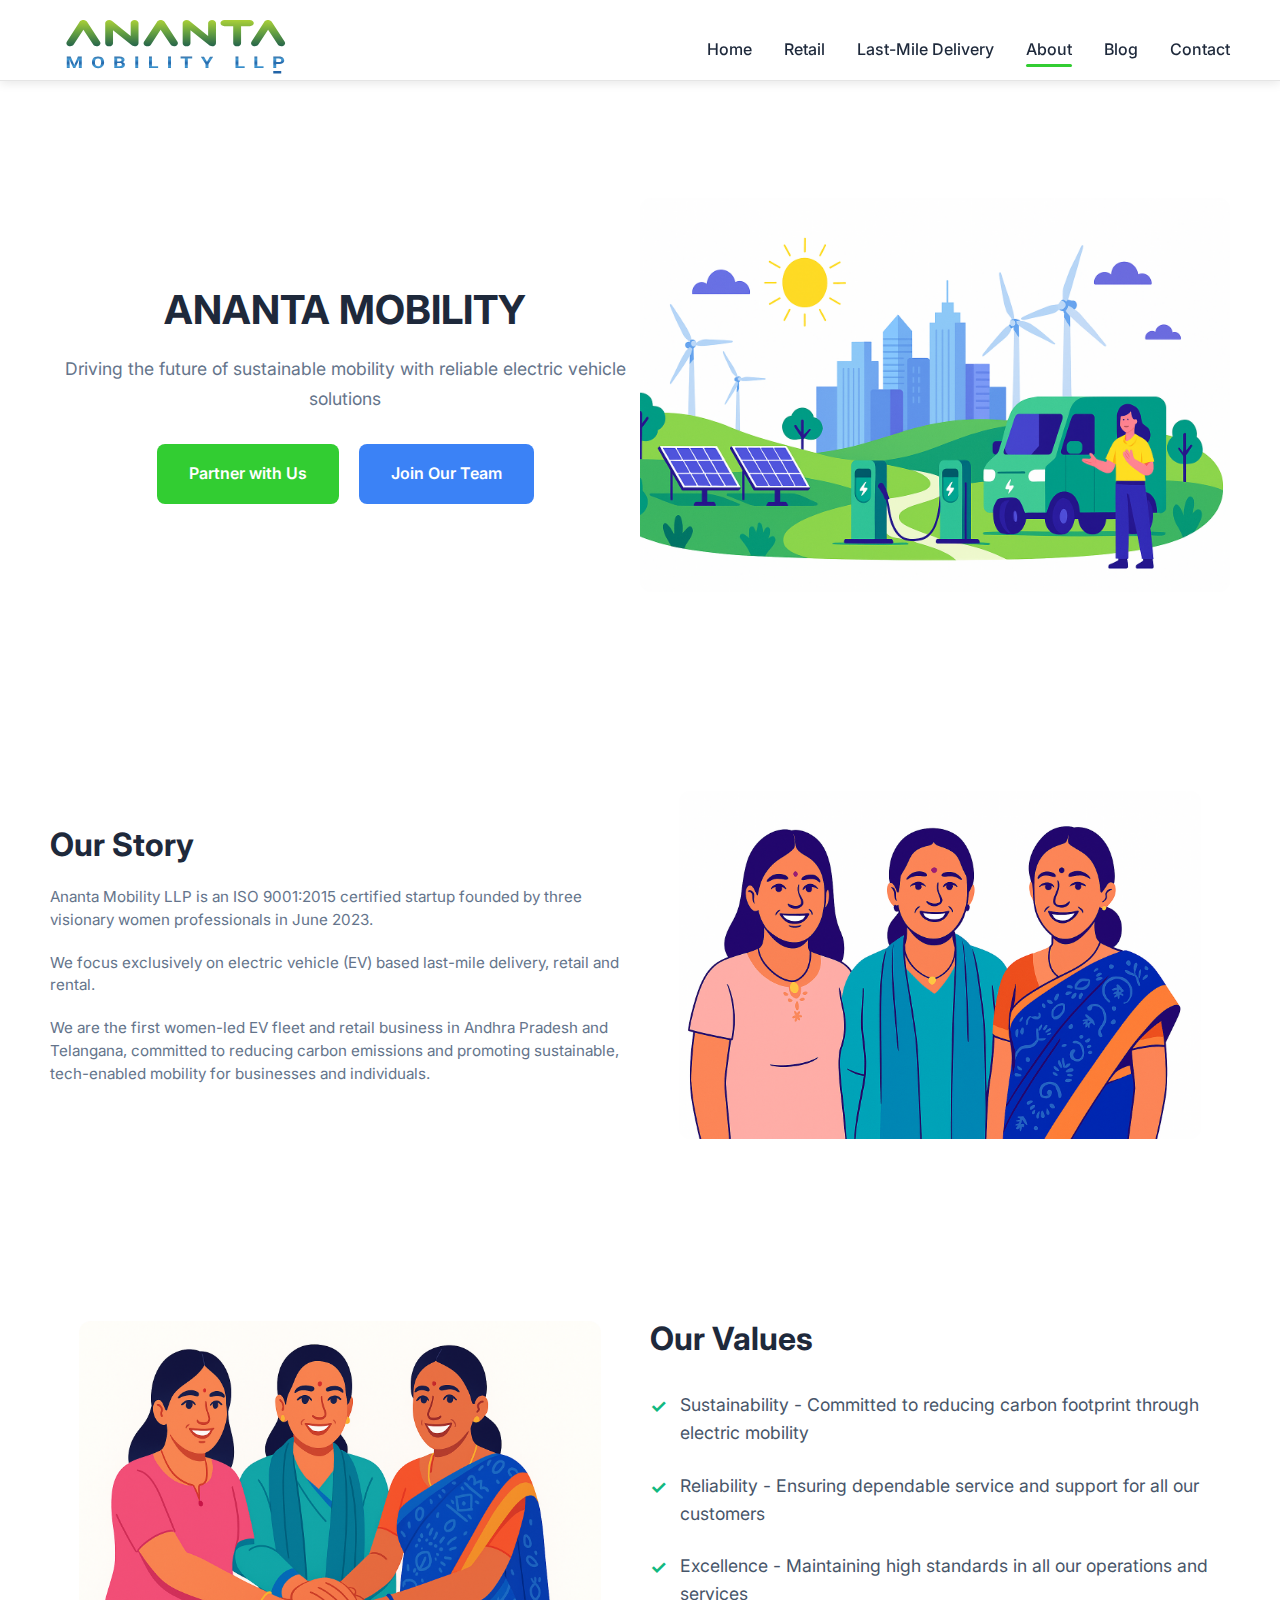
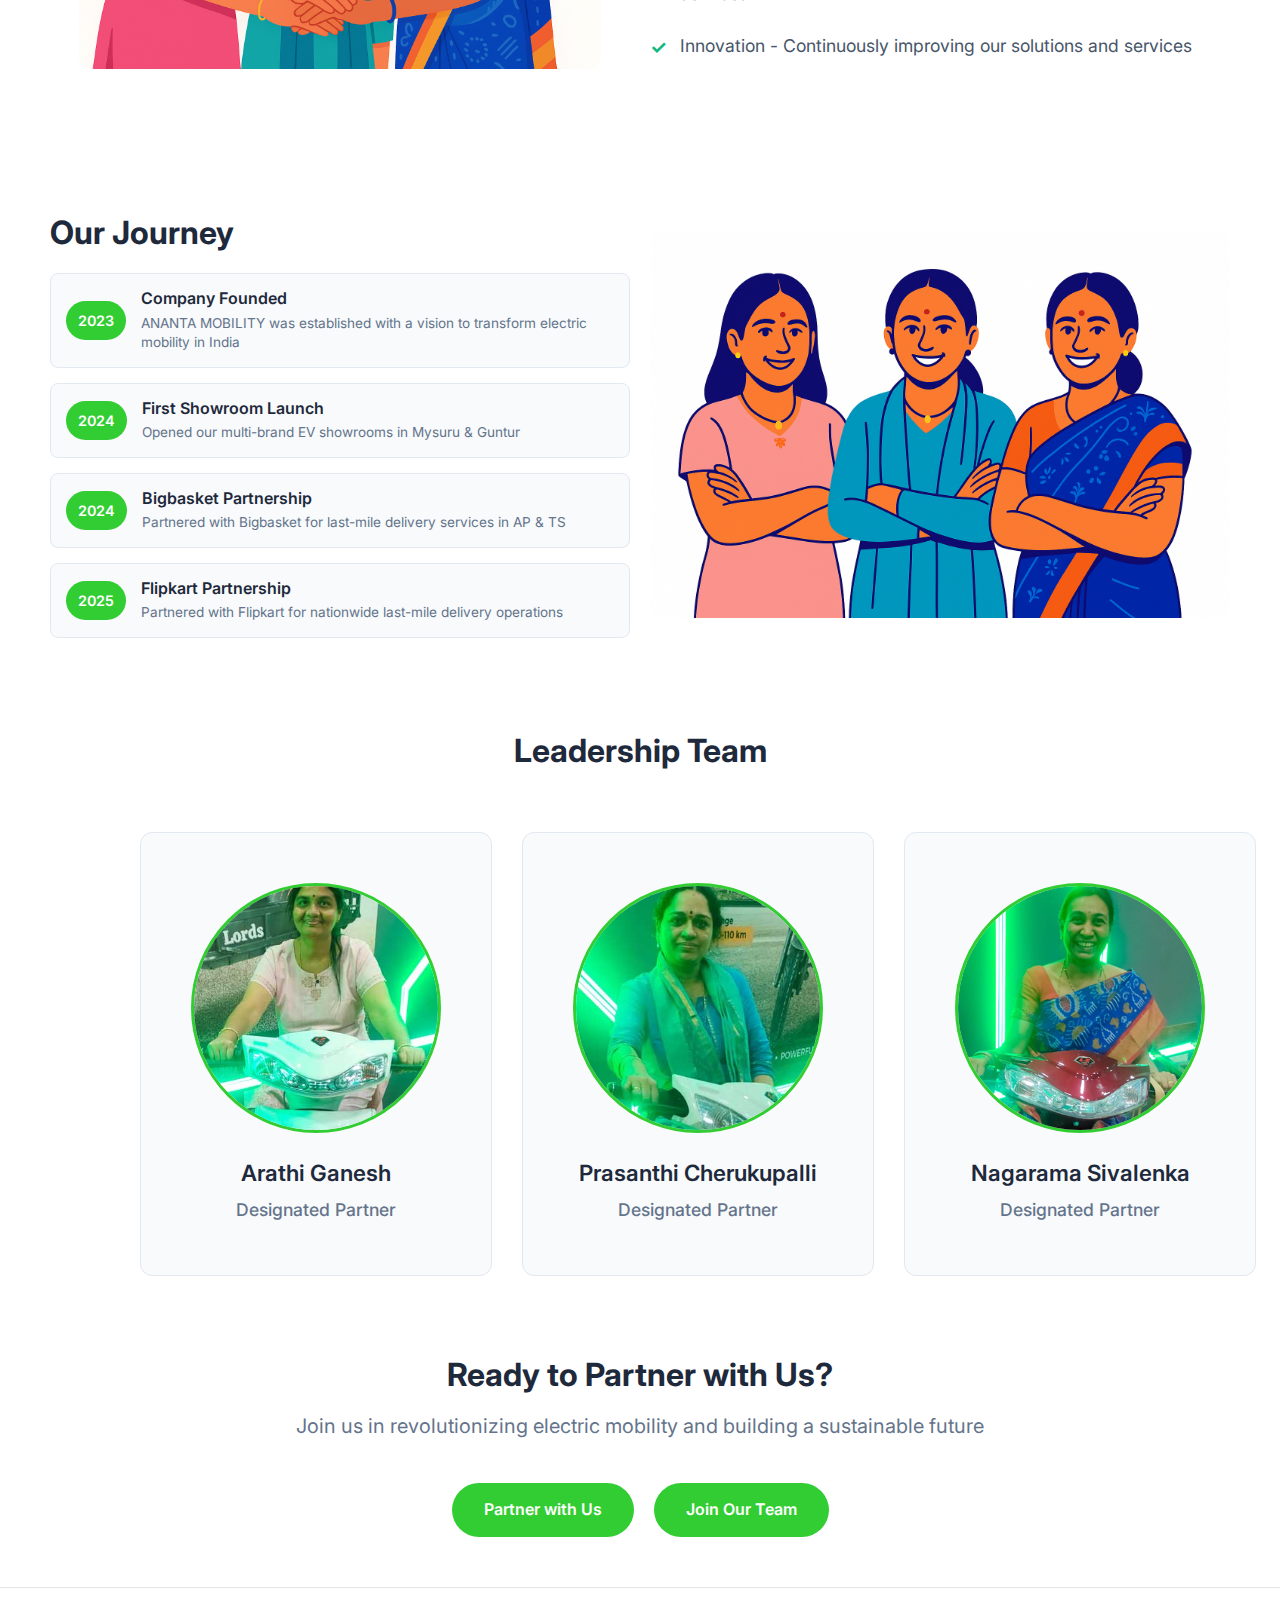
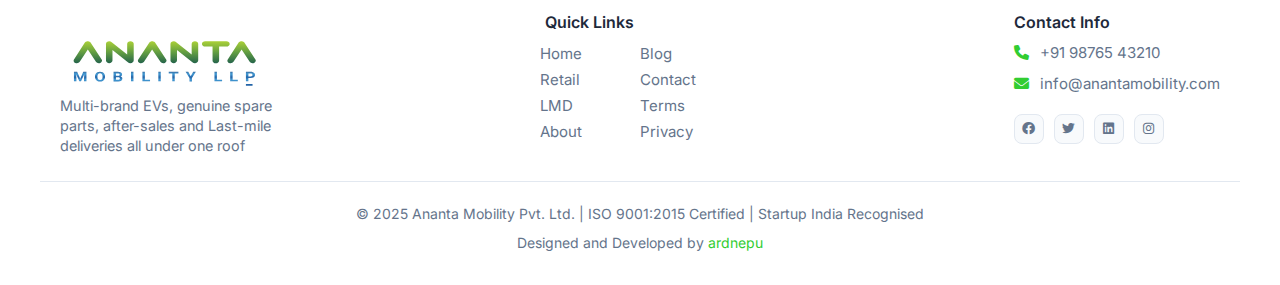
<file: about.html>
<!DOCTYPE html>
<html lang="en">
<head>
    <meta charset="UTF-8">
    <meta name="viewport" content="width=device-width, initial-scale=1.0">
    <title>About Us - ANANTA MOBILITY</title>
    <link rel="stylesheet" href="css/style.css">
    <link rel="stylesheet" href="css/about.css">
    <link rel="stylesheet" href="css/lmd.css">
    <link href="https://fonts.googleapis.com/css2?family=Inter:wght@300;400;500;600;700&display=swap" rel="stylesheet">
    <link rel="stylesheet" href="https://cdnjs.cloudflare.com/ajax/libs/font-awesome/6.0.0/css/all.min.css">
</head>
<body>
    <!-- ========================================
         1. NAVIGATION (Top of page)
         ======================================== -->
    <nav class="navbar">
        <div class="nav-container">
            <div class="nav-logo">
                <a href="index.html">
                    <img src="assets/logos/ananta-logo.svg" alt="ANANTA MOBILITY Logo">
                </a>
            </div>
            <ul class="nav-menu">
                <li class="nav-item">
                    <a href="index.html" class="nav-link nav-home">Home</a>
                </li>
                <li class="nav-item">
                    <a href="retail.html" class="nav-link nav-retail">Retail</a>
                </li>
                <li class="nav-item">
                    <a href="lmd.html" class="nav-link nav-lmd">Last-Mile Delivery</a>
                </li>
                <li class="nav-item">
                    <a href="about.html" class="nav-link nav-about active">About</a>
                </li>
                <li class="nav-item">
                    <a href="blog.html" class="nav-link nav-blog">Blog</a>
                </li>
                <li class="nav-item">
                    <a href="contact.html" class="nav-link nav-contact">Contact</a>
                </li>
            </ul>
            <div class="nav-toggle">
                <span class="bar"></span>
                <span class="bar"></span>
                <span class="bar"></span>
            </div>
        </div>
    </nav>

    <!-- ========================================
         2. STICKY CTAs (Fixed position elements)
         ======================================== -->
    <div class="sticky-ctas">
        <div class="cta-main-btn" id="ctaToggle">
            <i class="fas fa-phone"></i>
        </div>
        <div class="cta-options" id="ctaOptions">
            <a href="contact.html?reason=sales" class="cta-btn primary">Partner with us</a>
            <a href="contact.html?reason=partnership" class="cta-btn secondary">Join our team</a>
        </div>
    </div>

    <!-- Go to Top Button -->
    <div class="go-to-top-btn" id="goToTop">
        <i class="fas fa-arrow-up"></i>
    </div>

    <!-- ========================================
         3. MAIN CONTENT CONTAINER
         ======================================== -->
    <main class="seamless-content">
        <!-- ========================================
             4. HERO SECTION (First visible content)
             ======================================== -->
        <section class="hero-section">
            <div class="hero-content">
                <div class="hero-text">
                    <h1 class="hero-title">ANANTA MOBILITY</h1>
                    <p class="hero-subtitle">Driving the future of sustainable mobility with reliable electric vehicle solutions</p>
                    <div class="hero-buttons">
                        <a href="contact.html?reason=partnership" class="btn btn-primary">Partner with Us</a>
                        <a href="contact.html?reason=careers" class="btn btn-secondary">Join Our Team</a>
                    </div>
                </div>
                <div class="hero-visual">
                    <img src="assets\Illustrations\about\sustainbility.png" alt="ANANTA MOBILITY" class="hero-image">
                </div>
            </div>
        </section>

        <!-- ========================================
             5. CONTENT BLOCKS (Main page content)
             ======================================== -->
        
        <!-- Our Story -->
        <section class="story-section">
            <div class="story-wrapper">
                <div class="story-text">
                    <h2>Our Story</h2>
                    <p>Ananta Mobility LLP is an ISO 9001:2015 certified startup founded by three visionary women professionals in June 2023.</p> 
                        <p>We focus exclusively on electric vehicle (EV) based last-mile delivery, retail and rental.</p>
                        <p>We are the first women-led EV fleet and retail business in Andhra Pradesh and Telangana, committed to reducing carbon emissions and promoting sustainable, tech-enabled mobility for businesses and individuals.</p>
                </div>
                <div class="story-visual">
                    <img src="assets\Illustrations\about\our story.png" alt="Our Story" class="story-image">
                </div>
            </div>
        </section>

        <!-- Our Values -->
        <section class="values-section">
            <div class="values-wrapper">
                <div class="values-text">
                    <h2>Our Values</h2>
                    <ul class="feature-list">
                        <li>Sustainability - Committed to reducing carbon footprint through electric mobility</li>
                        <li>Reliability - Ensuring dependable service and support for all our customers</li>
                        <li>Excellence - Maintaining high standards in all our operations and services</li>
                        <li>Innovation - Continuously improving our solutions and services</li>
                    </ul>
                </div>
                <div class="values-visual">
                    <img src="assets\Illustrations\about\values.png" alt="Our Values" class="values-image">
                </div>
            </div>
        </section>

        <!-- Our Journey -->
        <section class="journey-section">
            <div class="journey-wrapper">
                <div class="journey-text">
                    <h2>Our Journey</h2>
<div class="journey-milestones">
                        <div class="milestone-item">
                            <div class="milestone-year">2023</div>
                            <div class="milestone-content">
                                <h3>Company Founded</h3>
                                <p>ANANTA MOBILITY was established with a vision to transform electric mobility in India</p>
                            </div>
                        </div>
                        <div class="milestone-item">
                            <div class="milestone-year">2024</div>
                            <div class="milestone-content">
                                <h3>First Showroom Launch</h3>
                                <p>Opened our multi-brand EV showrooms in Mysuru & Guntur</p>
                            </div>
                        </div>
                        <div class="milestone-item">
                            <div class="milestone-year">2024</div>
                            <div class="milestone-content">
                                <h3>Bigbasket Partnership</h3>
                                <p>Partnered with Bigbasket for last-mile delivery services in AP & TS</p>
                            </div>
                        </div>
                        <div class="milestone-item">
                            <div class="milestone-year">2025</div>
                            <div class="milestone-content">
                                <h3>Flipkart Partnership</h3>
                                <p>Partnered with Flipkart for nationwide last-mile delivery operations</p>
                            </div>
                        </div>
                    </div>
                </div>
                <div class="journey-visual">
                    <img src="assets\Illustrations\about\Journey.png" alt="Our Journey" class="journey-image">
                </div>
            </div>
        </section>

        <!-- Leadership Team -->
        <section class="leadership-section">
            <div class="leadership-wrapper">
                <div class="leadership-text">
                    <h2>Leadership Team</h2>
                </div>
                <div class="leadership-visual">
                    <div class="founders-grid">
                        <div class="founder-card">
                            <img src="assets/gallery/team/team-1.jpg" alt="Founder 1" class="founder-image">
                            <h3 class="founder-name">Arathi Ganesh</h3>
                            <p class="founder-designation">Designated Partner</p>
                        </div>
                        <div class="founder-card">
                            <img src="assets/gallery/team/team-4.jpg" alt="Founder 2" class="founder-image">
                            <h3 class="founder-name">Prasanthi Cherukupalli</h3>
                            <p class="founder-designation">Designated Partner</p>
                        </div>
                        <div class="founder-card">
                            <img src="assets/gallery/team/team-5.png" alt="Founder 3" class="founder-image">
                            <h3 class="founder-name">Nagarama Sivalenka</h3>
                            <p class="founder-designation">Designated Partner</p>
                        </div>
                    </div>
                </div>
            </div>
        </section>

        <!-- ========================================
             6. CTA SECTION (Pre-footer section)
             ======================================== -->
        <section class="cta-section">
            <div class="cta-content">
                <h2>Ready to Partner with Us?</h2>
                <p>Join us in revolutionizing electric mobility and building a sustainable future</p>
                <div class="cta-buttons">
                    <a href="contact.html?reason=partnership" class="btn btn-primary btn-large">Partner with Us</a>
                    <a href="contact.html?reason=careers" class="btn btn-primary btn-large">Join Our Team</a>
                </div>
            </div>
        </section>
    </main>

    <!-- ========================================
         13. FOOTER (Bottom of page)
         ======================================== -->
    <footer class="footer">
        <div class="footer-content">
            <div class="footer-section">
                <div class="footer-logo">
                    <img src="assets/logos/ananta-logo.svg" alt="ANANTA MOBILITY Logo">
                </div>
                <p>Multi-brand EVs, genuine spare parts, after-sales and Last-mile deliveries all under one roof</p>
            </div>
            <div class="footer-section">
                <h4>Quick Links</h4>
                <div class="quick-links-container">
                    <div class="quick-links-left">
                        <a href="index.html">Home</a>
                        <a href="retail.html">Retail</a>
                        <a href="lmd.html">LMD</a>
                        <a href="about.html">About</a>
                    </div>
                    <div class="quick-links-right">
                        <a href="#blog">Blog</a>
                        <a href="contact.html">Contact</a>
                        <a href="terms.html">Terms</a>
                        <a href="privacy.html">Privacy</a>
                    </div>
                </div>
            </div>
            <div class="footer-section">
                <h4>Contact Info</h4>
                <div class="contact-info">
                    <p><i class="fas fa-phone"></i> +91 98765 43210</p>
                    <p><i class="fas fa-envelope"></i> info@anantamobility.com</p>
                </div>
                <div class="social-icons">
                    <a href="#" aria-label="Facebook"><i class="fab fa-facebook"></i></a>
                    <a href="#" aria-label="Twitter"><i class="fab fa-twitter"></i></a>
                    <a href="#" aria-label="LinkedIn"><i class="fab fa-linkedin"></i></a>
                    <a href="#" aria-label="Instagram"><i class="fab fa-instagram"></i></a>
                </div>
            </div>
        </div>
        <div class="footer-bottom">
            <p>© 2025 Ananta Mobility Pvt. Ltd. | ISO 9001:2015 Certified | Startup India Recognised</p>
            <p>Designed and Developed by <a href="https://www.ardnepu.com" target="_blank">ardnepu</a></p>
        </div>
    </footer>

    <!-- ========================================
         JAVASCRIPT FUNCTIONALITY
         ======================================== -->
    <script src="js/main.js"></script>
    <script>
        document.addEventListener('DOMContentLoaded', function() {
            // CTA Button Toggle
            const ctaToggle = document.getElementById('ctaToggle');
            const stickyCtas = document.querySelector('.sticky-ctas');
            
            if (ctaToggle && stickyCtas) {
                ctaToggle.addEventListener('click', function() {
                    stickyCtas.classList.toggle('active');
                });
                
                document.addEventListener('click', function(event) {
                    if (!stickyCtas.contains(event.target)) {
                        stickyCtas.classList.remove('active');
                    }
                });
            }
            
            // Mobile Navigation Toggle
            const navToggle = document.querySelector('.nav-toggle');
            const navMenu = document.querySelector('.nav-menu');
            
            if (navToggle && navMenu) {
                let isMenuOpen = false;
                
                function applyMobileStyles() {
                    if (window.innerWidth <= 768) {
                        navMenu.style.cssText = `
                            position: fixed !important;
                            top: 80px !important;
                            right: 20px !important;
                            width: 160px !important;
                            height: 0rem !important;
                            background: linear-gradient(135deg, rgba(255, 255, 255, 0.95) 0%, rgba(248, 250, 252, 0.95) 100%) !important;
                            flex-direction: column !important;
                            justify-content: flex-start !important;
                            align-items: stretch !important;
                            transition: opacity 0.3s ease, transform 0.3s ease !important;
                            z-index: 1000 !important;
                            backdrop-filter: blur(12px) !important;
                            display: flex !important;
                            box-shadow: 0 8px 32px rgba(0, 0, 0, 0.12), 0 2px 8px rgba(0, 0, 0, 0.08) !important;
                            padding: 0.2rem 0 !important;
                            margin: 0 !important;
                            border-radius: 12px !important;
                            border: 1px solid rgba(255, 255, 255, 0.2) !important;
                            opacity: 0 !important;
                            transform: translateY(-10px) !important;
                        `;
                        isMenuOpen = false;
                    } else {
                        navMenu.style.cssText = `
                            position: static !important;
                            top: auto !important;
                            left: auto !important;
                            width: auto !important;
                            height: auto !important;
                            background: transparent !important;
                            flex-direction: row !important;
                            justify-content: flex-end !important;
                            align-items: center !important;
                            transition: none !important;
                            z-index: auto !important;
                            backdrop-filter: none !important;
                            display: flex !important;
                            box-shadow: none !important;
                            padding: 0 !important;
                            margin: 0 !important;
                        `;
                        isMenuOpen = false;
                    }
                }
                
                applyMobileStyles();
                window.addEventListener('resize', applyMobileStyles);
                
                navToggle.addEventListener('click', function(e) {
                    e.preventDefault();
                    e.stopPropagation();
                    
                    if (window.innerWidth <= 768) {
                        if (isMenuOpen) {
                            navMenu.classList.remove('active');
                            navMenu.style.opacity = '0';
                            navMenu.style.transform = 'translateY(-10px)';
                            navToggle.classList.remove('active');
                            isMenuOpen = false;
                        } else {
                            navMenu.classList.add('active');
                            navMenu.style.opacity = '1';
                            navMenu.style.transform = 'translateY(0)';
                            navToggle.classList.add('active');
                            isMenuOpen = true;
                            
                            navMenu.style.cssText = `
                                position: fixed !important;
                                top: 80px !important;
                                right: 20px !important;
                                width: 160px !important;
                                height: auto !important;
                                background: linear-gradient(135deg, rgba(255, 255, 255, 0.95) 0%, rgba(248, 250, 252, 0.95) 100%) !important;
                                flex-direction: column !important;
                                justify-content: flex-start !important;
                                align-items: stretch !important;
                                transition: opacity 0.3s ease, transform 0.3s ease !important;
                                z-index: 1000 !important;
                                backdrop-filter: blur(12px) !important;
                                display: flex !important;
                                box-shadow: 0 8px 32px rgba(0, 0, 0, 0.12), 0 2px 8px rgba(0, 0, 0, 0.08) !important;
                                padding: 0.2rem 0 !important;
                                margin: 0 !important;
                                border-radius: 12px !important;
                                border: 1px solid rgba(255, 255, 255, 0.2) !important;
                                opacity: 1 !important;
                                transform: translateY(0) !important;
                            `;
                        }
                    }
                });
                
                // Close menu on link click
                const navLinks = document.querySelectorAll('.nav-link');
                navLinks.forEach(link => {
                    link.addEventListener('click', function() {
                        navToggle.classList.remove('active');
                        navMenu.classList.remove('active');
                        navMenu.style.opacity = '0';
                        navMenu.style.transform = 'translateY(-10px)';
                        isMenuOpen = false;
                    });
                });
                
                // Close menu on outside click
                document.addEventListener('click', function(event) {
                    if (!navToggle.contains(event.target) && !navMenu.contains(event.target)) {
                        navToggle.classList.remove('active');
                        navMenu.classList.remove('active');
                        navMenu.style.opacity = '0';
                        navMenu.style.transform = 'translateY(-10px)';
                        isMenuOpen = false;
                    }
                });
            }
            
            // Go to Top Button
            const goToTopBtn = document.getElementById('goToTop');
            if (goToTopBtn) {
                goToTopBtn.addEventListener('click', function() {
                    window.scrollTo({
                        top: 0,
                        behavior: 'smooth'
                    });
                });
            }
        });
    </script>
</body>
</html>
</file>
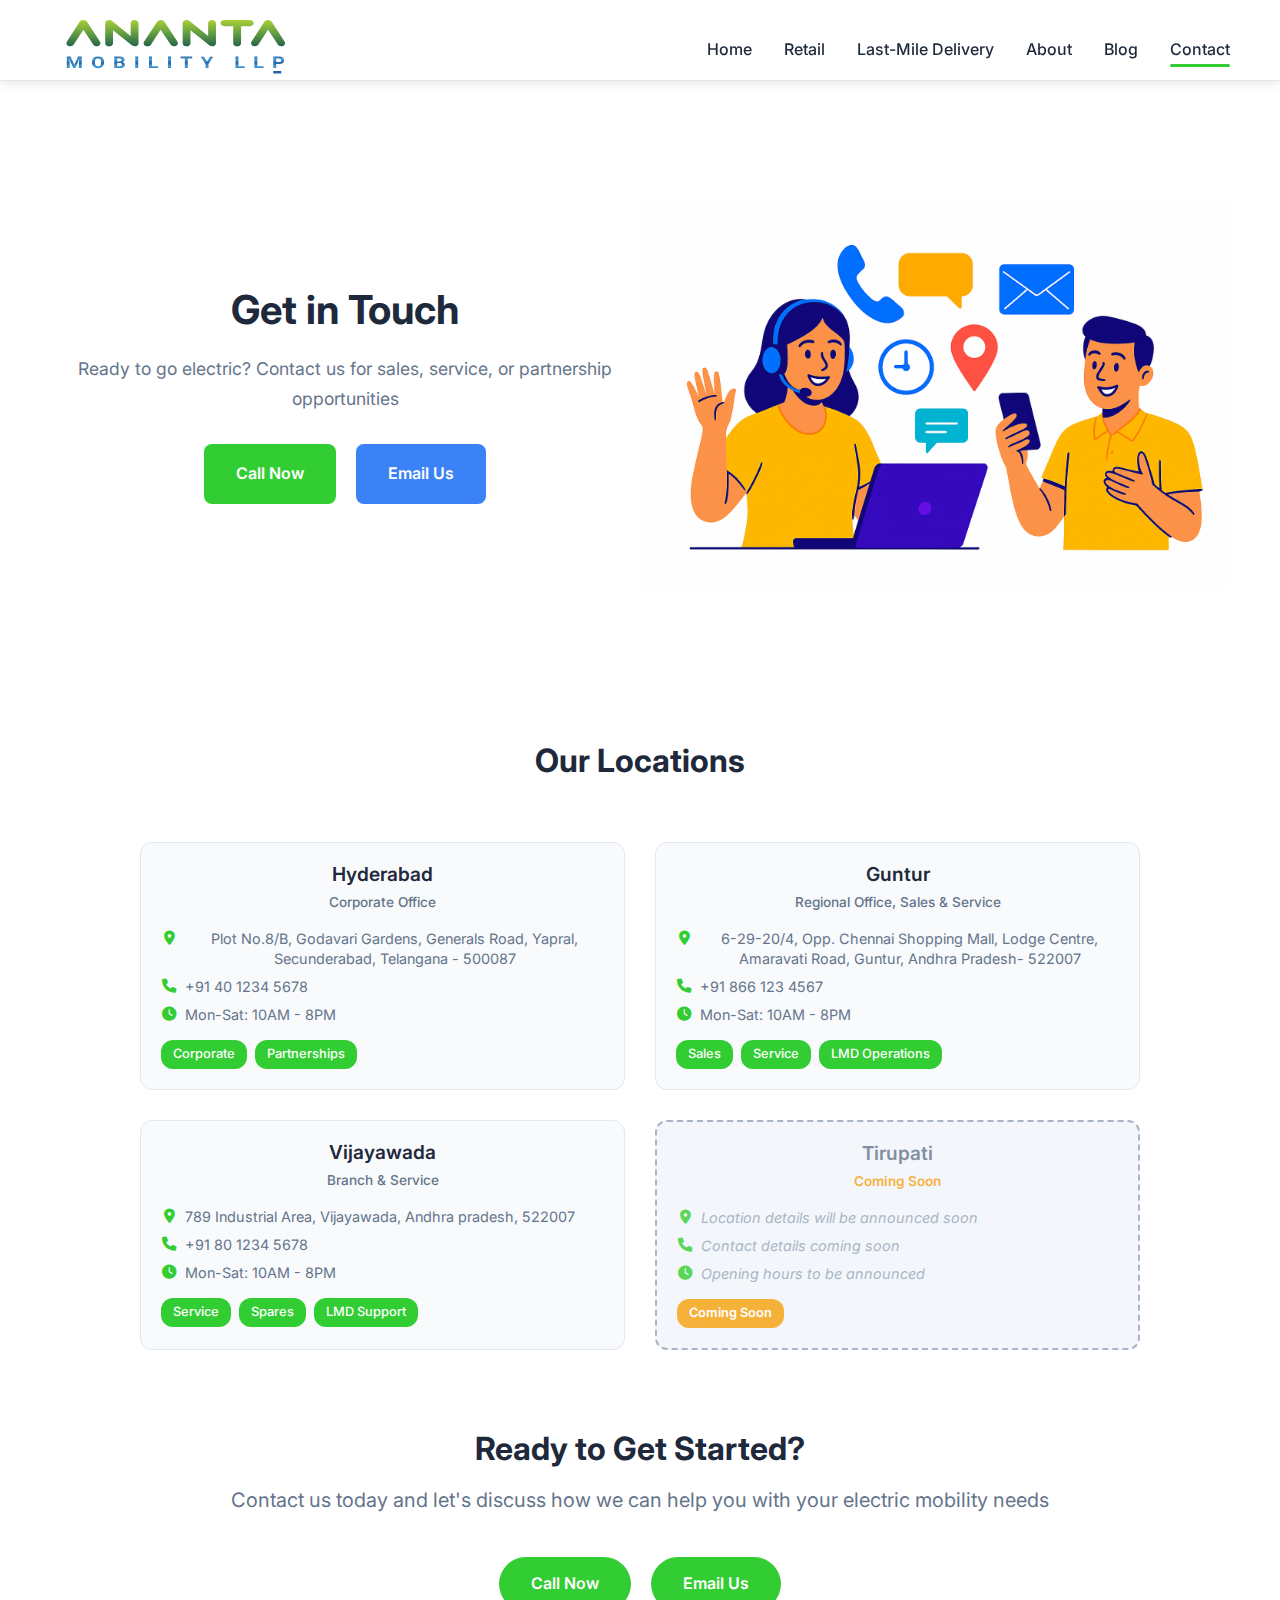
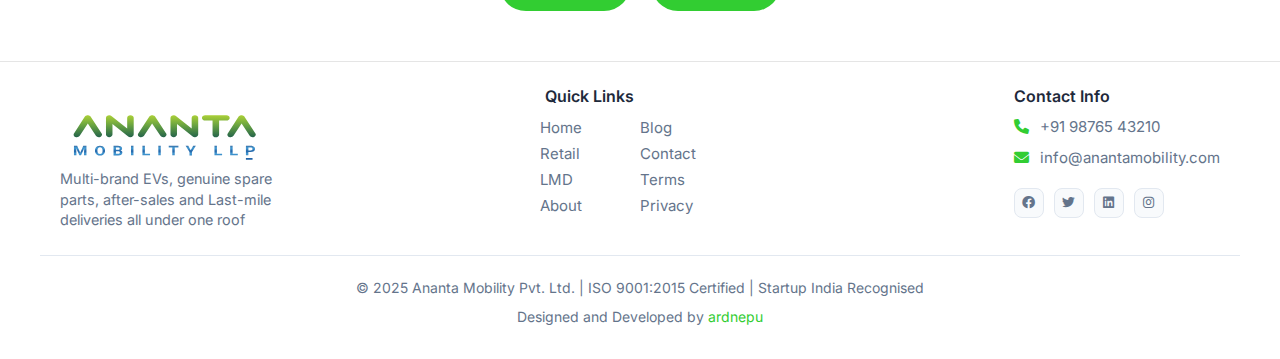
<file: contact.html>
<!DOCTYPE html>
<html lang="en">
<head>
    <meta charset="UTF-8">
    <meta name="viewport" content="width=device-width, initial-scale=1.0">
    <title>Contact Us - ANANTA MOBILITY</title>
    <link rel="stylesheet" href="css/style.css">
    <link rel="stylesheet" href="css/contact.css">
    <link rel="stylesheet" href="css/lmd.css">
    <link href="https://fonts.googleapis.com/css2?family=Inter:wght@300;400;500;600;700&display=swap" rel="stylesheet">
    <link rel="stylesheet" href="https://cdnjs.cloudflare.com/ajax/libs/font-awesome/6.0.0/css/all.min.css">
</head>
<body>
    <!-- ========================================
         1. NAVIGATION (Top of page)
         ======================================== -->
    <nav class="navbar">
        <div class="nav-container">
            <div class="nav-logo">
                <a href="index.html">
                <img src="assets/logos/ananta-logo.svg" alt="ANANTA MOBILITY Logo">
                </a>
            </div>
            <ul class="nav-menu">
                <li class="nav-item">
                    <a href="index.html" class="nav-link nav-home">Home</a>
                </li>
                <li class="nav-item">
                    <a href="retail.html" class="nav-link nav-retail">Retail</a>
                </li>
                <li class="nav-item">
                    <a href="lmd.html" class="nav-link nav-lmd">Last-Mile Delivery</a>
                </li>
                <li class="nav-item">
                    <a href="about.html" class="nav-link nav-about">About</a>
                </li>
                <li class="nav-item">
                    <a href="blog.html" class="nav-link nav-blog">Blog</a>
                </li>
                <li class="nav-item">
                    <a href="contact.html" class="nav-link nav-contact active">Contact</a>
                </li>
            </ul>
            <div class="nav-toggle">
                <span class="bar"></span>
                <span class="bar"></span>
                <span class="bar"></span>
            </div>
        </div>
    </nav>

    <!-- ========================================
         2. STICKY CTAs (Fixed position elements)
         ======================================== -->
    <div class="sticky-ctas">
        <div class="cta-main-btn" id="ctaToggle">
            <i class="fas fa-phone"></i>
        </div>
        <div class="cta-options" id="ctaOptions">
            <a href="tel:+919876543210" class="cta-btn primary">Partner with us</a>
            <a href="https://wa.me/919876543210" class="cta-btn secondary">Ride with us</a>
        </div>
    </div>

    <!-- Go to Top Button -->
    <div class="go-to-top-btn" id="goToTop">
        <i class="fas fa-arrow-up"></i>
    </div>

    <!-- ========================================
         3. MAIN CONTENT CONTAINER
         ======================================== -->
    <main class="seamless-content">
        <!-- ========================================
             4. HERO SECTION (First visible content)
             ======================================== -->
        <section class="hero-section">
            <div class="hero-content">
                <div class="hero-text">
                    <h1 class="hero-title">Get in Touch</h1>
                    <p class="hero-subtitle">Ready to go electric? Contact us for sales, service, or partnership opportunities</p>
                    <div class="hero-buttons">
                        <a href="tel:+919876543210" class="btn btn-primary">Call Now</a>
                        <a href="https://wa.me/919876543210" class="btn btn-secondary">Email Us</a>
                    </div>
                </div>
                <div class="hero-visual">
                    <img src="assets\Illustrations\Contact\Contact.png" alt="Contact Us" class="hero-image">
            </div>
        </div>
    </section>

        <!-- ========================================
             5. CONTENT BLOCKS (Main page content)
             ======================================== -->
        
        <!-- Our Locations -->
        <section class="locations-section">
            <div class="locations-wrapper">
                <div class="locations-text">
                    <h2>Our Locations</h2>
                </div>
                <div class="locations-grid">
                    <div class="location-item">
                        <div class="location-header">
                            <h3>Hyderabad</h3>
                            <p class="location-type">Corporate Office</p>
                        </div>
                        <div class="location-details">
                            <div class="location-detail">
                                <i class="fas fa-map-marker-alt"></i>
                                <span>Plot No.8/B, Godavari Gardens, Generals Road, Yapral, Secunderabad, Telangana - 500087</span>
                            </div>
                            <div class="location-detail">
                                <i class="fas fa-phone"></i>
                                <span>+91 40 1234 5678</span>
                            </div>
                            <div class="location-detail">
                                <i class="fas fa-clock"></i>
                                <span>Mon-Sat: 10AM - 8PM</span>
                            </div>
                        </div>
                        <div class="location-features">
                            <span class="feature-tag">Corporate</span>
                            <span class="feature-tag">Partnerships</span>
                        </div>
                    </div>
                    <div class="location-item">
                        <div class="location-header">
                            <h3>Guntur</h3>
                            <p class="location-type">Regional Office, Sales & Service</p>
                        </div>
                        <div class="location-details">
                            <div class="location-detail">
                                <i class="fas fa-map-marker-alt"></i>
                                <span>6-29-20/4, Opp. Chennai Shopping Mall, Lodge Centre, Amaravati Road, Guntur, Andhra Pradesh- 522007
                                </span>
                            </div>
                            <div class="location-detail">
                                <i class="fas fa-phone"></i>
                                <span>+91 866 123 4567</span>
                            </div>
                            <div class="location-detail">
                                <i class="fas fa-clock"></i>
                                <span>Mon-Sat: 10AM - 8PM</span>
                            </div>
                        </div>
                        <div class="location-features">
                            <span class="feature-tag">Sales</span>
                            <span class="feature-tag">Service</span>
                            <span class="feature-tag">LMD Operations</span>
                        </div>
                    </div>
                    <div class="location-item">
                        <div class="location-header">
                            <h3>Vijayawada</h3>
                            <p class="location-type">Branch & Service</p>
                        </div>
                        <div class="location-details">
                            <div class="location-detail">
                                <i class="fas fa-map-marker-alt"></i>
                                <span>789 Industrial Area, Vijayawada, Andhra pradesh, 522007</span>
                            </div>
                            <div class="location-detail">
                                <i class="fas fa-phone"></i>
                                <span>+91 80 1234 5678</span>
                            </div>
                            <div class="location-detail">
                                <i class="fas fa-clock"></i>
                                <span>Mon-Sat: 10AM - 8PM</span>
                            </div>
                        </div>
                        <div class="location-features">
                            <span class="feature-tag">Service</span>
                            <span class="feature-tag">Spares</span>
                            <span class="feature-tag">LMD Support</span>
                        </div>
                    </div>
                    <div class="location-item coming-soon">
                        <div class="location-header">
                            <h3>Tirupati</h3>
                            <p class="location-type">Coming Soon</p>
                        </div>
                        <div class="location-details">
                            <div class="location-detail">
                                <i class="fas fa-map-marker-alt"></i>
                                <span>Location details will be announced soon</span>
                            </div>
                            <div class="location-detail">
                                <i class="fas fa-phone"></i>
                                <span>Contact details coming soon</span>
                            </div>
                            <div class="location-detail">
                                <i class="fas fa-clock"></i>
                                <span>Opening hours to be announced</span>
                            </div>
                        </div>
                        <div class="location-features">
                            <span class="feature-tag coming-soon-tag">Coming Soon</span>
                        </div>
                    </div>
                </div>
            </div>
        </section>

        <!-- ========================================
             6. CTA SECTION (Pre-footer section)
             ======================================== -->
        <section class="cta-section">
            <div class="cta-content">
                <h2>Ready to Get Started?</h2>
                <p>Contact us today and let's discuss how we can help you with your electric mobility needs</p>
                <div class="cta-buttons">
                    <a href="tel:+919876543210" class="btn btn-primary btn-large">Call Now</a>
                    <a href="https://wa.me/919876543210" class="btn btn-primary btn-large">Email Us</a>
            </div>
        </div>
    </section>
    </main>

    <!-- ========================================
         13. FOOTER (Bottom of page)
         ======================================== -->
    <footer class="footer">
        <div class="footer-content">
            <div class="footer-section">
                <div class="footer-logo">
                    <img src="assets/logos/ananta-logo.svg" alt="ANANTA MOBILITY Logo">
                </div>
                <p>Multi-brand EVs, genuine spare parts, after-sales and Last-mile deliveries all under one roof</p>
            </div>
            <div class="footer-section">
                <h4>Quick Links</h4>
                <div class="quick-links-container">
                    <div class="quick-links-left">
                        <a href="index.html">Home</a>
                        <a href="retail.html">Retail</a>
                        <a href="lmd.html">LMD</a>
                        <a href="about.html">About</a>
                    </div>
                    <div class="quick-links-right">
                        <a href="#blog">Blog</a>
                        <a href="contact.html">Contact</a>
                        <a href="terms.html">Terms</a>
                        <a href="privacy.html">Privacy</a>
                    </div>
                </div>
            </div>
            <div class="footer-section">
                <h4>Contact Info</h4>
                <div class="contact-info">
                    <p><i class="fas fa-phone"></i> +91 98765 43210</p>
                    <p><i class="fas fa-envelope"></i> info@anantamobility.com</p>
                </div>
                <div class="social-icons">
                    <a href="#" aria-label="Facebook"><i class="fab fa-facebook"></i></a>
                    <a href="#" aria-label="Twitter"><i class="fab fa-twitter"></i></a>
                    <a href="#" aria-label="LinkedIn"><i class="fab fa-linkedin"></i></a>
                    <a href="#" aria-label="Instagram"><i class="fab fa-instagram"></i></a>
                </div>
            </div>
        </div>
        <div class="footer-bottom">
            <p>© 2025 Ananta Mobility Pvt. Ltd. | ISO 9001:2015 Certified | Startup India Recognised</p>
            <p>Designed and Developed by <a href="https://www.ardnepu.com" target="_blank">ardnepu</a></p>
        </div>
    </footer>

    <!-- ========================================
         JAVASCRIPT FUNCTIONALITY
         ======================================== -->
    <script src="js/main.js"></script>
    <script>
        document.addEventListener('DOMContentLoaded', function() {
            // CTA Button Toggle
            const ctaToggle = document.getElementById('ctaToggle');
            const stickyCtas = document.querySelector('.sticky-ctas');
            
            if (ctaToggle && stickyCtas) {
                ctaToggle.addEventListener('click', function() {
                    stickyCtas.classList.toggle('active');
                });
                
                document.addEventListener('click', function(event) {
                    if (!stickyCtas.contains(event.target)) {
                        stickyCtas.classList.remove('active');
                    }
                });
            }
            
            // Mobile Navigation Toggle
            const navToggle = document.querySelector('.nav-toggle');
            const navMenu = document.querySelector('.nav-menu');
            
            if (navToggle && navMenu) {
                let isMenuOpen = false;
                
                function applyMobileStyles() {
                    if (window.innerWidth <= 768) {
                        navMenu.style.cssText = `
                            position: fixed !important;
                            top: 80px !important;
                            right: 20px !important;
                            width: 160px !important;
                            height: 0rem !important;
                            background: linear-gradient(135deg, rgba(255, 255, 255, 0.95) 0%, rgba(248, 250, 252, 0.95) 100%) !important;
                            flex-direction: column !important;
                            justify-content: flex-start !important;
                            align-items: stretch !important;
                            transition: opacity 0.3s ease, transform 0.3s ease !important;
                            z-index: 1000 !important;
                            backdrop-filter: blur(12px) !important;
                            display: flex !important;
                            box-shadow: 0 8px 32px rgba(0, 0, 0, 0.12), 0 2px 8px rgba(0, 0, 0, 0.08) !important;
                            padding: 0.2rem 0 !important;
                            margin: 0 !important;
                            border-radius: 12px !important;
                            border: 1px solid rgba(255, 255, 255, 0.2) !important;
                            opacity: 0 !important;
                            transform: translateY(-10px) !important;
                        `;
                        isMenuOpen = false;
                    } else {
                        navMenu.style.cssText = `
                            position: static !important;
                            top: auto !important;
                            left: auto !important;
                            width: auto !important;
                            height: auto !important;
                            background: transparent !important;
                            flex-direction: row !important;
                            justify-content: flex-end !important;
                            align-items: center !important;
                            transition: none !important;
                            z-index: auto !important;
                            backdrop-filter: none !important;
                            display: flex !important;
                            box-shadow: none !important;
                            padding: 0 !important;
                            margin: 0 !important;
                        `;
                        isMenuOpen = false;
                    }
                }
                
                applyMobileStyles();
                window.addEventListener('resize', applyMobileStyles);
                
                navToggle.addEventListener('click', function(e) {
                    e.preventDefault();
                    e.stopPropagation();
                    
                    if (window.innerWidth <= 768) {
                        if (isMenuOpen) {
                            navMenu.classList.remove('active');
                            navMenu.style.opacity = '0';
                            navMenu.style.transform = 'translateY(-10px)';
                            navToggle.classList.remove('active');
                            isMenuOpen = false;
                        } else {
                            navMenu.classList.add('active');
                            navMenu.style.opacity = '1';
                            navMenu.style.transform = 'translateY(0)';
                            navToggle.classList.add('active');
                            isMenuOpen = true;
                            
                            navMenu.style.cssText = `
                                position: fixed !important;
                                top: 80px !important;
                                right: 20px !important;
                                width: 160px !important;
                                height: auto !important;
                                background: linear-gradient(135deg, rgba(255, 255, 255, 0.95) 0%, rgba(248, 250, 252, 0.95) 100%) !important;
                                flex-direction: column !important;
                                justify-content: flex-start !important;
                                align-items: stretch !important;
                                transition: opacity 0.3s ease, transform 0.3s ease !important;
                                z-index: 1000 !important;
                                backdrop-filter: blur(12px) !important;
                                display: flex !important;
                                box-shadow: 0 8px 32px rgba(0, 0, 0, 0.12), 0 2px 8px rgba(0, 0, 0, 0.08) !important;
                                padding: 0.2rem 0 !important;
                                margin: 0 !important;
                                border-radius: 12px !important;
                                border: 1px solid rgba(255, 255, 255, 0.2) !important;
                                opacity: 1 !important;
                                transform: translateY(0) !important;
                            `;
                        }
                    }
                });
                
                // Close menu on link click
                const navLinks = document.querySelectorAll('.nav-link');
                navLinks.forEach(link => {
                    link.addEventListener('click', function() {
                        navToggle.classList.remove('active');
                        navMenu.classList.remove('active');
                        navMenu.style.opacity = '0';
                        navMenu.style.transform = 'translateY(-10px)';
                        isMenuOpen = false;
                    });
                });
                
                // Close menu on outside click
                document.addEventListener('click', function(event) {
                    if (!navToggle.contains(event.target) && !navMenu.contains(event.target)) {
                        navToggle.classList.remove('active');
                        navMenu.classList.remove('active');
                        navMenu.style.opacity = '0';
                        navMenu.style.transform = 'translateY(-10px)';
                        isMenuOpen = false;
                    }
                });
        }

        // Form pre-filling based on URL parameters
            const urlParams = new URLSearchParams(window.location.search);
            const reason = urlParams.get('reason');
            const plan = urlParams.get('plan');
            
            if (reason && document.querySelector('#reason')) {
                document.querySelector('#reason').value = reason;
            }
            
            if (plan && document.querySelector('#subject')) {
                document.querySelector('#subject').value = `Quote request for ${plan} plan`;
            }
            
            // Go to Top Button
            const goToTopBtn = document.getElementById('goToTop');
            if (goToTopBtn) {
                goToTopBtn.addEventListener('click', function() {
                    window.scrollTo({
                        top: 0,
                        behavior: 'smooth'
                    });
                });
            }
        });
    </script>
</body>
</html>
</file>
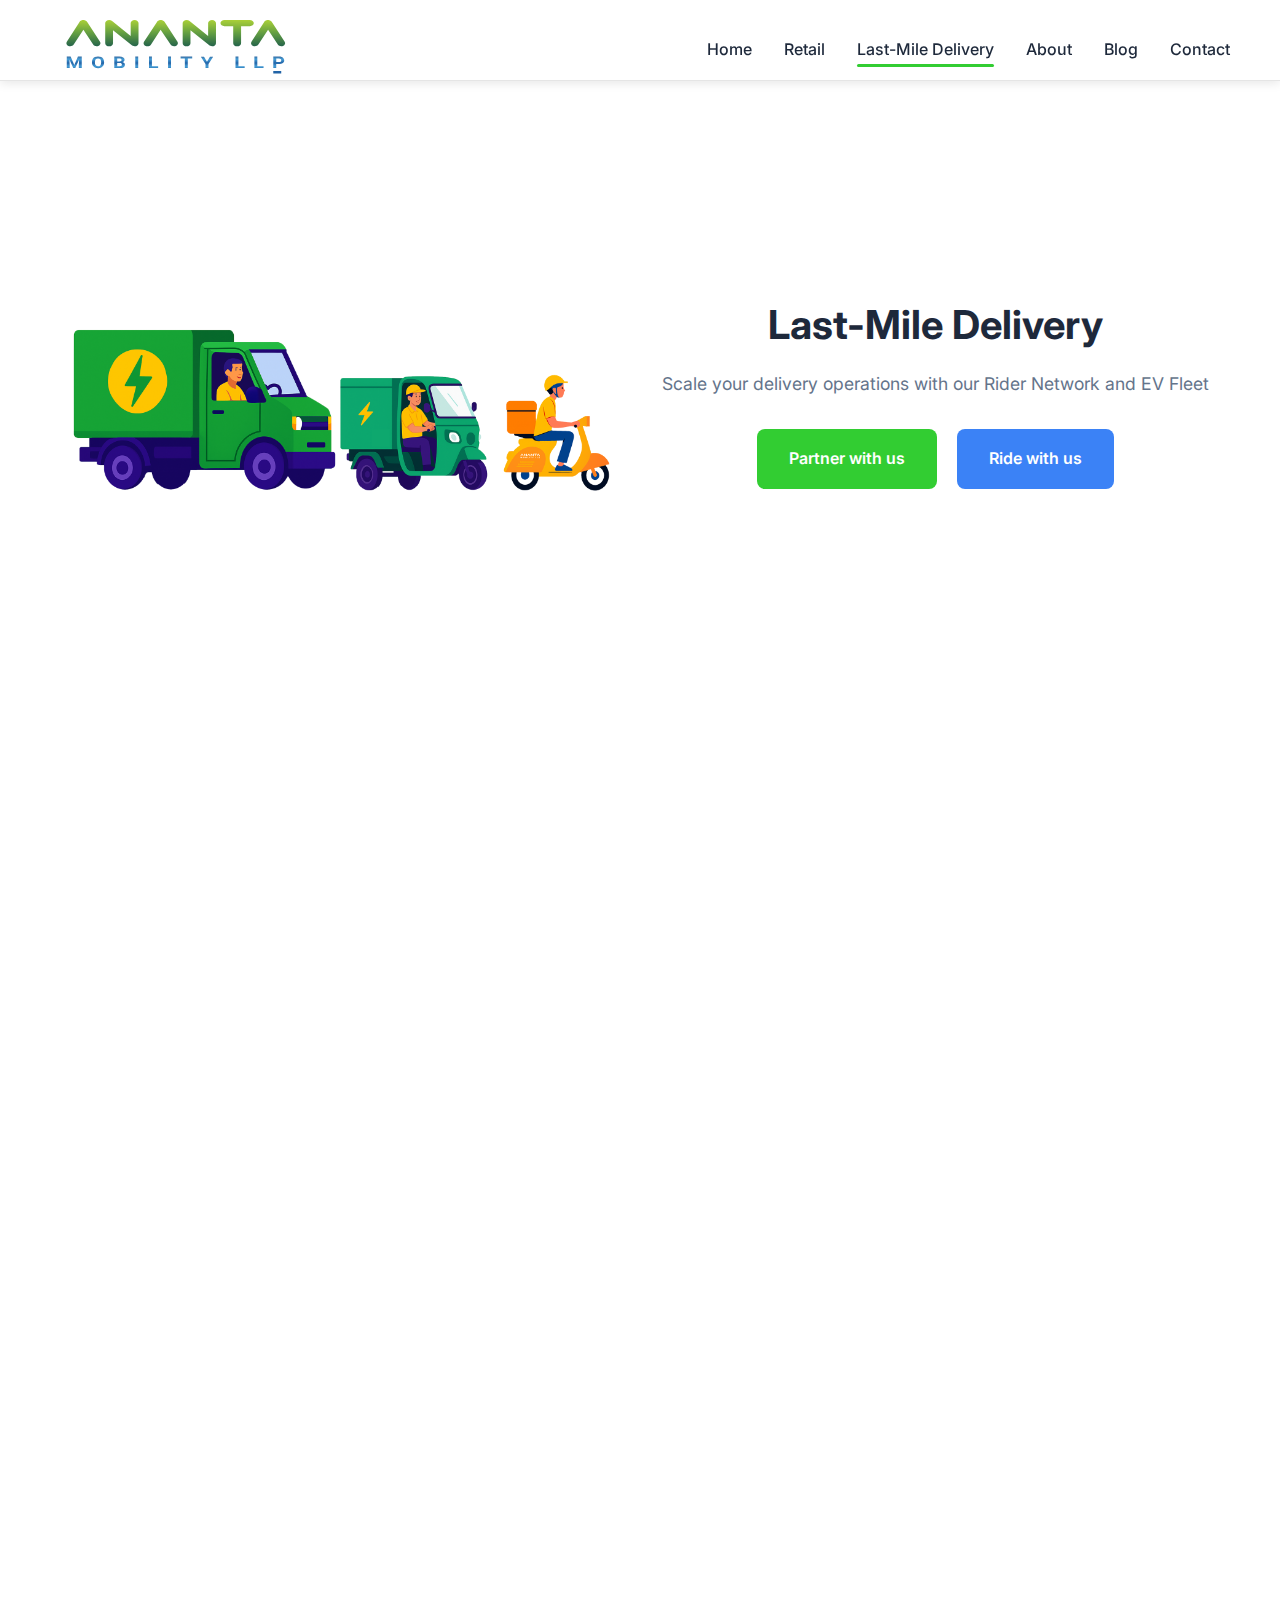
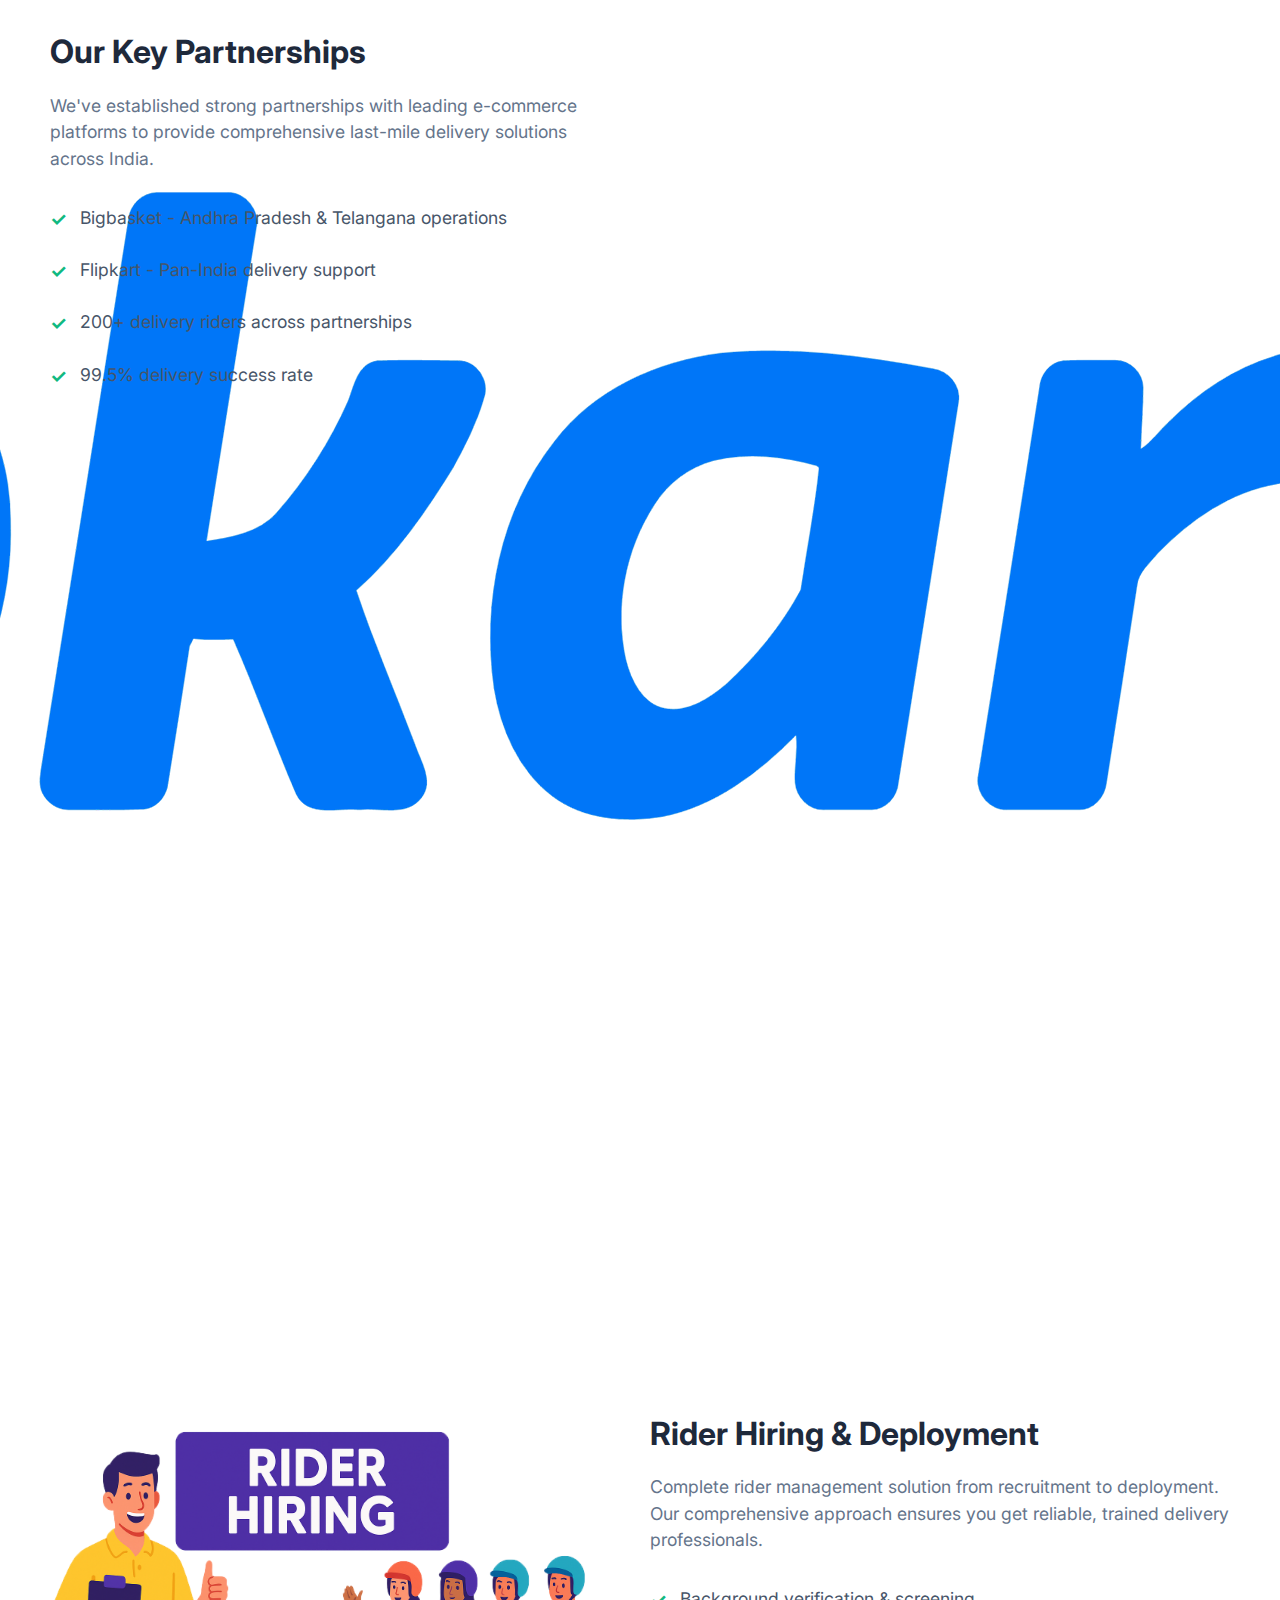
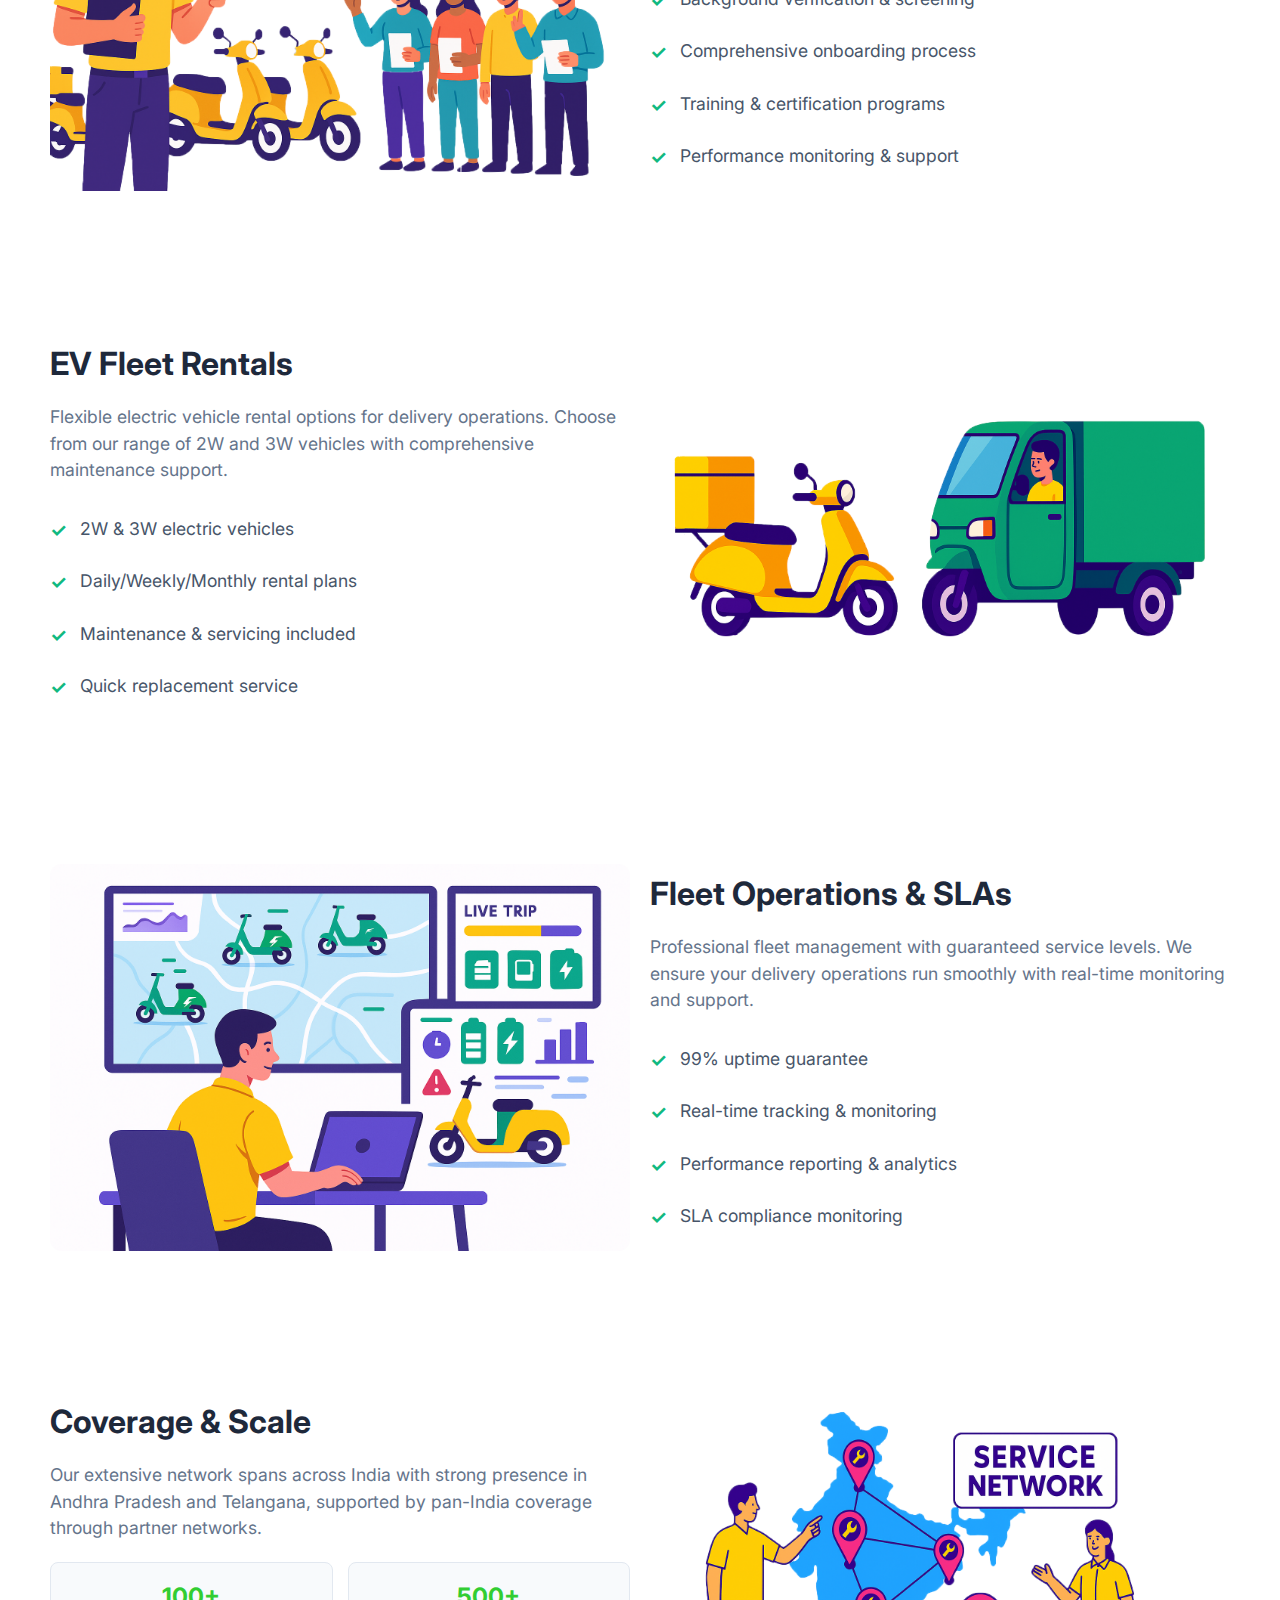
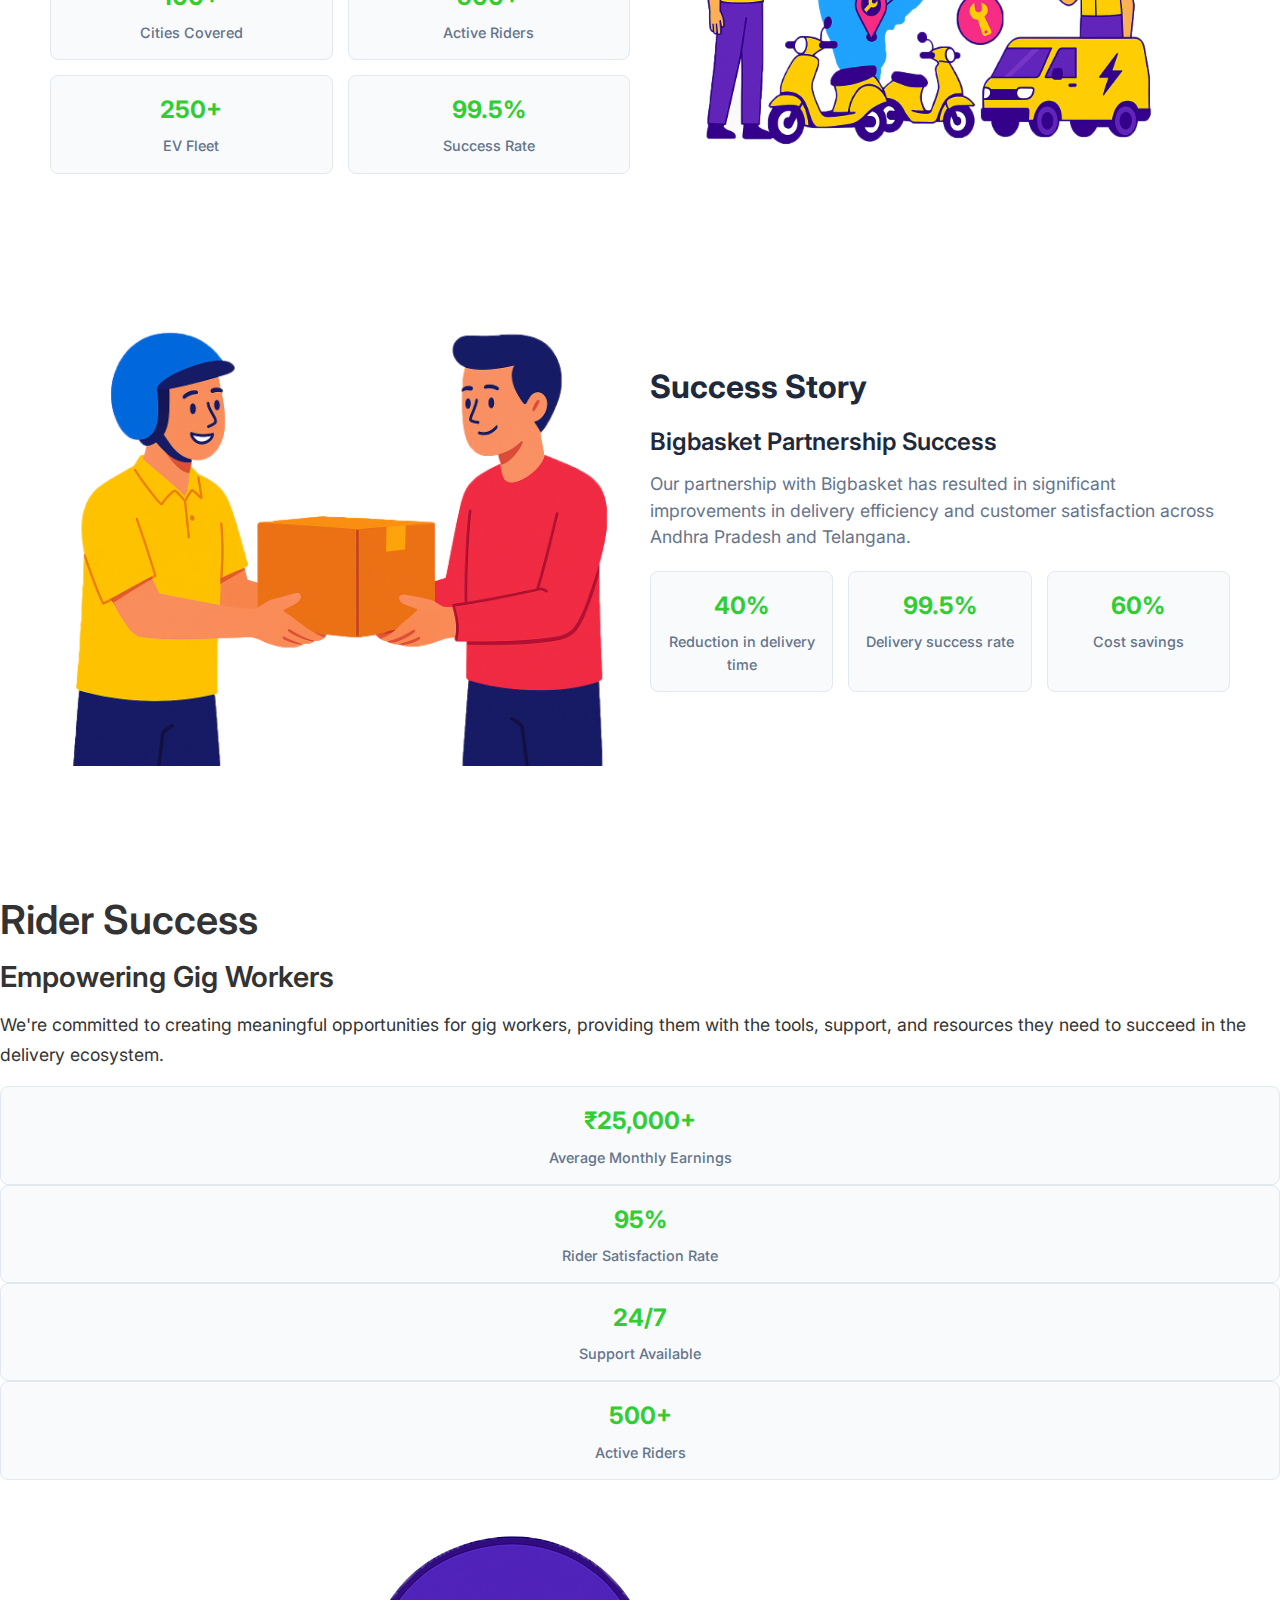
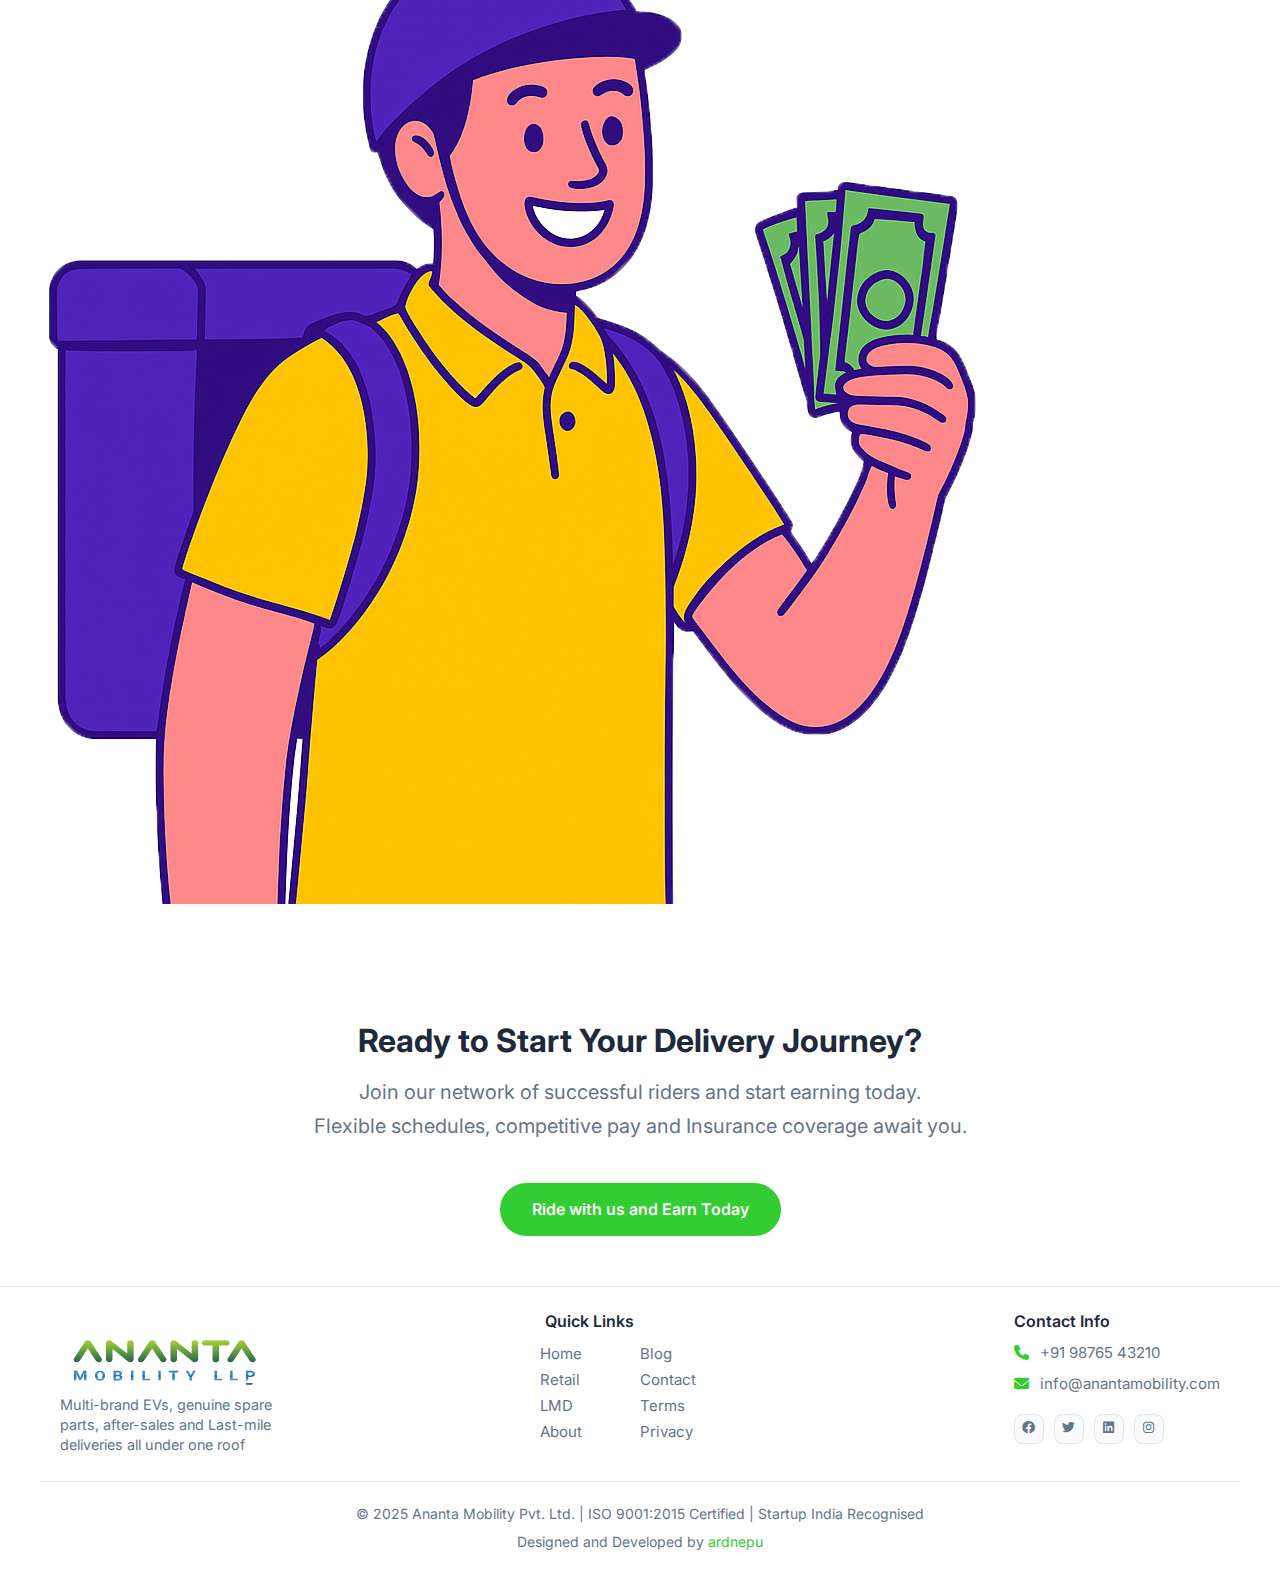
<file: lmd.html>
<!DOCTYPE html>
<html lang="en">
<head>
    <meta charset="UTF-8">
    <meta name="viewport" content="width=device-width, initial-scale=1.0">
    <title>Last-Mile Delivery - ANANTA MOBILITY</title>
    <link rel="stylesheet" href="css/style.css">
    <link rel="stylesheet" href="css/lmd.css">
    <link href="https://fonts.googleapis.com/css2?family=Inter:wght@300;400;500;600;700&display=swap" rel="stylesheet">
    <link rel="stylesheet" href="https://cdnjs.cloudflare.com/ajax/libs/font-awesome/6.0.0/css/all.min.css">
</head>
<body>
    <!-- ========================================
         1. NAVIGATION (Top of page)
         ======================================== -->
    <nav class="navbar">
        <div class="nav-container">
            <div class="nav-logo">
                <a href="index.html">
                    <img src="assets/logos/ananta-logo.svg" alt="ANANTA MOBILITY Logo">
                </a>
            </div>
            <ul class="nav-menu">
                <li class="nav-item">
                    <a href="index.html" class="nav-link nav-home">Home</a>
                </li>
                <li class="nav-item">
                    <a href="retail.html" class="nav-link nav-retail">Retail</a>
                </li>
                <li class="nav-item">
                    <a href="lmd.html" class="nav-link nav-lmd active">Last-Mile Delivery</a>
                </li>
                <li class="nav-item">
                    <a href="about.html" class="nav-link nav-about">About</a>
                </li>
                <li class="nav-item">
                    <a href="blog.html" class="nav-link nav-blog">Blog</a>
                </li>
                <li class="nav-item">
                    <a href="contact.html" class="nav-link nav-contact">Contact</a>
                </li>
            </ul>
            <div class="nav-toggle">
                <span class="bar"></span>
                <span class="bar"></span>
                <span class="bar"></span>
            </div>
        </div>
    </nav>

    <!-- ========================================
         2. STICKY CTAs (Fixed position elements)
         ======================================== -->
    <div class="sticky-ctas">
        <div class="cta-main-btn" id="ctaToggle">
            <i class="fas fa-phone"></i>
        </div>
        <div class="cta-options" id="ctaOptions">
            <a href="contact.html?reason=sales" class="cta-btn primary">Partner with us</a>
            <a href="contact.html?reason=lmd" class="cta-btn secondary">Ride with us</a>
        </div>
    </div>

    <!-- Go to Top Button -->
    <div class="go-to-top-btn" id="goToTop">
        <i class="fas fa-arrow-up"></i>
    </div>

    <!-- ========================================
         3. MAIN CONTENT CONTAINER
         ======================================== -->
    <main class="seamless-content">
        <!-- ========================================
             4. HERO SECTION (First visible content)
             ======================================== -->
        <section class="hero-section">
            <div class="hero-content">
                <div class="hero-visual">
                    <img src="assets/Illustrations/lmd/Fleet1.png" alt="LMD Operations" class="hero-image">
                </div>
                <div class="hero-text">
                    <h1 class="hero-title">Last-Mile Delivery</h1>
                    <p class="hero-subtitle">Scale your delivery operations with our Rider Network and EV Fleet</p>
                    <div class="hero-buttons">
                        <a href="contact.html?reason=lmd" class="btn btn-primary">Partner with us</a>
                        <a href="#partnerships" class="btn btn-secondary">Ride with us</a>
                    </div>
                </div>
            </div>
        </section>

        <!-- ========================================
             5. KEY PARTNERSHIPS SECTION
             ======================================== -->
        <section class="partnerships-section">
            <div class="partnerships-wrapper">
                <div class="partnerships-text">
                    <h2>Our Key Partnerships</h2>
                    <p>We've established strong partnerships with leading e-commerce platforms to provide comprehensive last-mile delivery solutions across India.</p>
                    <ul class="feature-list">
                        <li>Bigbasket - Andhra Pradesh & Telangana operations</li>
                        <li>Flipkart - Pan-India delivery support</li>
                        <li>200+ delivery riders across partnerships</li>
                        <li>99.5% delivery success rate</li>
                    </ul>
                </div>
                <div class="partnerships-visual">
                    <div class="partnership-logos">
                        <img src="assets/logos/bbnow.png" alt="Bigbasket Now" class="partnership-logo">
                        <img src="assets/logos/flipkart.png" alt="Flipkart" class="partnership-logo">
                    </div>
                </div>
            </div>
        </section>

        <!-- ========================================
             6. RIDER MANAGEMENT SECTION
             ======================================== -->
        <section class="rider-management-section">
            <div class="rider-management-wrapper">
                <div class="rider-management-text">
                    <h2>Rider Hiring & Deployment</h2>
                    <p>Complete rider management solution from recruitment to deployment. Our comprehensive approach ensures you get reliable, trained delivery professionals.</p>
                    <ul class="feature-list">
                        <li>Background verification & screening</li>
                        <li>Comprehensive onboarding process</li>
                        <li>Training & certification programs</li>
                        <li>Performance monitoring & support</li>
                    </ul>
                </div>
                <div class="rider-management-visual">
                    <img src="assets/Illustrations/lmd/hiring.png" alt="Rider Management" class="rider-management-image">
                </div>
            </div>
        </section>

        <!-- ========================================
             7. EV FLEET SECTION
             ======================================== -->
        <section class="ev-fleet-section">
            <div class="ev-fleet-wrapper">
                <div class="ev-fleet-text">
                    <h2>EV Fleet Rentals</h2>
                    <p>Flexible electric vehicle rental options for delivery operations. Choose from our range of 2W and 3W vehicles with comprehensive maintenance support.</p>
                    <ul class="feature-list">
                        <li>2W & 3W electric vehicles</li>
                        <li>Daily/Weekly/Monthly rental plans</li>
                        <li>Maintenance & servicing included</li>
                        <li>Quick replacement service</li>
                    </ul>
                </div>
                <div class="ev-fleet-visual">
                    <img src="assets/Illustrations/lmd/Fleet.png" alt="EV Fleet" class="ev-fleet-image">
                </div>
            </div>
        </section>

        <!-- ========================================
             8. FLEET OPERATIONS SECTION
             ======================================== -->
        <section class="fleet-operations-section">
            <div class="fleet-operations-wrapper">
                <div class="fleet-operations-text">
                    <h2>Fleet Operations & SLAs</h2>
                    <p>Professional fleet management with guaranteed service levels. We ensure your delivery operations run smoothly with real-time monitoring and support.</p>
                    <ul class="feature-list">
                        <li>99% uptime guarantee</li>
                        <li>Real-time tracking & monitoring</li>
                        <li>Performance reporting & analytics</li>
                        <li>SLA compliance monitoring</li>
                    </ul>
                </div>
                <div class="fleet-operations-visual">
                    <img src="assets/Illustrations/lmd/dashboard.png" alt="Fleet Operations" class="fleet-operations-image">
                </div>
            </div>
        </section>

        <!-- ========================================
             9. COVERAGE SECTION
             ======================================== -->
        <section class="coverage-section">
            <div class="coverage-wrapper">
                <div class="coverage-text">
                    <h2>Coverage & Scale</h2>
                    <p>Our extensive network spans across India with strong presence in Andhra Pradesh and Telangana, supported by pan-India coverage through partner networks.</p>
                    <div class="coverage-stats">
                        <div class="stat-item">
                            <div class="stat-number">100+</div>
                            <div class="stat-label">Cities Covered</div>
                        </div>
                        <div class="stat-item">
                            <div class="stat-number">500+</div>
                            <div class="stat-label">Active Riders</div>
                        </div>
                        <div class="stat-item">
                            <div class="stat-number">250+</div>
                            <div class="stat-label">EV Fleet</div>
                        </div>
                        <div class="stat-item">
                            <div class="stat-number">99.5%</div>
                            <div class="stat-label">Success Rate</div>
                        </div>
                    </div>
                </div>
                <div class="coverage-visual">
                    <img src="assets/Illustrations/lmd/coverage.png" alt="Coverage Map" class="coverage-image">
                </div>
            </div>
        </section>

        <!-- ========================================
             10. SUCCESS STORY SECTION
             ======================================== -->
        <section class="success-story-section">
            <div class="success-story-wrapper">
                <div class="success-story-text">
                    <h2>Success Story</h2>
                    <h3>Bigbasket Partnership Success</h3>
                    <p>Our partnership with Bigbasket has resulted in significant improvements in delivery efficiency and customer satisfaction across Andhra Pradesh and Telangana.</p>
                    <div class="success-metrics">
                        <div class="metric">
                            <div class="metric-value">40%</div>
                            <div class="metric-label">Reduction in delivery time</div>
                        </div>
                        <div class="metric">
                            <div class="metric-value">99.5%</div>
                            <div class="metric-label">Delivery success rate</div>
                        </div>
                        <div class="metric">
                            <div class="metric-value">60%</div>
                            <div class="metric-label">Cost savings</div>
                        </div>
                    </div>
                </div>
                <div class="success-story-visual">
                    <img src="assets/Illustrations/lmd/delivery-2.png" alt="Success Story" class="success-story-image">
                </div>
            </div>
        </section>

        <!-- ========================================
             11. RIDER SUCCESS SECTION
             ======================================== -->
        <section class="rider-success-section">
            <div class="rider-success-wrapper">
                <div class="rider-success-text">
                    <h2>Rider Success</h2>
                    <h3>Empowering Gig Workers</h3>
                    <p>We're committed to creating meaningful opportunities for gig workers, providing them with the tools, support, and resources they need to succeed in the delivery ecosystem.</p>
                    <div class="rider-success-metrics">
                        <div class="metric">
                            <div class="metric-value">₹25,000+</div>
                            <div class="metric-label">Average Monthly Earnings</div>
                        </div>
                        <div class="metric">
                            <div class="metric-value">95%</div>
                            <div class="metric-label">Rider Satisfaction Rate</div>
                        </div>
                        <div class="metric">
                            <div class="metric-value">24/7</div>
                            <div class="metric-label">Support Available</div>
                        </div>
                        <div class="metric">
                            <div class="metric-value">500+</div>
                            <div class="metric-label">Active Riders</div>
                        </div>
                    </div>
                </div>
                <div class="rider-success-visual">
                    <img src="assets/Illustrations/lmd/income.png" alt="Rider Success" class="rider-success-image">
                </div>
            </div>
        </section>

        <!-- ========================================
             12. CTA SECTION (Pre-footer section)
             ======================================== -->
        <section class="cta-section">
            <div class="cta-content">
                <h2>Ready to Start Your Delivery Journey?</h2>
                <p>Join our network of successful riders and start earning today. 
                <br>Flexible schedules, competitive pay and Insurance coverage await you.</p>
                <div class="cta-buttons">
                    <a href="contact.html?reason=rider" class="btn btn-primary btn-large">Ride with us and Earn Today</a>
                </div>
            </div>
        </section>
    </main>

    <!-- ========================================
         13. FOOTER (Bottom of page)
         ======================================== -->
    <footer class="footer">
        <div class="footer-content">
            <div class="footer-section">
                <div class="footer-logo">
                    <img src="assets/logos/ananta-logo.svg" alt="ANANTA MOBILITY Logo">
                </div>
                <p>Multi-brand EVs, genuine spare parts, after-sales and Last-mile deliveries all under one roof</p>
            </div>
            <div class="footer-section">
                <h4>Quick Links</h4>
                <div class="quick-links-container">
                    <div class="quick-links-left">
                        <a href="index.html">Home</a>
                        <a href="retail.html">Retail</a>
                        <a href="lmd.html">LMD</a>
                        <a href="about.html">About</a>
                    </div>
                    <div class="quick-links-right">
                        <a href="#blog">Blog</a>
                        <a href="contact.html">Contact</a>
                        <a href="terms.html">Terms</a>
                        <a href="privacy.html">Privacy</a>
                    </div>
                </div>
            </div>
            <div class="footer-section">
                <h4>Contact Info</h4>
                <div class="contact-info">
                    <p><i class="fas fa-phone"></i> +91 98765 43210</p>
                    <p><i class="fas fa-envelope"></i> info@anantamobility.com</p>
                </div>
                <div class="social-icons">
                    <a href="#" aria-label="Facebook"><i class="fab fa-facebook"></i></a>
                    <a href="#" aria-label="Twitter"><i class="fab fa-twitter"></i></a>
                    <a href="#" aria-label="LinkedIn"><i class="fab fa-linkedin"></i></a>
                    <a href="#" aria-label="Instagram"><i class="fab fa-instagram"></i></a>
                </div>
            </div>
        </div>
        <div class="footer-bottom">
            <p>© 2025 Ananta Mobility Pvt. Ltd. | ISO 9001:2015 Certified | Startup India Recognised</p>
            <p>Designed and Developed by <a href="https://www.ardnepu.com" target="_blank">ardnepu</a></p>
        </div>
    </footer>

    <!-- ========================================
         14. JAVASCRIPT FUNCTIONALITY
         ======================================== -->
    <script src="js/main.js"></script>
    <script>
        document.addEventListener('DOMContentLoaded', function() {
            // CTA Button Toggle
            const ctaToggle = document.getElementById('ctaToggle');
            const stickyCtas = document.querySelector('.sticky-ctas');
            
            if (ctaToggle && stickyCtas) {
                ctaToggle.addEventListener('click', function() {
                    stickyCtas.classList.toggle('active');
                });
                
                document.addEventListener('click', function(event) {
                    if (!stickyCtas.contains(event.target)) {
                        stickyCtas.classList.remove('active');
                    }
                });
            }
            
            // Mobile Navigation Toggle
            const navToggle = document.querySelector('.nav-toggle');
            const navMenu = document.querySelector('.nav-menu');
            
            if (navToggle && navMenu) {
                let isMenuOpen = false;
                
                function applyMobileStyles() {
                    if (window.innerWidth <= 768) {
                        navMenu.style.cssText = `
                            position: fixed !important;
                            top: 80px !important;
                            right: 20px !important;
                            width: 160px !important;
                            height: 0rem !important;
                            background: linear-gradient(135deg, rgba(255, 255, 255, 0.95) 0%, rgba(248, 250, 252, 0.95) 100%) !important;
                            flex-direction: column !important;
                            justify-content: flex-start !important;
                            align-items: stretch !important;
                            transition: opacity 0.3s ease, transform 0.3s ease !important;
                            z-index: 1000 !important;
                            backdrop-filter: blur(12px) !important;
                            display: flex !important;
                            box-shadow: 0 8px 32px rgba(0, 0, 0, 0.12), 0 2px 8px rgba(0, 0, 0, 0.08) !important;
                            padding: 0.2rem 0 !important;
                            margin: 0 !important;
                            border-radius: 12px !important;
                            border: 1px solid rgba(255, 255, 255, 0.2) !important;
                            opacity: 0 !important;
                            transform: translateY(-10px) !important;
                        `;
                        isMenuOpen = false;
                    } else {
                        navMenu.style.cssText = `
                            position: static !important;
                            top: auto !important;
                            left: auto !important;
                            width: auto !important;
                            height: auto !important;
                            background: transparent !important;
                            flex-direction: row !important;
                            justify-content: flex-end !important;
                            align-items: center !important;
                            transition: none !important;
                            z-index: auto !important;
                            backdrop-filter: none !important;
                            display: flex !important;
                            box-shadow: none !important;
                            padding: 0 !important;
                            margin: 0 !important;
                        `;
                        isMenuOpen = false;
                    }
                }
                
                applyMobileStyles();
                window.addEventListener('resize', applyMobileStyles);
                
                navToggle.addEventListener('click', function(e) {
                    e.preventDefault();
                    e.stopPropagation();
                    
                    if (window.innerWidth <= 768) {
                        if (isMenuOpen) {
                            navMenu.classList.remove('active');
                            navMenu.style.opacity = '0';
                            navMenu.style.transform = 'translateY(-10px)';
                            navToggle.classList.remove('active');
                            isMenuOpen = false;
                        } else {
                            navMenu.classList.add('active');
                            navMenu.style.opacity = '1';
                            navMenu.style.transform = 'translateY(0)';
                            navToggle.classList.add('active');
                            isMenuOpen = true;
                            
                            navMenu.style.cssText = `
                                position: fixed !important;
                                top: 80px !important;
                                right: 20px !important;
                                width: 160px !important;
                                height: auto !important;
                                background: linear-gradient(135deg, rgba(255, 255, 255, 0.95) 0%, rgba(248, 250, 252, 0.95) 100%) !important;
                                flex-direction: column !important;
                                justify-content: flex-start !important;
                                align-items: stretch !important;
                                transition: opacity 0.3s ease, transform 0.3s ease !important;
                                z-index: 1000 !important;
                                backdrop-filter: blur(12px) !important;
                                display: flex !important;
                                box-shadow: 0 8px 32px rgba(0, 0, 0, 0.12), 0 2px 8px rgba(0, 0, 0, 0.08) !important;
                                padding: 0.2rem 0 !important;
                                margin: 0 !important;
                                border-radius: 12px !important;
                                border: 1px solid rgba(255, 255, 255, 0.2) !important;
                                opacity: 1 !important;
                                transform: translateY(0) !important;
                            `;
                        }
                    }
                });
                
                // Close menu on link click
                const navLinks = document.querySelectorAll('.nav-link');
                navLinks.forEach(link => {
                    link.addEventListener('click', function() {
                        navToggle.classList.remove('active');
                        navMenu.classList.remove('active');
                        navMenu.style.opacity = '0';
                        navMenu.style.transform = 'translateY(-10px)';
                        isMenuOpen = false;
                    });
                });
                
                // Close menu on outside click
                document.addEventListener('click', function(event) {
                    if (!navToggle.contains(event.target) && !navMenu.contains(event.target)) {
                        navToggle.classList.remove('active');
                        navMenu.classList.remove('active');
                        navMenu.style.opacity = '0';
                        navMenu.style.transform = 'translateY(-10px)';
                        isMenuOpen = false;
                    }
                });
            }
            
            // Go to Top Button
            const goToTopBtn = document.getElementById('goToTop');
            if (goToTopBtn) {
                goToTopBtn.addEventListener('click', function() {
                    window.scrollTo({
                        top: 0,
                        behavior: 'smooth'
                    });
                });
            }
        });
    </script>
</body>
</html>
</file>
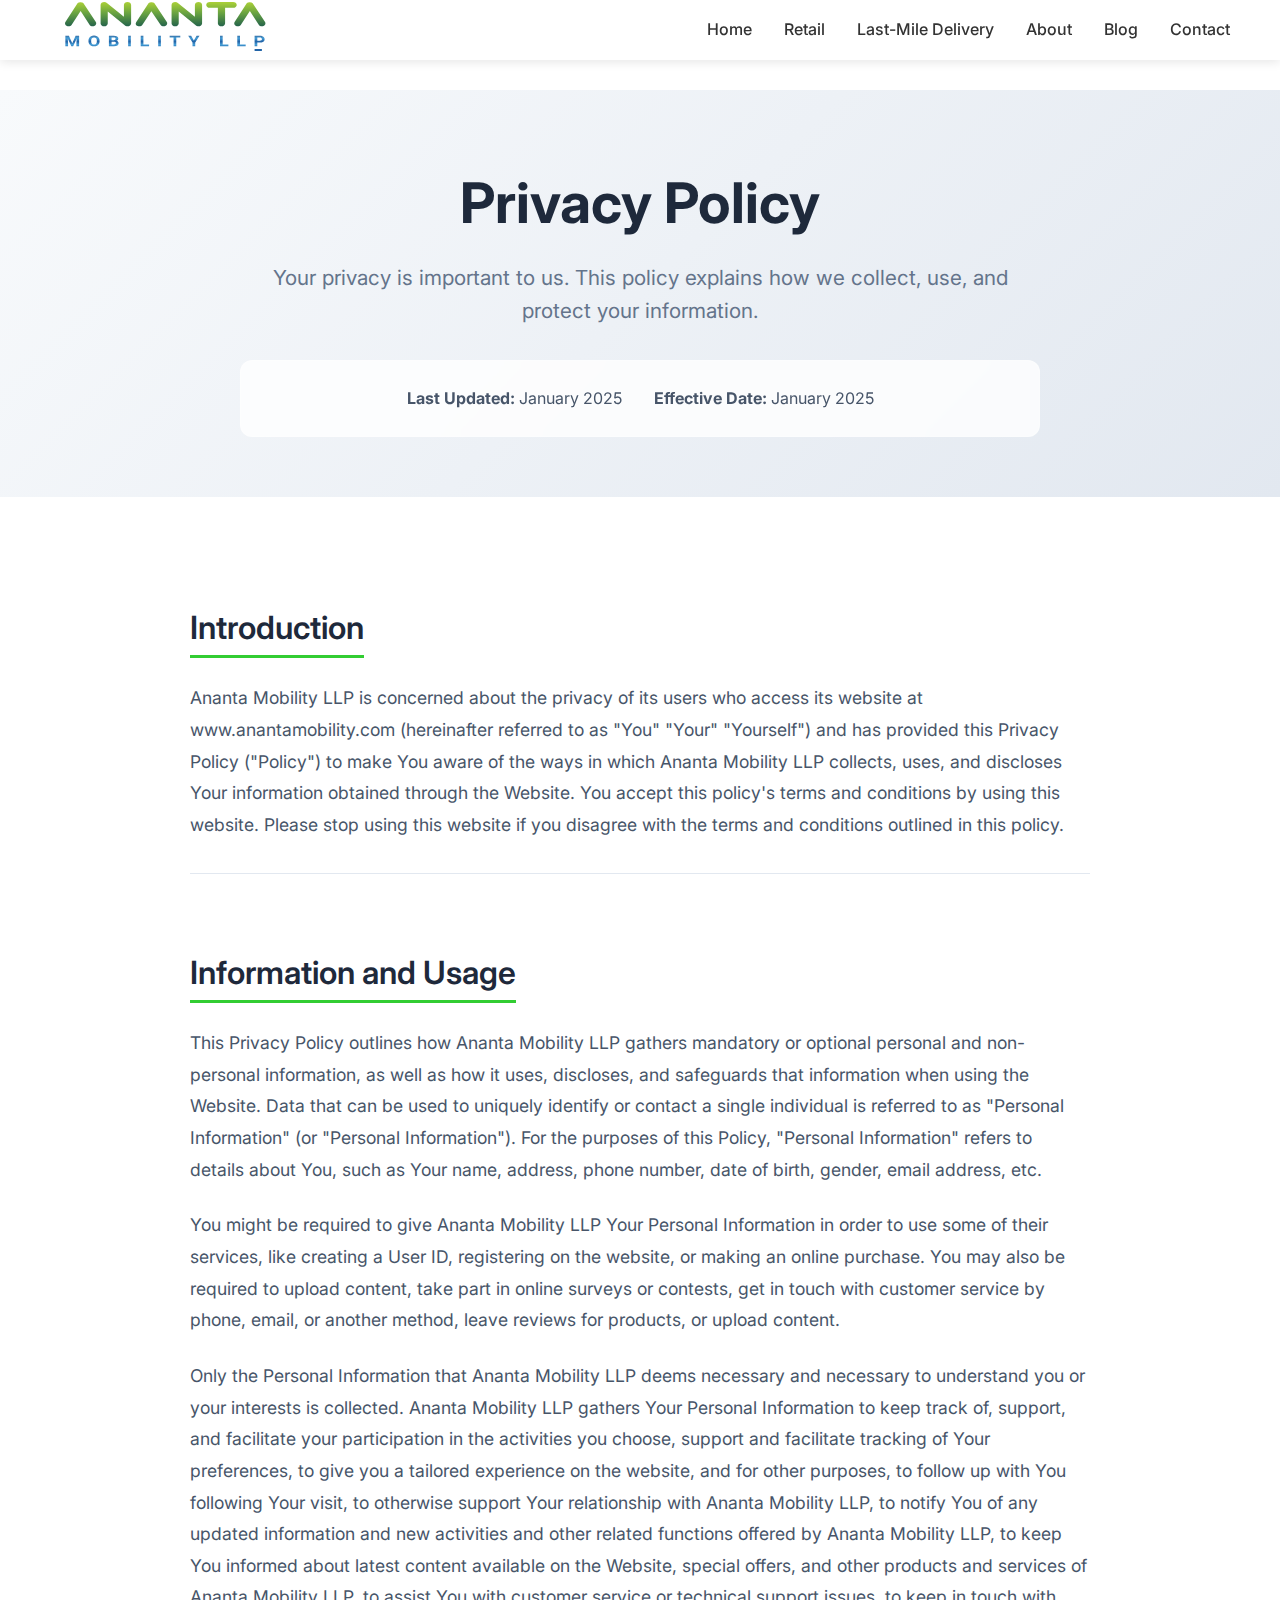
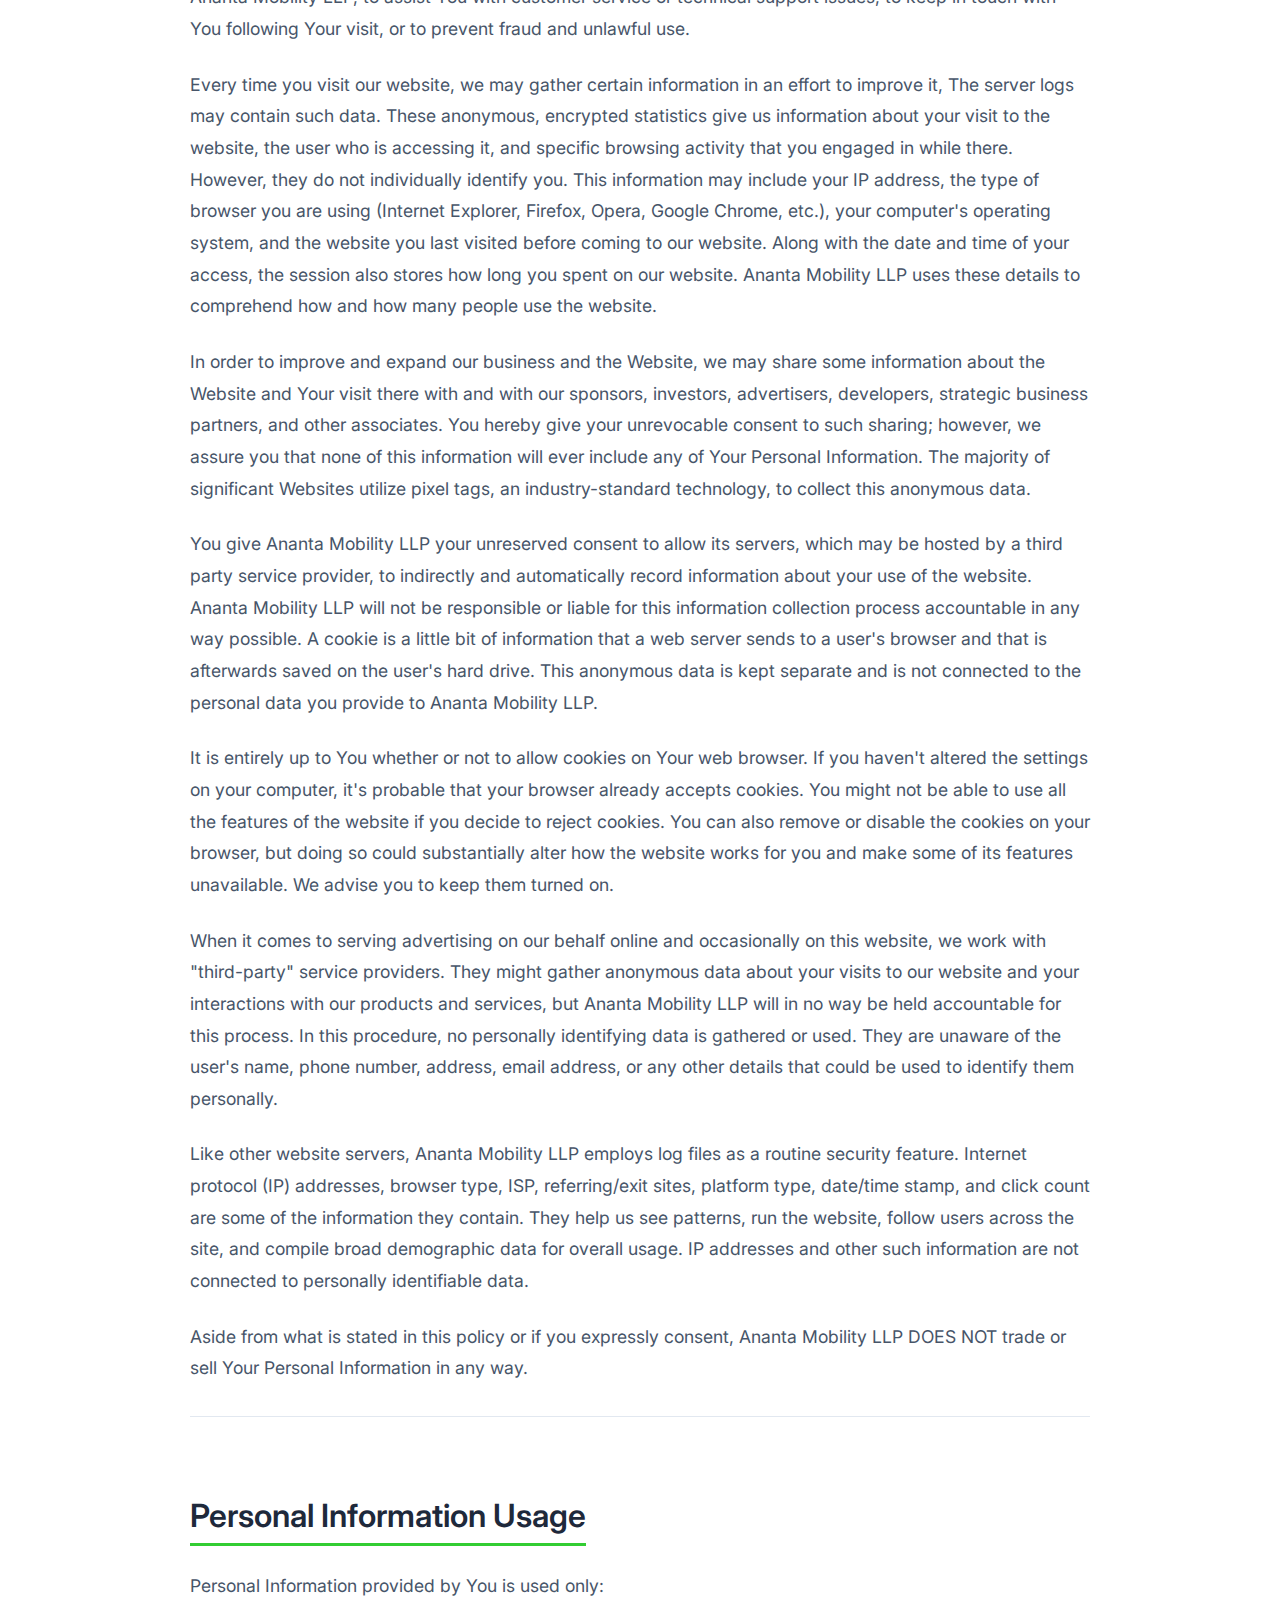
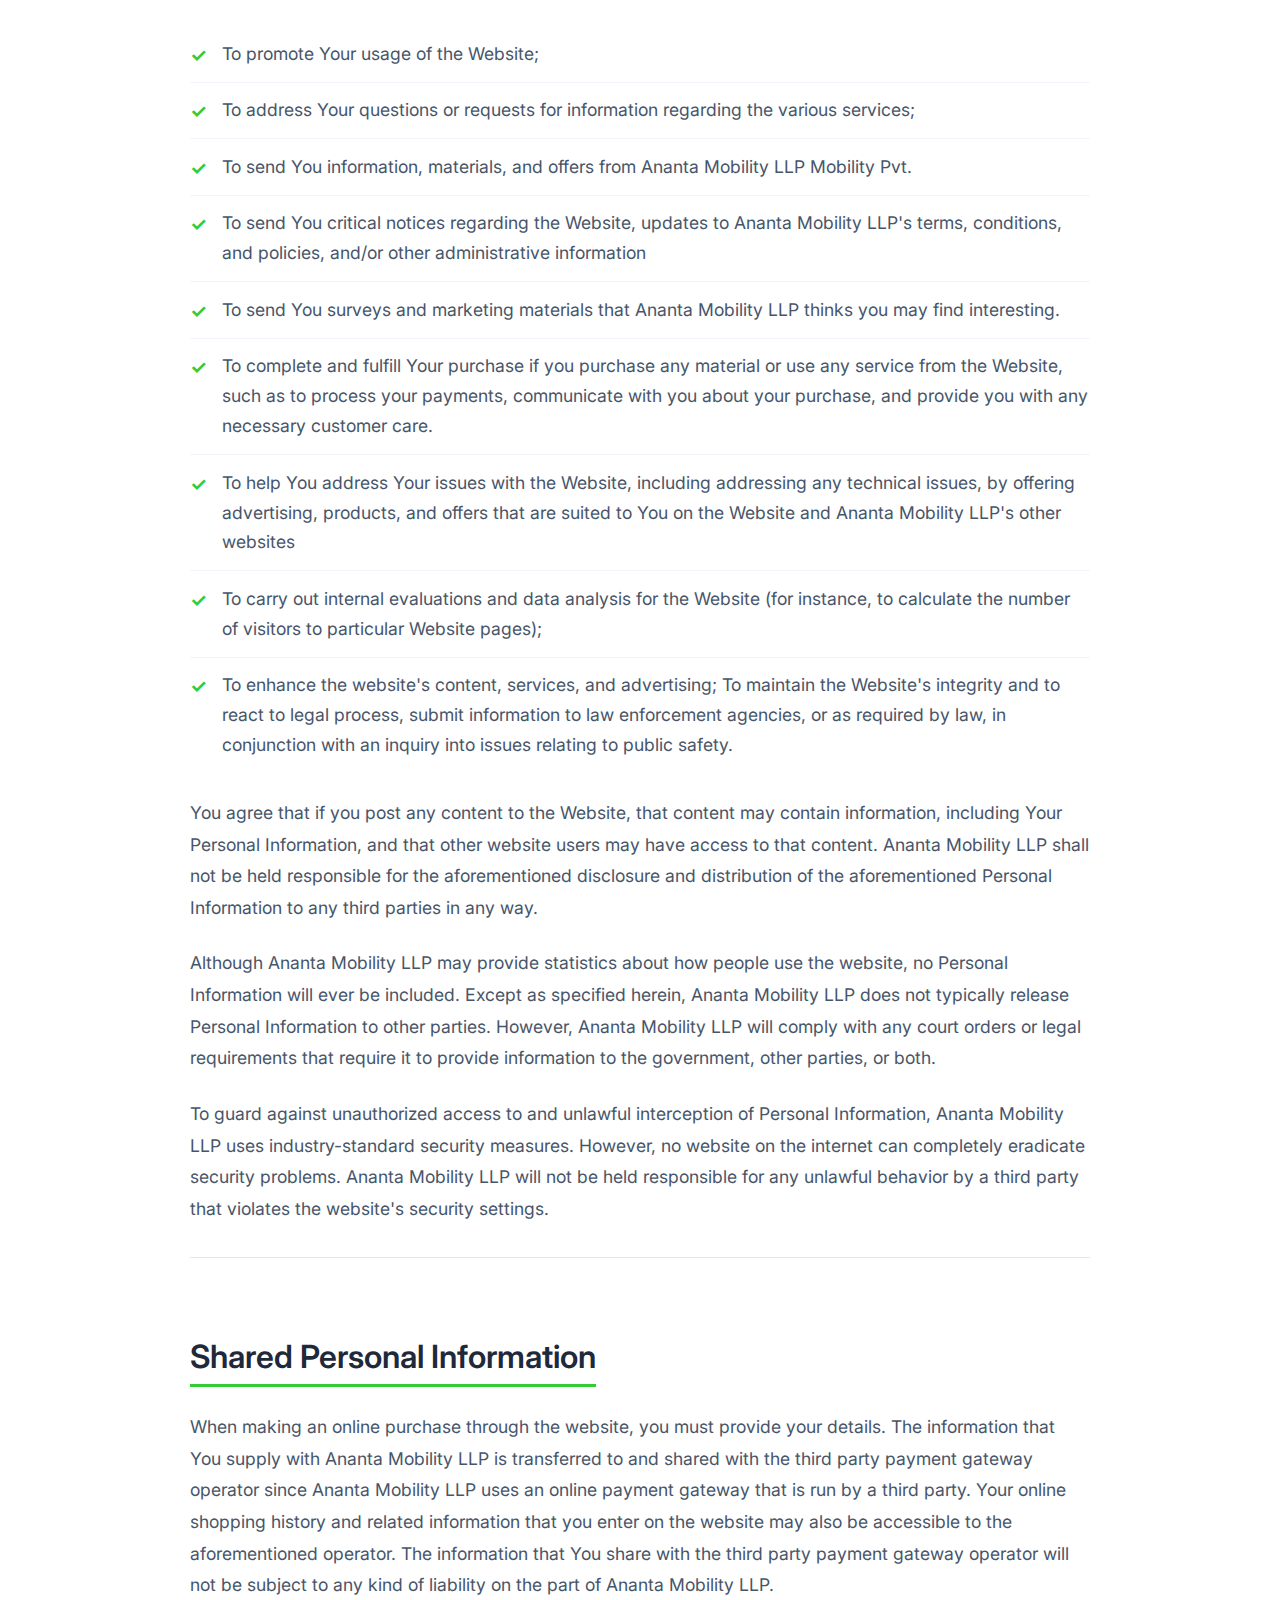
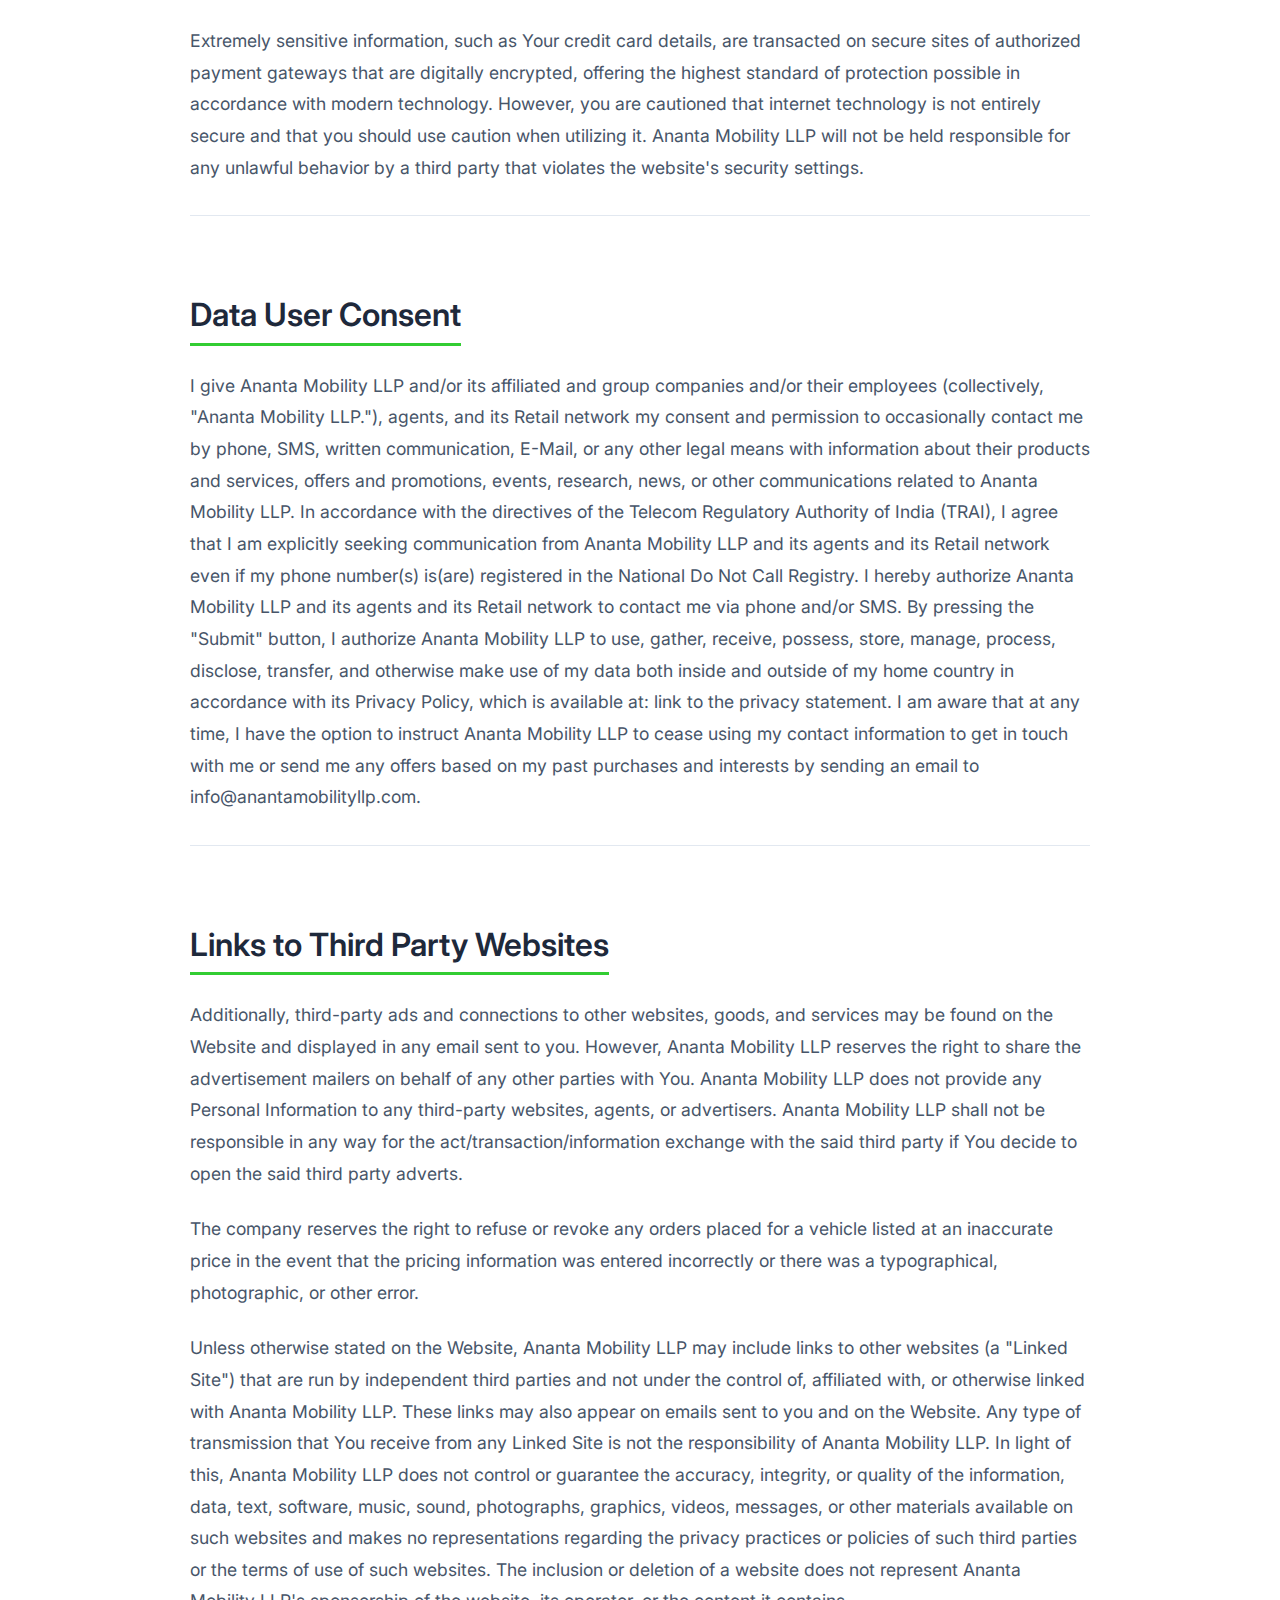
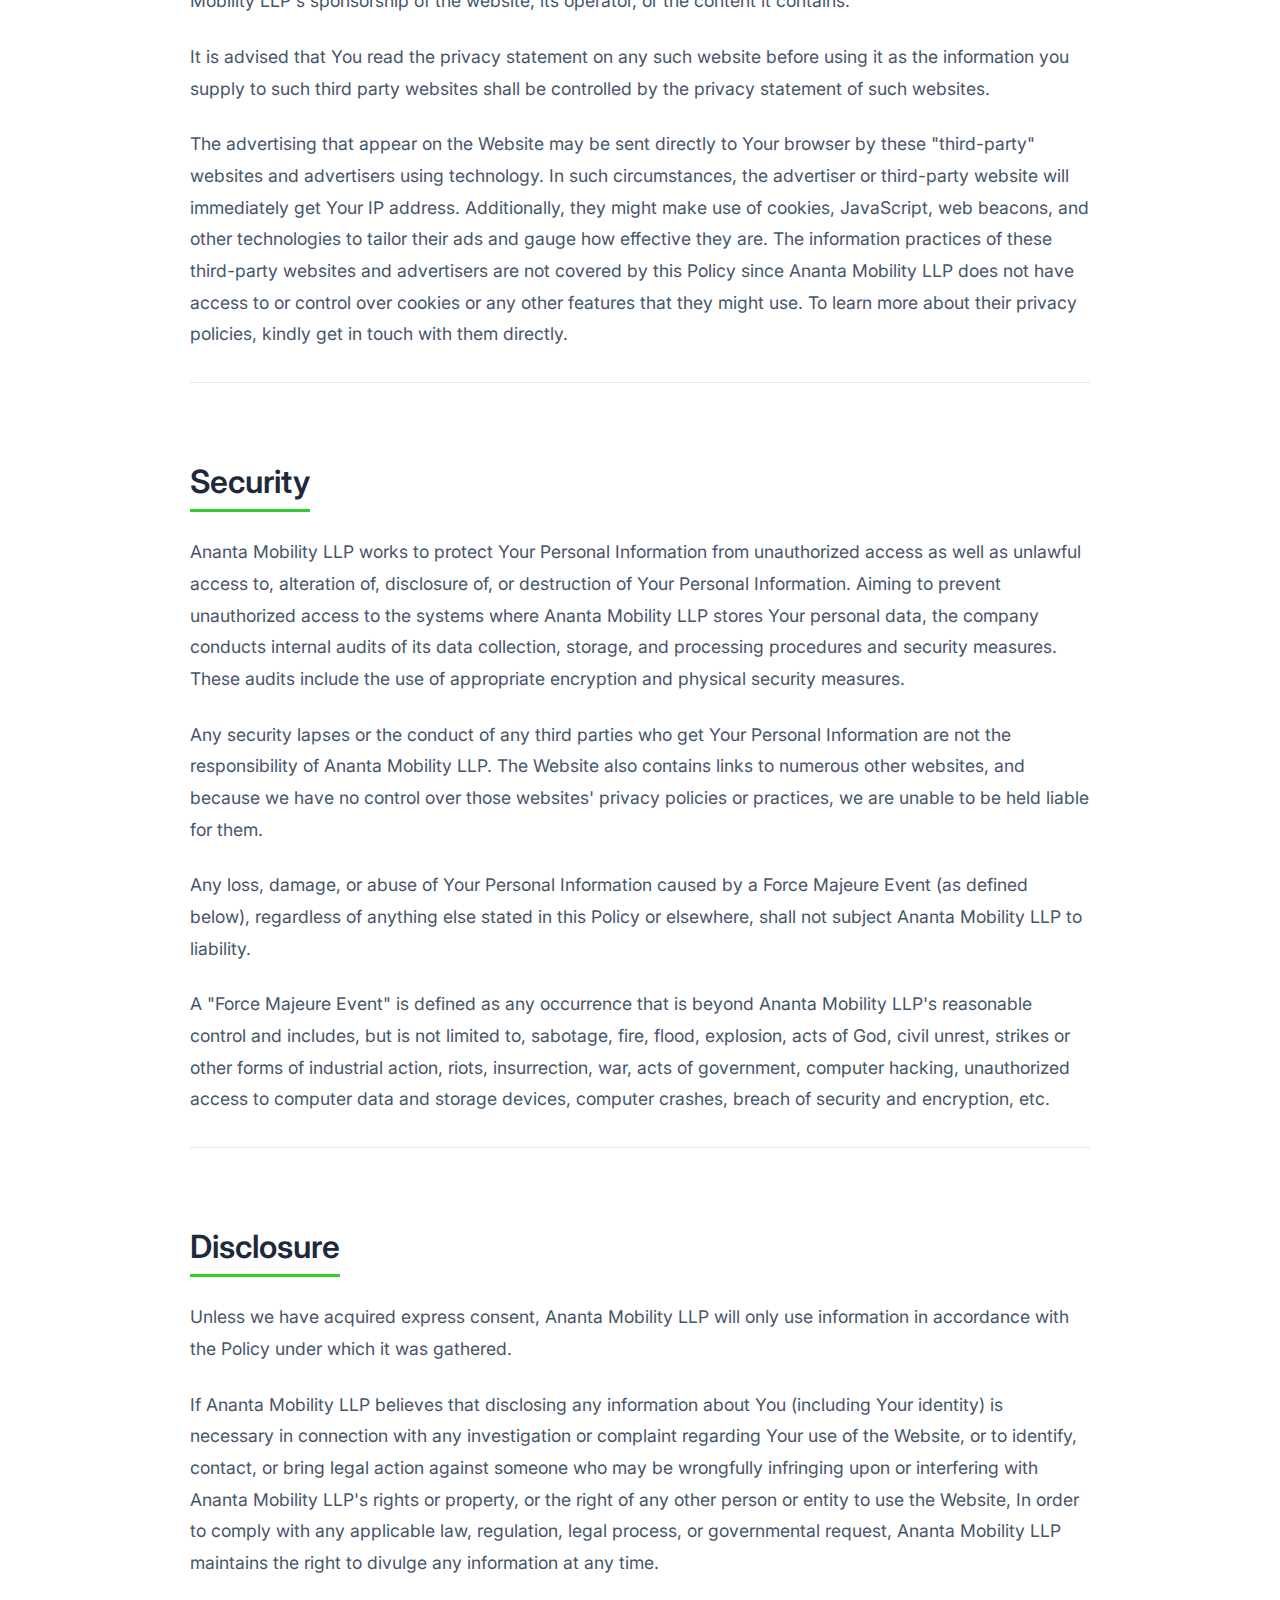
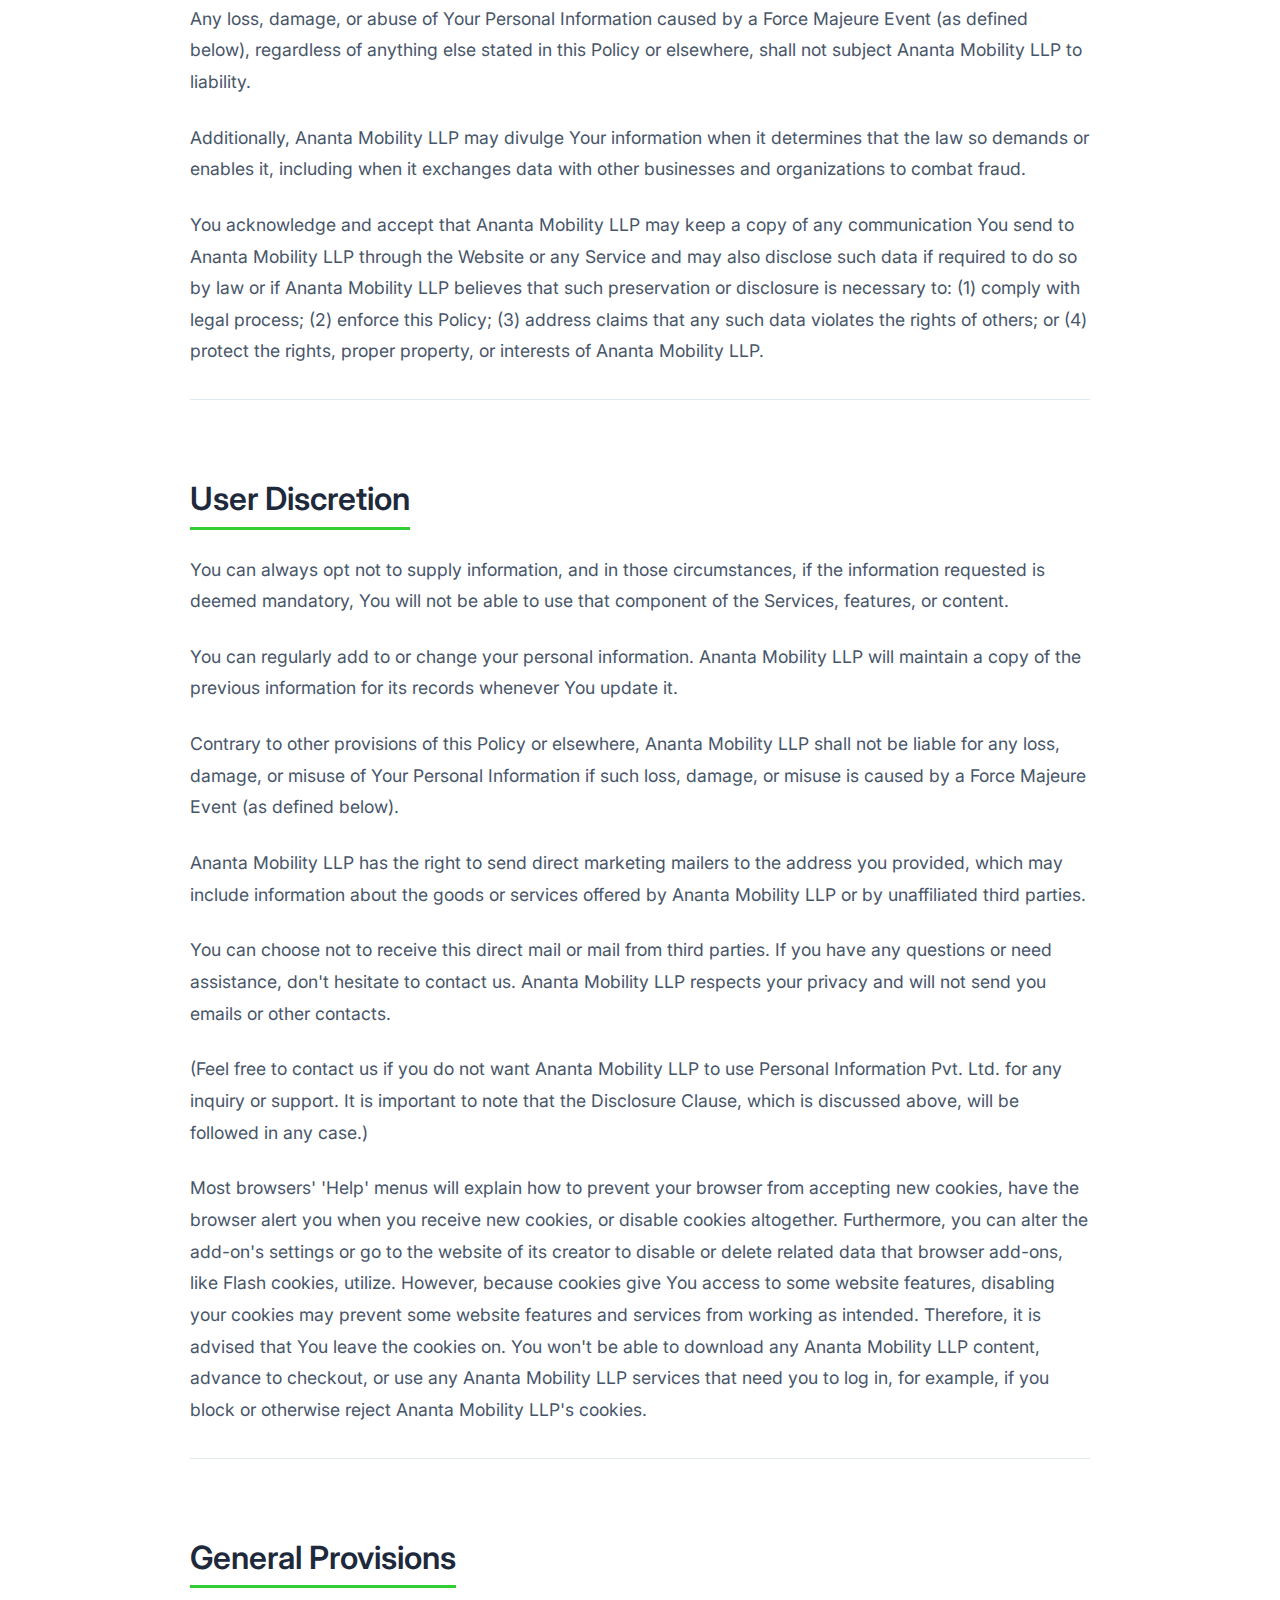
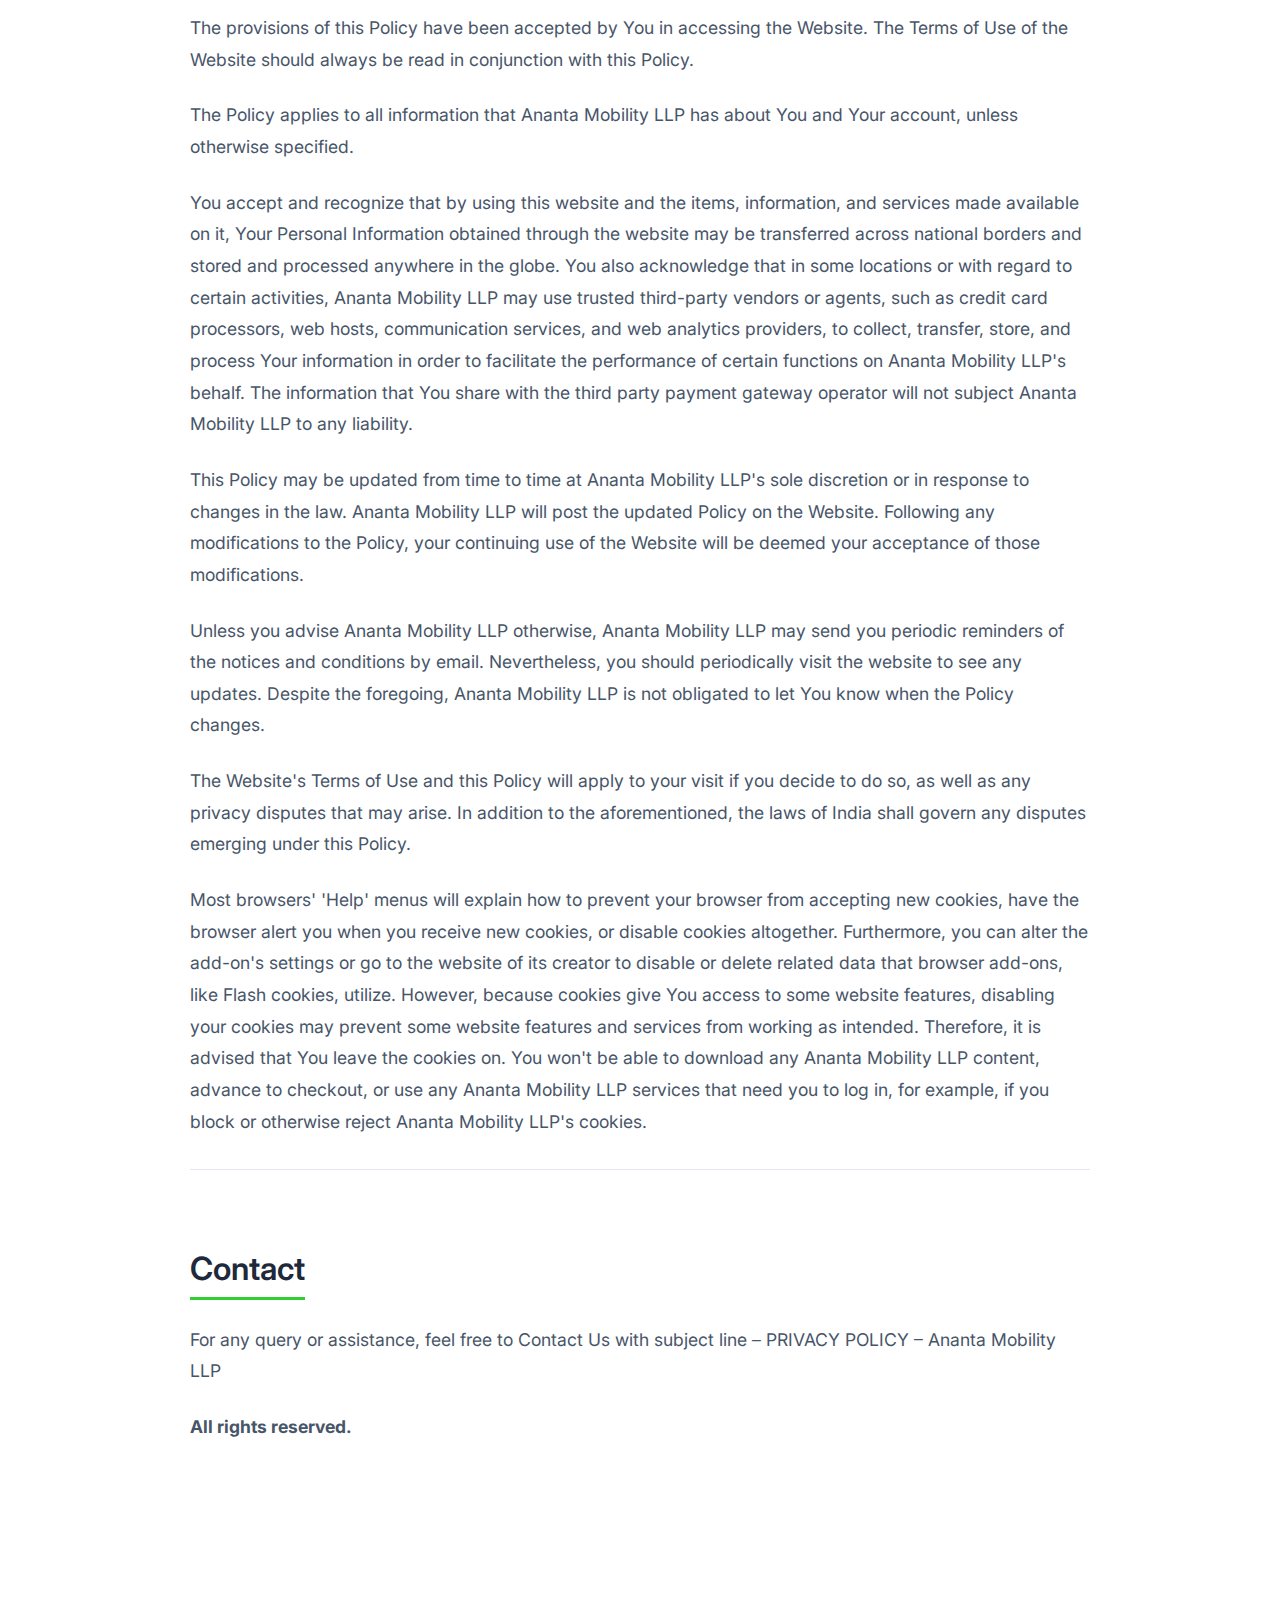
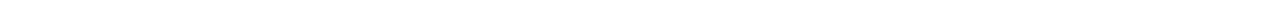
<file: privacy.html>
<!DOCTYPE html>
<html lang="en">
<head>
    <meta charset="UTF-8">
    <meta name="viewport" content="width=device-width, initial-scale=1.0">
    <title>Privacy Policy - ANANTA MOBILITY</title>
    <link rel="stylesheet" href="css/style.css">
    <link rel="stylesheet" href="css/privacy.css">
    <link href="https://fonts.googleapis.com/css2?family=Inter:wght@300;400;500;600;700&display=swap" rel="stylesheet">
    <link rel="stylesheet" href="https://cdnjs.cloudflare.com/ajax/libs/font-awesome/6.0.0/css/all.min.css">
</head>
<body>
    <!-- ========================================
         1. NAVIGATION (Top of page)
         ======================================== -->
    <nav class="navbar">
        <div class="nav-container">
            <div class="nav-logo">
                <a href="index.html">
                    <img src="assets/logos/ananta-logo.svg" alt="ANANTA MOBILITY Logo">
                </a>
            </div>
            <ul class="nav-menu">
                <li class="nav-item">
                    <a href="index.html" class="nav-link nav-home">Home</a>
                </li>
                <li class="nav-item">
                    <a href="retail.html" class="nav-link nav-retail">Retail</a>
                </li>
                <li class="nav-item">
                    <a href="lmd.html" class="nav-link nav-lmd">Last-Mile Delivery</a>
                </li>
                <li class="nav-item">
                    <a href="about.html" class="nav-link nav-about">About</a>
                </li>
                <li class="nav-item">
                    <a href="blog.html" class="nav-link nav-blog">Blog</a>
                </li>
                <li class="nav-item">
                    <a href="contact.html" class="nav-link nav-contact">Contact</a>
                </li>
            </ul>
            <div class="nav-toggle">
                <span class="bar"></span>
                <span class="bar"></span>
                <span class="bar"></span>
            </div>
        </div>
    </nav>


    <!-- Go to Top Button -->
    <div class="go-to-top-btn" id="goToTop">
        <i class="fas fa-arrow-up"></i>
    </div>

    <!-- ========================================
         3. MAIN CONTENT CONTAINER
         ======================================== -->
    <main class="privacy-content">
        <!-- ========================================
             4. HERO SECTION (First visible content)
             ======================================== -->
        <section class="privacy-hero">
            <div class="container">
                <div class="privacy-hero-content">
                    <h1 class="privacy-title">Privacy Policy</h1>
                    <p class="privacy-subtitle">Your privacy is important to us. This policy explains how we collect, use, and protect your information.</p>
                    <div class="privacy-meta">
                        <p><strong>Last Updated:</strong> January 2025</p>
                        <p><strong>Effective Date:</strong> January 2025</p>
                    </div>
                </div>
            </div>
        </section>

        <!-- ========================================
             5. PRIVACY POLICY CONTENT
             ======================================== -->
        <section class="privacy-main">
            <div class="container">
                <div class="privacy-content-wrapper">
                    
                    <!-- Introduction -->
                    <div class="privacy-section">
                        <h2>Introduction</h2>
                        <p>Ananta Mobility LLP is concerned about the privacy of its users who access its website at www.anantamobility.com (hereinafter referred to as "You" "Your" "Yourself") and has provided this Privacy Policy ("Policy") to make You aware of the ways in which Ananta Mobility LLP collects, uses, and discloses Your information obtained through the Website. You accept this policy's terms and conditions by using this website. Please stop using this website if you disagree with the terms and conditions outlined in this policy.</p>
                    </div>

                    <!-- Information and Usage -->
                    <div class="privacy-section">
                        <h2>Information and Usage</h2>
                        <p>This Privacy Policy outlines how Ananta Mobility LLP gathers mandatory or optional personal and non-personal information, as well as how it uses, discloses, and safeguards that information when using the Website. Data that can be used to uniquely identify or contact a single individual is referred to as "Personal Information" (or "Personal Information"). For the purposes of this Policy, "Personal Information" refers to details about You, such as Your name, address, phone number, date of birth, gender, email address, etc.</p>
                        
                        <p>You might be required to give Ananta Mobility LLP Your Personal Information in order to use some of their services, like creating a User ID, registering on the website, or making an online purchase. You may also be required to upload content, take part in online surveys or contests, get in touch with customer service by phone, email, or another method, leave reviews for products, or upload content.</p>
                        
                        <p>Only the Personal Information that Ananta Mobility LLP deems necessary and necessary to understand you or your interests is collected. Ananta Mobility LLP gathers Your Personal Information to keep track of, support, and facilitate your participation in the activities you choose, support and facilitate tracking of Your preferences, to give you a tailored experience on the website, and for other purposes, to follow up with You following Your visit, to otherwise support Your relationship with Ananta Mobility LLP, to notify You of any updated information and new activities and other related functions offered by Ananta Mobility LLP, to keep You informed about latest content available on the Website, special offers, and other products and services of Ananta Mobility LLP, to assist You with customer service or technical support issues, to keep in touch with You following Your visit, or to prevent fraud and unlawful use.</p>
                        
                        <p>Every time you visit our website, we may gather certain information in an effort to improve it, The server logs may contain such data. These anonymous, encrypted statistics give us information about your visit to the website, the user who is accessing it, and specific browsing activity that you engaged in while there. However, they do not individually identify you. This information may include your IP address, the type of browser you are using (Internet Explorer, Firefox, Opera, Google Chrome, etc.), your computer's operating system, and the website you last visited before coming to our website. Along with the date and time of your access, the session also stores how long you spent on our website. Ananta Mobility LLP uses these details to comprehend how and how many people use the website.</p>
                        
                        <p>In order to improve and expand our business and the Website, we may share some information about the Website and Your visit there with and with our sponsors, investors, advertisers, developers, strategic business partners, and other associates. You hereby give your unrevocable consent to such sharing; however, we assure you that none of this information will ever include any of Your Personal Information. The majority of significant Websites utilize pixel tags, an industry-standard technology, to collect this anonymous data.</p>
                        
                        <p>You give Ananta Mobility LLP your unreserved consent to allow its servers, which may be hosted by a third party service provider, to indirectly and automatically record information about your use of the website. Ananta Mobility LLP will not be responsible or liable for this information collection process accountable in any way possible. A cookie is a little bit of information that a web server sends to a user's browser and that is afterwards saved on the user's hard drive. This anonymous data is kept separate and is not connected to the personal data you provide to Ananta Mobility LLP.</p>
                        
                        <p>It is entirely up to You whether or not to allow cookies on Your web browser. If you haven't altered the settings on your computer, it's probable that your browser already accepts cookies. You might not be able to use all the features of the website if you decide to reject cookies. You can also remove or disable the cookies on your browser, but doing so could substantially alter how the website works for you and make some of its features unavailable. We advise you to keep them turned on.</p>
                        
                        <p>When it comes to serving advertising on our behalf online and occasionally on this website, we work with "third-party" service providers. They might gather anonymous data about your visits to our website and your interactions with our products and services, but Ananta Mobility LLP will in no way be held accountable for this process. In this procedure, no personally identifying data is gathered or used. They are unaware of the user's name, phone number, address, email address, or any other details that could be used to identify them personally.</p>
                        
                        <p>Like other website servers, Ananta Mobility LLP employs log files as a routine security feature. Internet protocol (IP) addresses, browser type, ISP, referring/exit sites, platform type, date/time stamp, and click count are some of the information they contain. They help us see patterns, run the website, follow users across the site, and compile broad demographic data for overall usage. IP addresses and other such information are not connected to personally identifiable data.</p>
                        
                        <p>Aside from what is stated in this policy or if you expressly consent, Ananta Mobility LLP DOES NOT trade or sell Your Personal Information in any way.</p>
                    </div>

                    <!-- Personal Information Usage -->
                    <div class="privacy-section">
                        <h2>Personal Information Usage</h2>
                        <p>Personal Information provided by You is used only:</p>
                        <ul class="privacy-list">
                            <li>To promote Your usage of the Website;</li>
                            <li>To address Your questions or requests for information regarding the various services;</li>
                            <li>To send You information, materials, and offers from Ananta Mobility LLP Mobility Pvt.</li>
                            <li>To send You critical notices regarding the Website, updates to Ananta Mobility LLP's terms, conditions, and policies, and/or other administrative information</li>
                            <li>To send You surveys and marketing materials that Ananta Mobility LLP thinks you may find interesting.</li>
                            <li>To complete and fulfill Your purchase if you purchase any material or use any service from the Website, such as to process your payments, communicate with you about your purchase, and provide you with any necessary customer care.</li>
                            <li>To help You address Your issues with the Website, including addressing any technical issues, by offering advertising, products, and offers that are suited to You on the Website and Ananta Mobility LLP's other websites</li>
                            <li>To carry out internal evaluations and data analysis for the Website (for instance, to calculate the number of visitors to particular Website pages);</li>
                            <li>To enhance the website's content, services, and advertising; To maintain the Website's integrity and to react to legal process, submit information to law enforcement agencies, or as required by law, in conjunction with an inquiry into issues relating to public safety.</li>
                        </ul>
                        
                        <p>You agree that if you post any content to the Website, that content may contain information, including Your Personal Information, and that other website users may have access to that content. Ananta Mobility LLP shall not be held responsible for the aforementioned disclosure and distribution of the aforementioned Personal Information to any third parties in any way.</p>
                        
                        <p>Although Ananta Mobility LLP may provide statistics about how people use the website, no Personal Information will ever be included. Except as specified herein, Ananta Mobility LLP does not typically release Personal Information to other parties. However, Ananta Mobility LLP will comply with any court orders or legal requirements that require it to provide information to the government, other parties, or both.</p>
                        
                        <p>To guard against unauthorized access to and unlawful interception of Personal Information, Ananta Mobility LLP uses industry-standard security measures. However, no website on the internet can completely eradicate security problems. Ananta Mobility LLP will not be held responsible for any unlawful behavior by a third party that violates the website's security settings.</p>
                    </div>

                    <!-- Shared Personal Information -->
                    <div class="privacy-section">
                        <h2>Shared Personal Information</h2>
                        <p>When making an online purchase through the website, you must provide your details. The information that You supply with Ananta Mobility LLP is transferred to and shared with the third party payment gateway operator since Ananta Mobility LLP uses an online payment gateway that is run by a third party. Your online shopping history and related information that you enter on the website may also be accessible to the aforementioned operator. The information that You share with the third party payment gateway operator will not be subject to any kind of liability on the part of Ananta Mobility LLP.</p>
                        
                        <p>Extremely sensitive information, such as Your credit card details, are transacted on secure sites of authorized payment gateways that are digitally encrypted, offering the highest standard of protection possible in accordance with modern technology. However, you are cautioned that internet technology is not entirely secure and that you should use caution when utilizing it. Ananta Mobility LLP will not be held responsible for any unlawful behavior by a third party that violates the website's security settings.</p>
                    </div>

                    <!-- Data User Consent -->
                    <div class="privacy-section">
                        <h2>Data User Consent</h2>
                        <p>I give Ananta Mobility LLP and/or its affiliated and group companies and/or their employees (collectively, "Ananta Mobility LLP."), agents, and its Retail network my consent and permission to occasionally contact me by phone, SMS, written communication, E-Mail, or any other legal means with information about their products and services, offers and promotions, events, research, news, or other communications related to Ananta Mobility LLP. In accordance with the directives of the Telecom Regulatory Authority of India (TRAI), I agree that I am explicitly seeking communication from Ananta Mobility LLP and its agents and its Retail network even if my phone number(s) is(are) registered in the National Do Not Call Registry. I hereby authorize Ananta Mobility LLP and its agents and its Retail network to contact me via phone and/or SMS. By pressing the "Submit" button, I authorize Ananta Mobility LLP to use, gather, receive, possess, store, manage, process, disclose, transfer, and otherwise make use of my data both inside and outside of my home country in accordance with its Privacy Policy, which is available at: link to the privacy statement. I am aware that at any time, I have the option to instruct Ananta Mobility LLP to cease using my contact information to get in touch with me or send me any offers based on my past purchases and interests by sending an email to info@anantamobilityllp.com.</p>
                    </div>

                    <!-- Links to Third Party Websites -->
                    <div class="privacy-section">
                        <h2>Links to Third Party Websites</h2>
                        <p>Additionally, third-party ads and connections to other websites, goods, and services may be found on the Website and displayed in any email sent to you. However, Ananta Mobility LLP reserves the right to share the advertisement mailers on behalf of any other parties with You. Ananta Mobility LLP does not provide any Personal Information to any third-party websites, agents, or advertisers. Ananta Mobility LLP shall not be responsible in any way for the act/transaction/information exchange with the said third party if You decide to open the said third party adverts.</p>
                        
                        <p>The company reserves the right to refuse or revoke any orders placed for a vehicle listed at an inaccurate price in the event that the pricing information was entered incorrectly or there was a typographical, photographic, or other error.</p>
                        
                        <p>Unless otherwise stated on the Website, Ananta Mobility LLP may include links to other websites (a "Linked Site") that are run by independent third parties and not under the control of, affiliated with, or otherwise linked with Ananta Mobility LLP. These links may also appear on emails sent to you and on the Website. Any type of transmission that You receive from any Linked Site is not the responsibility of Ananta Mobility LLP. In light of this, Ananta Mobility LLP does not control or guarantee the accuracy, integrity, or quality of the information, data, text, software, music, sound, photographs, graphics, videos, messages, or other materials available on such websites and makes no representations regarding the privacy practices or policies of such third parties or the terms of use of such websites. The inclusion or deletion of a website does not represent Ananta Mobility LLP's sponsorship of the website, its operator, or the content it contains.</p>
                        
                        <p>It is advised that You read the privacy statement on any such website before using it as the information you supply to such third party websites shall be controlled by the privacy statement of such websites.</p>
                        
                        <p>The advertising that appear on the Website may be sent directly to Your browser by these "third-party" websites and advertisers using technology. In such circumstances, the advertiser or third-party website will immediately get Your IP address. Additionally, they might make use of cookies, JavaScript, web beacons, and other technologies to tailor their ads and gauge how effective they are. The information practices of these third-party websites and advertisers are not covered by this Policy since Ananta Mobility LLP does not have access to or control over cookies or any other features that they might use. To learn more about their privacy policies, kindly get in touch with them directly.</p>
                    </div>

                    <!-- Security -->
                    <div class="privacy-section">
                        <h2>Security</h2>
                        <p>Ananta Mobility LLP works to protect Your Personal Information from unauthorized access as well as unlawful access to, alteration of, disclosure of, or destruction of Your Personal Information. Aiming to prevent unauthorized access to the systems where Ananta Mobility LLP stores Your personal data, the company conducts internal audits of its data collection, storage, and processing procedures and security measures. These audits include the use of appropriate encryption and physical security measures.</p>
                        
                        <p>Any security lapses or the conduct of any third parties who get Your Personal Information are not the responsibility of Ananta Mobility LLP. The Website also contains links to numerous other websites, and because we have no control over those websites' privacy policies or practices, we are unable to be held liable for them.</p>
                        
                        <p>Any loss, damage, or abuse of Your Personal Information caused by a Force Majeure Event (as defined below), regardless of anything else stated in this Policy or elsewhere, shall not subject Ananta Mobility LLP to liability.</p>
                        
                        <p>A "Force Majeure Event" is defined as any occurrence that is beyond Ananta Mobility LLP's reasonable control and includes, but is not limited to, sabotage, fire, flood, explosion, acts of God, civil unrest, strikes or other forms of industrial action, riots, insurrection, war, acts of government, computer hacking, unauthorized access to computer data and storage devices, computer crashes, breach of security and encryption, etc.</p>
                    </div>

                    <!-- Disclosure -->
                    <div class="privacy-section">
                        <h2>Disclosure</h2>
                        <p>Unless we have acquired express consent, Ananta Mobility LLP will only use information in accordance with the Policy under which it was gathered.</p>
                        
                        <p>If Ananta Mobility LLP believes that disclosing any information about You (including Your identity) is necessary in connection with any investigation or complaint regarding Your use of the Website, or to identify, contact, or bring legal action against someone who may be wrongfully infringing upon or interfering with Ananta Mobility LLP's rights or property, or the right of any other person or entity to use the Website, In order to comply with any applicable law, regulation, legal process, or governmental request, Ananta Mobility LLP maintains the right to divulge any information at any time.</p>
                        
                        <p>Any loss, damage, or abuse of Your Personal Information caused by a Force Majeure Event (as defined below), regardless of anything else stated in this Policy or elsewhere, shall not subject Ananta Mobility LLP to liability.</p>
                        
                        <p>Additionally, Ananta Mobility LLP may divulge Your information when it determines that the law so demands or enables it, including when it exchanges data with other businesses and organizations to combat fraud.</p>
                        
                        <p>You acknowledge and accept that Ananta Mobility LLP may keep a copy of any communication You send to Ananta Mobility LLP through the Website or any Service and may also disclose such data if required to do so by law or if Ananta Mobility LLP believes that such preservation or disclosure is necessary to: (1) comply with legal process; (2) enforce this Policy; (3) address claims that any such data violates the rights of others; or (4) protect the rights, proper property, or interests of Ananta Mobility LLP.</p>
                    </div>

                    <!-- User Discretion -->
                    <div class="privacy-section">
                        <h2>User Discretion</h2>
                        <p>You can always opt not to supply information, and in those circumstances, if the information requested is deemed mandatory, You will not be able to use that component of the Services, features, or content.</p>
                        
                        <p>You can regularly add to or change your personal information. Ananta Mobility LLP will maintain a copy of the previous information for its records whenever You update it.</p>
                        
                        <p>Contrary to other provisions of this Policy or elsewhere, Ananta Mobility LLP shall not be liable for any loss, damage, or misuse of Your Personal Information if such loss, damage, or misuse is caused by a Force Majeure Event (as defined below).</p>
                        
                        <p>Ananta Mobility LLP has the right to send direct marketing mailers to the address you provided, which may include information about the goods or services offered by Ananta Mobility LLP or by unaffiliated third parties.</p>
                        
                        <p>You can choose not to receive this direct mail or mail from third parties. If you have any questions or need assistance, don't hesitate to contact us. Ananta Mobility LLP respects your privacy and will not send you emails or other contacts.</p>
                        
                        <p>(Feel free to contact us if you do not want Ananta Mobility LLP to use Personal Information Pvt. Ltd. for any inquiry or support. It is important to note that the Disclosure Clause, which is discussed above, will be followed in any case.)</p>
                        
                        <p>Most browsers' 'Help' menus will explain how to prevent your browser from accepting new cookies, have the browser alert you when you receive new cookies, or disable cookies altogether. Furthermore, you can alter the add-on's settings or go to the website of its creator to disable or delete related data that browser add-ons, like Flash cookies, utilize. However, because cookies give You access to some website features, disabling your cookies may prevent some website features and services from working as intended. Therefore, it is advised that You leave the cookies on. You won't be able to download any Ananta Mobility LLP content, advance to checkout, or use any Ananta Mobility LLP services that need you to log in, for example, if you block or otherwise reject Ananta Mobility LLP's cookies.</p>
                    </div>

                    <!-- General Provisions -->
                    <div class="privacy-section">
                        <h2>General Provisions</h2>
                        <p>The provisions of this Policy have been accepted by You in accessing the Website. The Terms of Use of the Website should always be read in conjunction with this Policy.</p>
                        
                        <p>The Policy applies to all information that Ananta Mobility LLP has about You and Your account, unless otherwise specified.</p>
                        
                        <p>You accept and recognize that by using this website and the items, information, and services made available on it, Your Personal Information obtained through the website may be transferred across national borders and stored and processed anywhere in the globe. You also acknowledge that in some locations or with regard to certain activities, Ananta Mobility LLP may use trusted third-party vendors or agents, such as credit card processors, web hosts, communication services, and web analytics providers, to collect, transfer, store, and process Your information in order to facilitate the performance of certain functions on Ananta Mobility LLP's behalf. The information that You share with the third party payment gateway operator will not subject Ananta Mobility LLP to any liability.</p>
                        
                        <p>This Policy may be updated from time to time at Ananta Mobility LLP's sole discretion or in response to changes in the law. Ananta Mobility LLP will post the updated Policy on the Website. Following any modifications to the Policy, your continuing use of the Website will be deemed your acceptance of those modifications.</p>
                        
                        <p>Unless you advise Ananta Mobility LLP otherwise, Ananta Mobility LLP may send you periodic reminders of the notices and conditions by email. Nevertheless, you should periodically visit the website to see any updates. Despite the foregoing, Ananta Mobility LLP is not obligated to let You know when the Policy changes.</p>
                        
                        <p>The Website's Terms of Use and this Policy will apply to your visit if you decide to do so, as well as any privacy disputes that may arise. In addition to the aforementioned, the laws of India shall govern any disputes emerging under this Policy.</p>
                        
                        <p>Most browsers' 'Help' menus will explain how to prevent your browser from accepting new cookies, have the browser alert you when you receive new cookies, or disable cookies altogether. Furthermore, you can alter the add-on's settings or go to the website of its creator to disable or delete related data that browser add-ons, like Flash cookies, utilize. However, because cookies give You access to some website features, disabling your cookies may prevent some website features and services from working as intended. Therefore, it is advised that You leave the cookies on. You won't be able to download any Ananta Mobility LLP content, advance to checkout, or use any Ananta Mobility LLP services that need you to log in, for example, if you block or otherwise reject Ananta Mobility LLP's cookies.</p>
                    </div>

                    <!-- Contact -->
                    <div class="privacy-section">
                        <h2>Contact</h2>
                        <p>For any query or assistance, feel free to Contact Us with subject line – PRIVACY POLICY – Ananta Mobility LLP</p>
                        <p><strong>All rights reserved.</strong></p>
                    </div>

                </div>
            </div>
        </section>

    </main>


    <!-- ========================================
         JAVASCRIPT FUNCTIONALITY
         ======================================== -->
    <script src="js/main.js"></script>
</body>
</html>
</file>
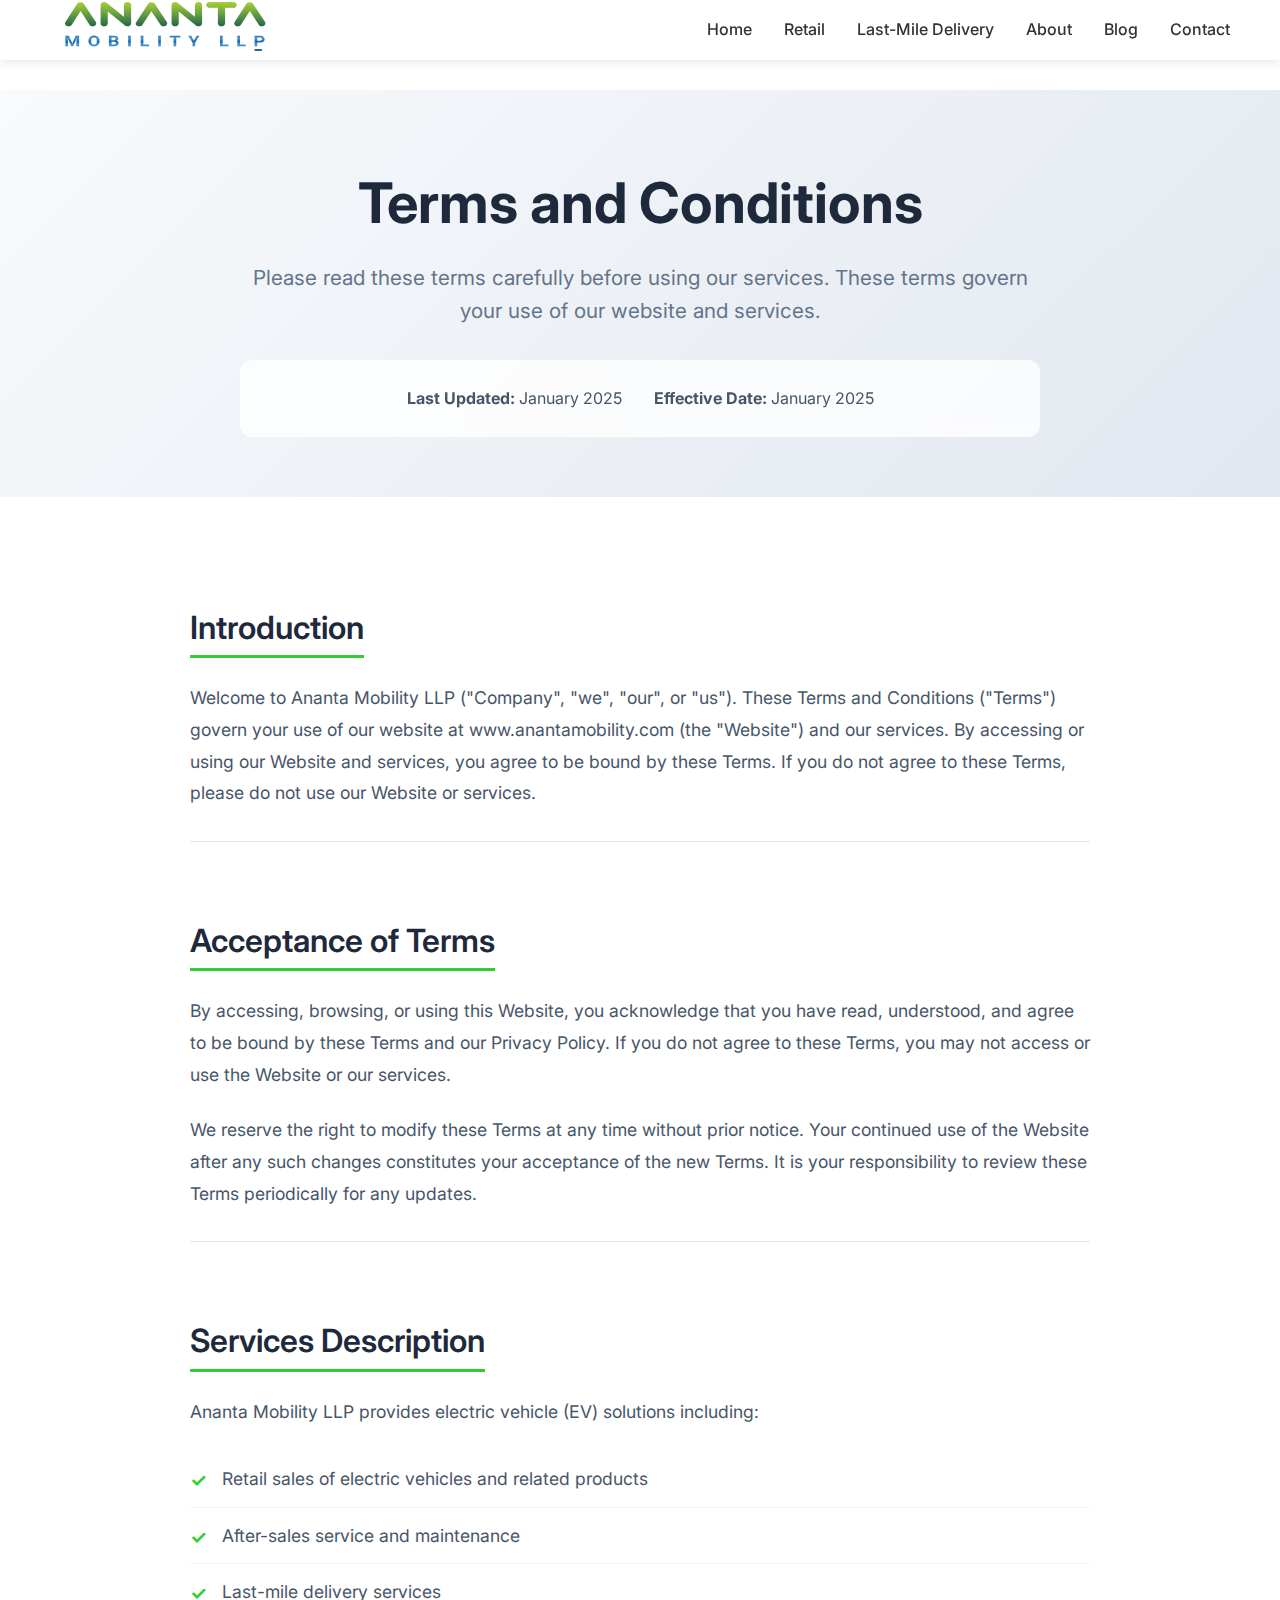
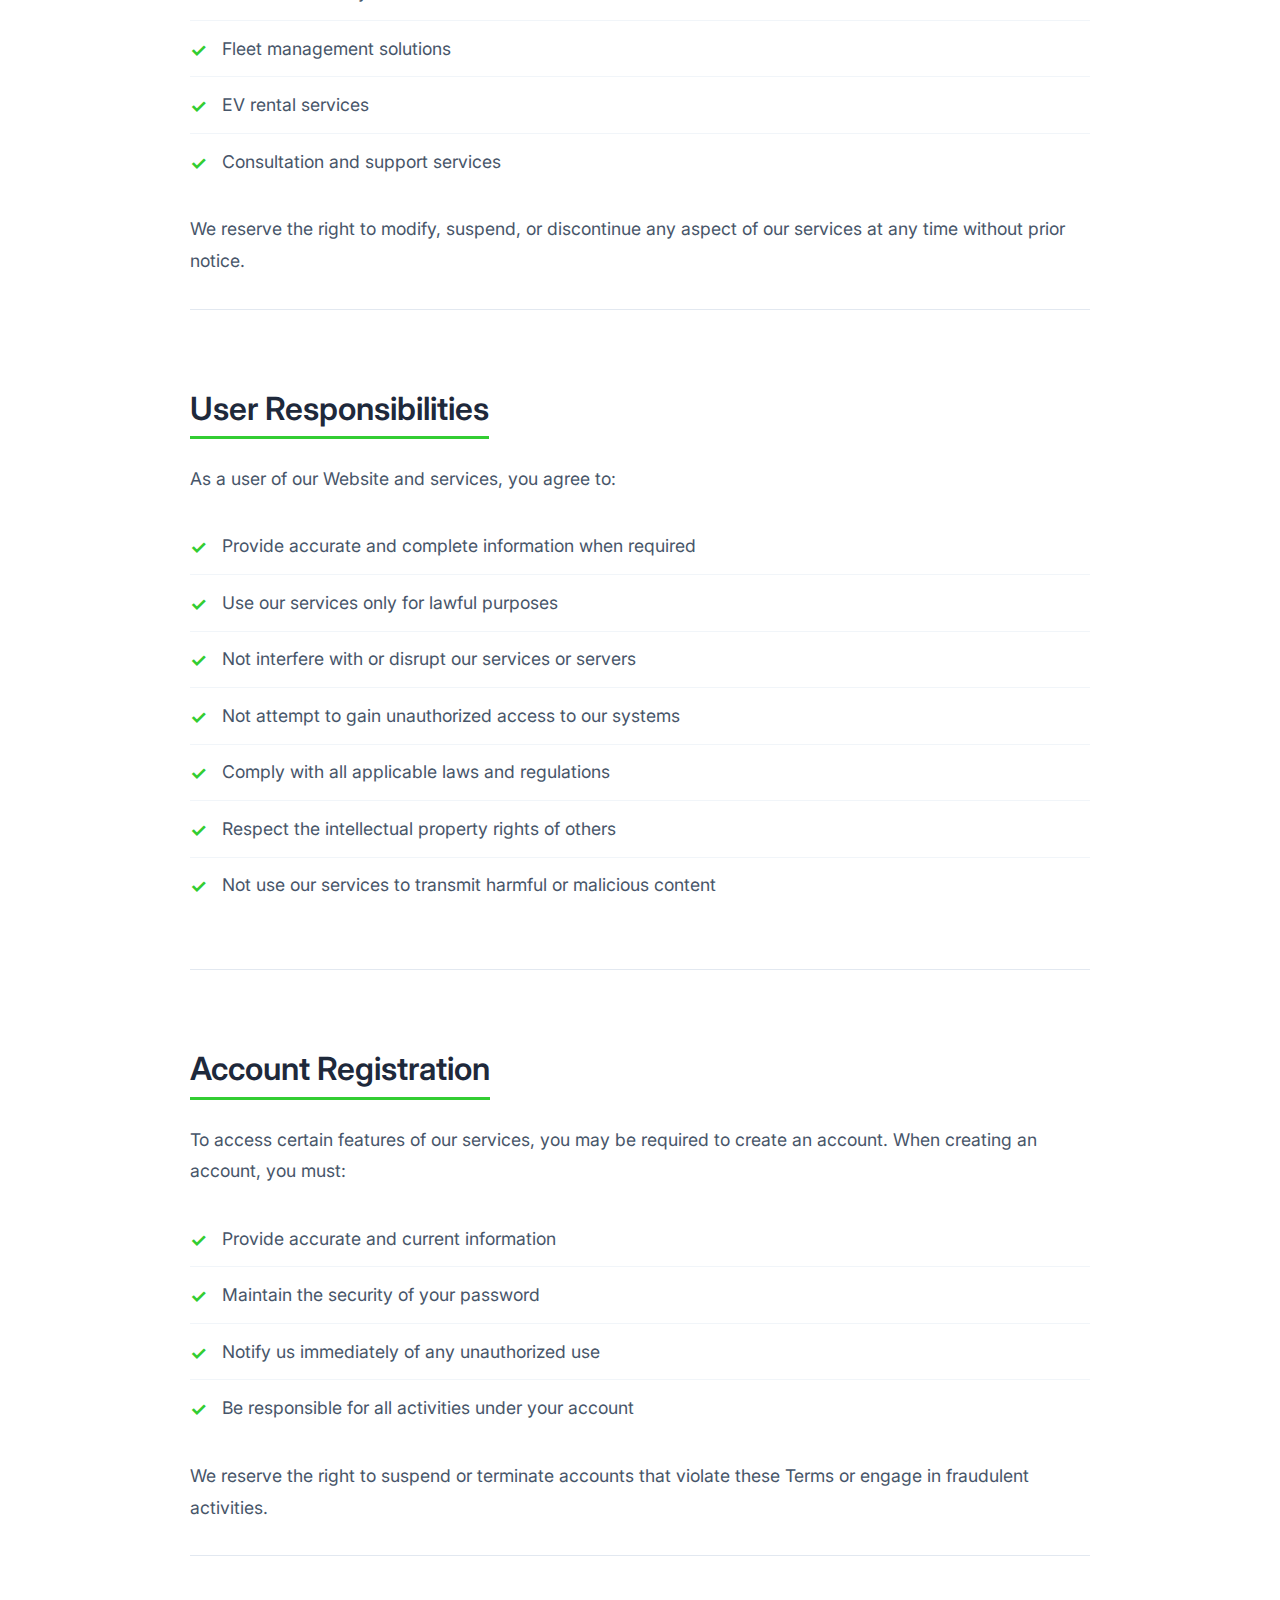
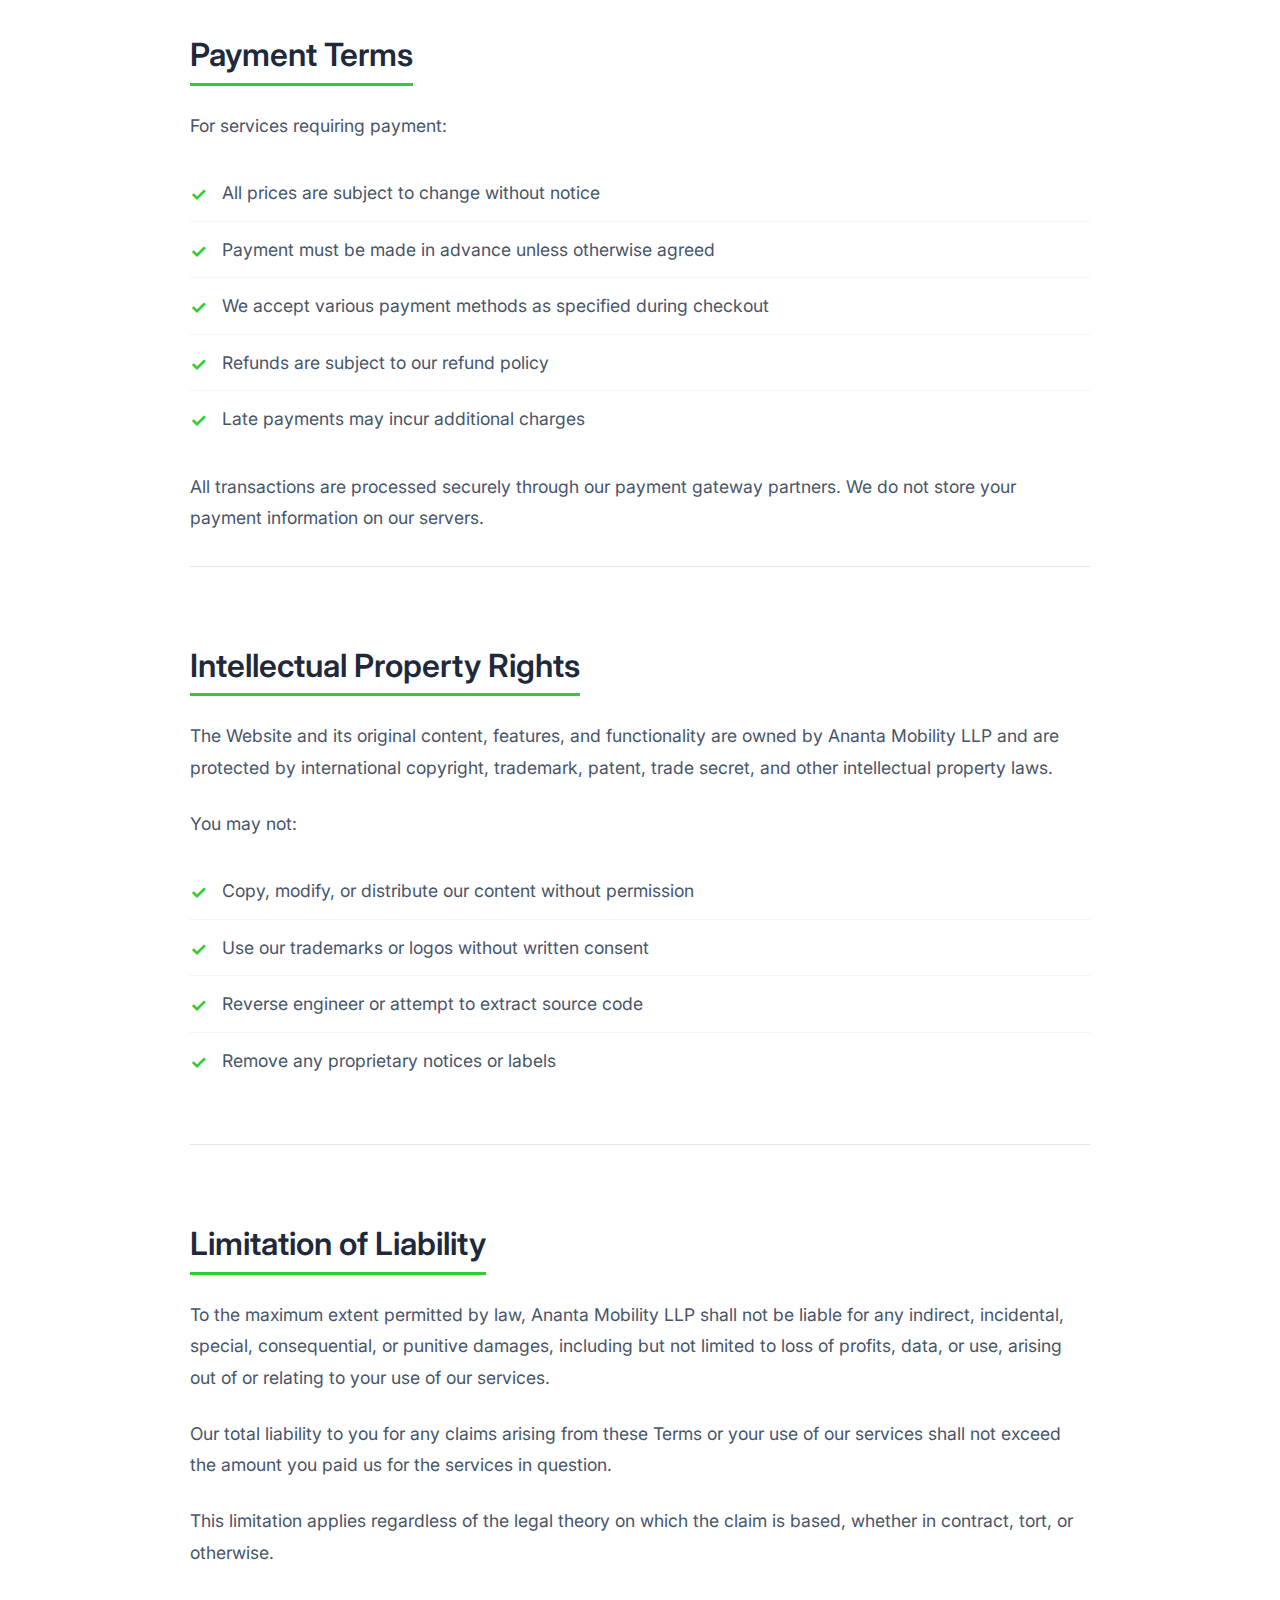
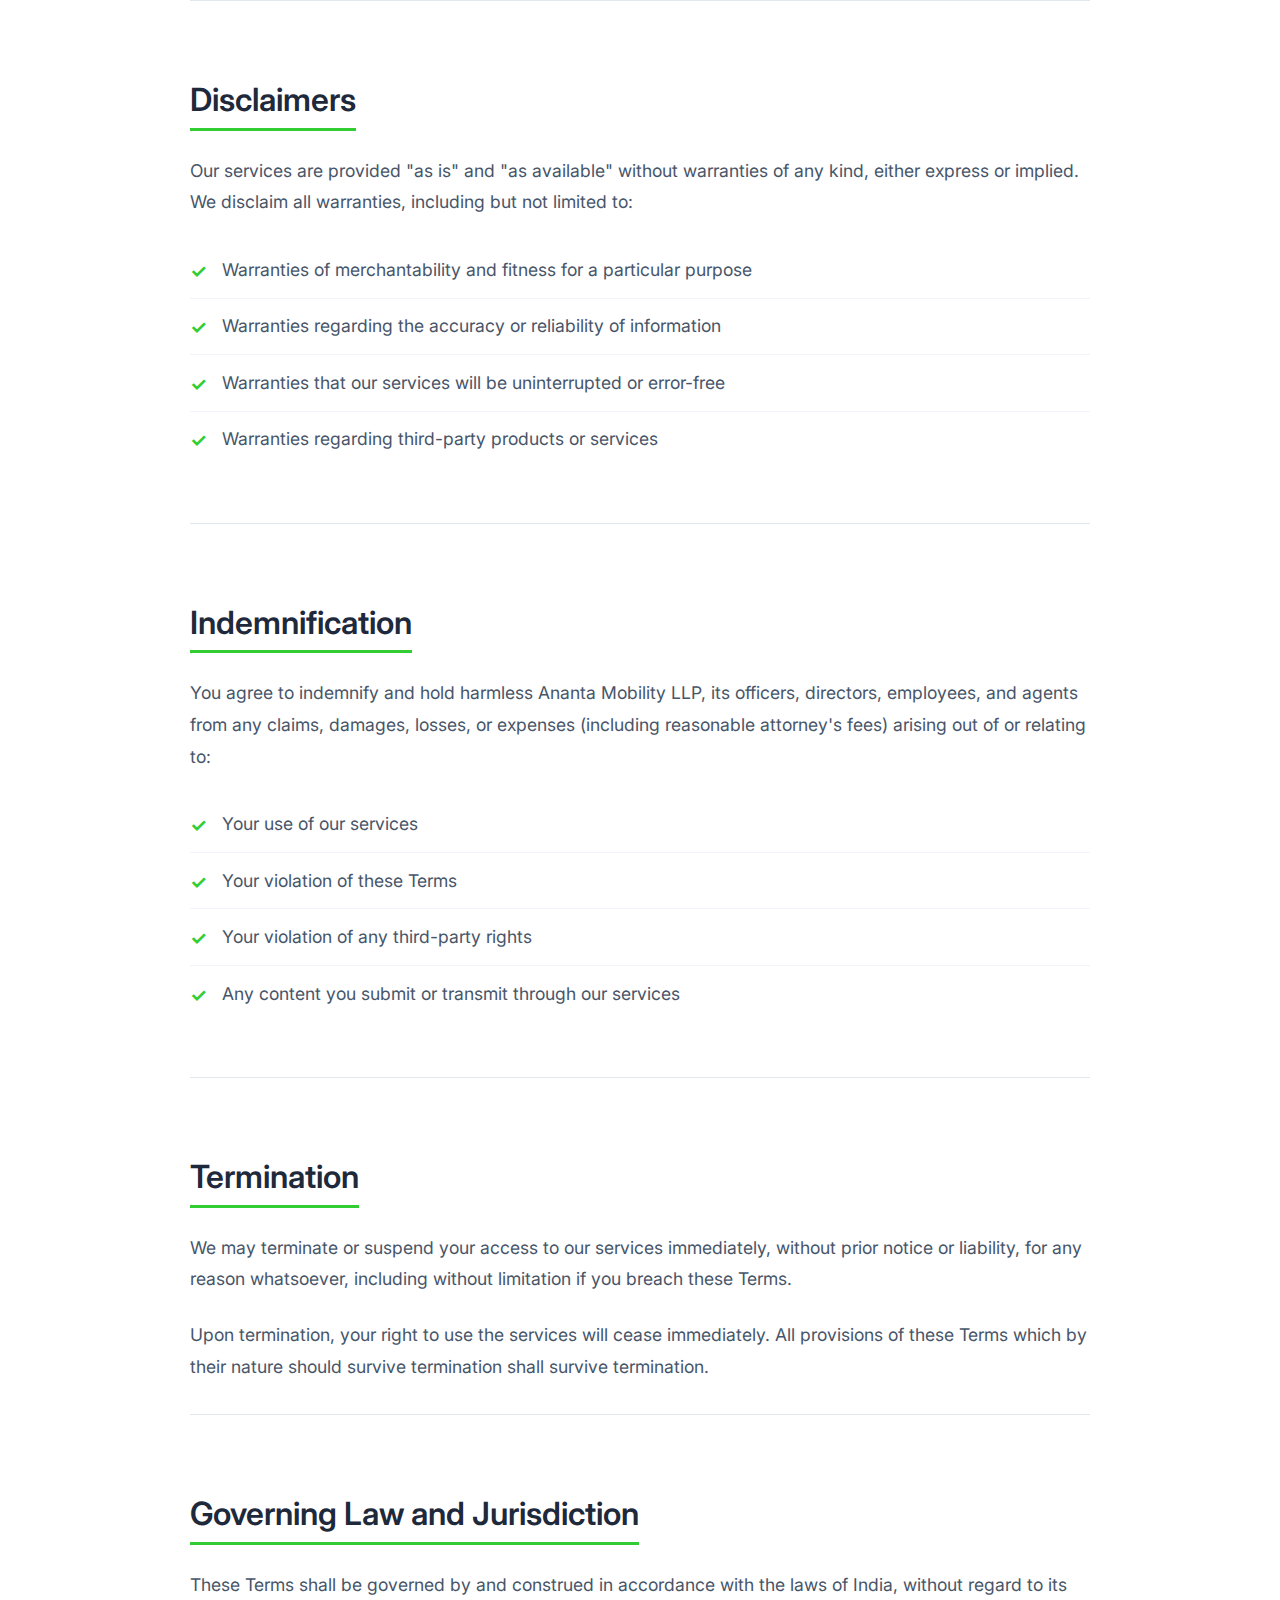
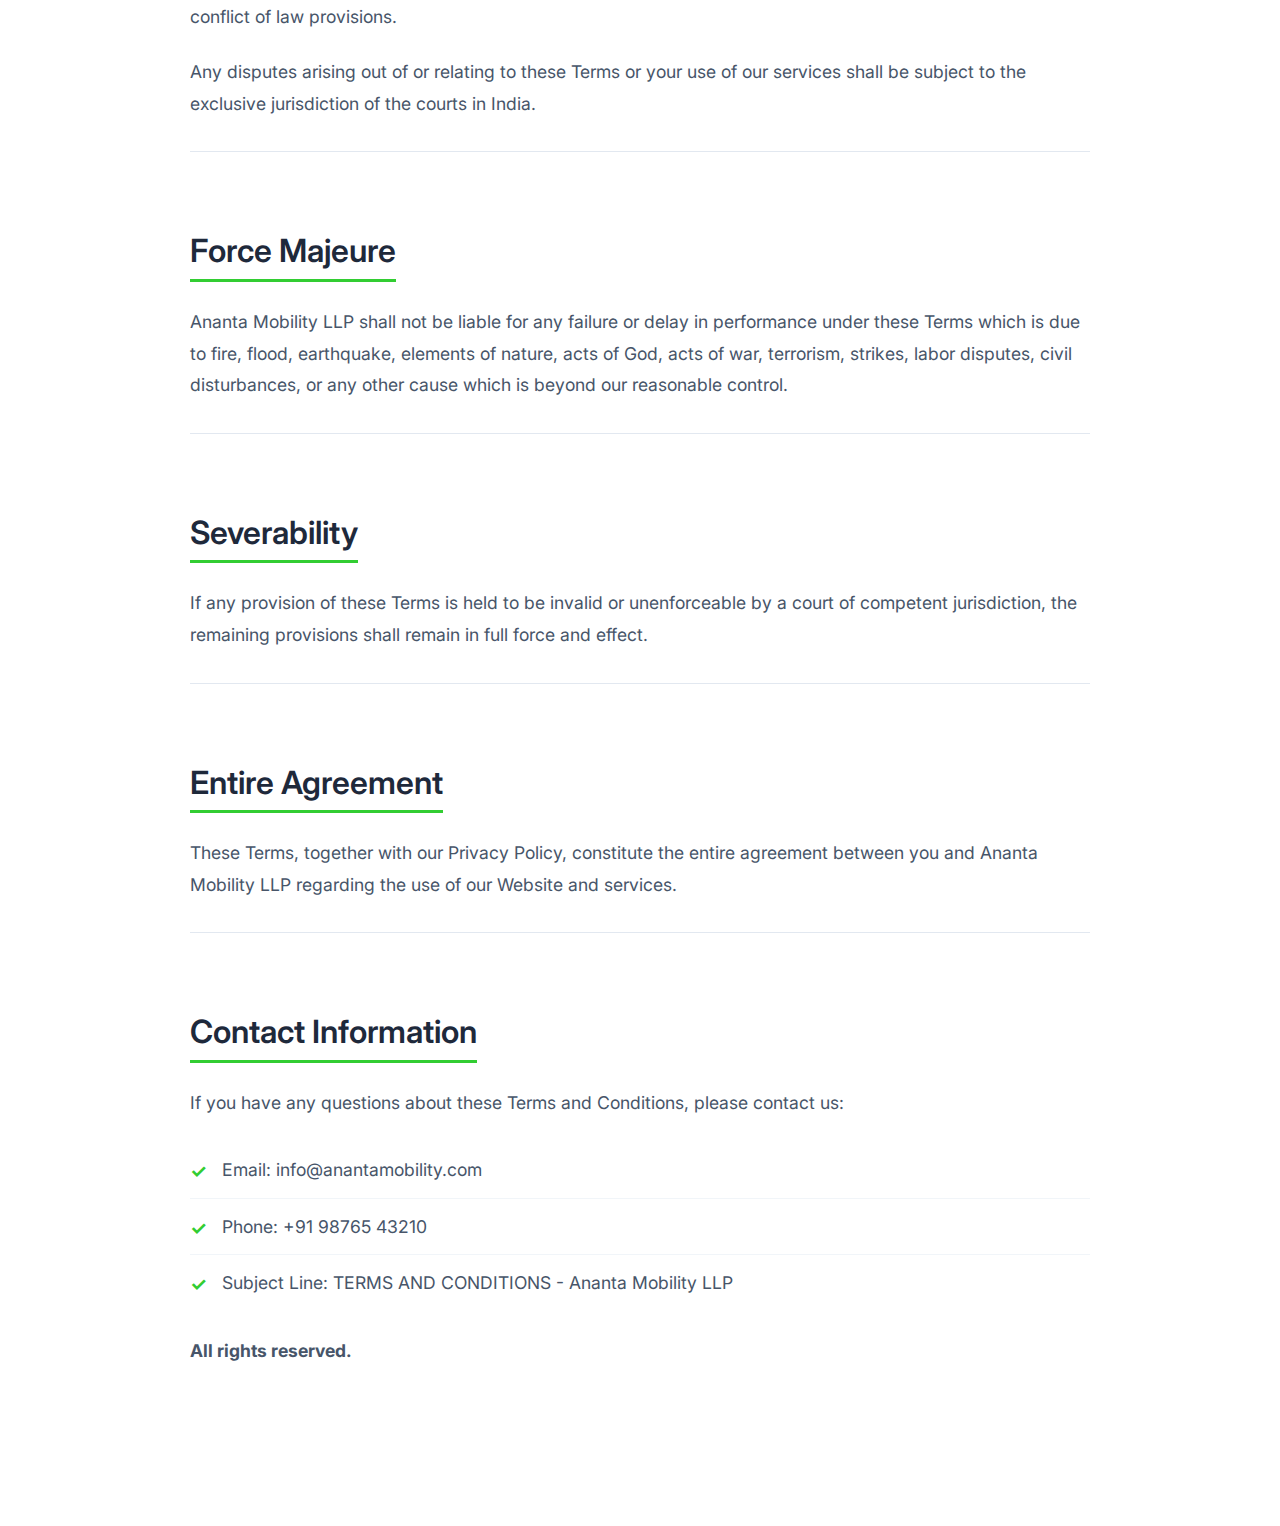
<file: terms.html>
<!DOCTYPE html>
<html lang="en">
<head>
    <meta charset="UTF-8">
    <meta name="viewport" content="width=device-width, initial-scale=1.0">
    <title>Terms and Conditions - ANANTA MOBILITY</title>
    <link rel="stylesheet" href="css/style.css">
    <link rel="stylesheet" href="css/privacy.css">
    <link href="https://fonts.googleapis.com/css2?family=Inter:wght@300;400;500;600;700&display=swap" rel="stylesheet">
    <link rel="stylesheet" href="https://cdnjs.cloudflare.com/ajax/libs/font-awesome/6.0.0/css/all.min.css">
</head>
<body>
    <!-- ========================================
         1. NAVIGATION (Top of page)
         ======================================== -->
    <nav class="navbar">
        <div class="nav-container">
            <div class="nav-logo">
                <a href="index.html">
                    <img src="assets/logos/ananta-logo.svg" alt="ANANTA MOBILITY Logo">
                </a>
            </div>
            <ul class="nav-menu">
                <li class="nav-item">
                    <a href="index.html" class="nav-link nav-home">Home</a>
                </li>
                <li class="nav-item">
                    <a href="retail.html" class="nav-link nav-retail">Retail</a>
                </li>
                <li class="nav-item">
                    <a href="lmd.html" class="nav-link nav-lmd">Last-Mile Delivery</a>
                </li>
                <li class="nav-item">
                    <a href="about.html" class="nav-link nav-about">About</a>
                </li>
                <li class="nav-item">
                    <a href="blog.html" class="nav-link nav-blog">Blog</a>
                </li>
                <li class="nav-item">
                    <a href="contact.html" class="nav-link nav-contact">Contact</a>
                </li>
            </ul>
            <div class="nav-toggle">
                <span class="bar"></span>
                <span class="bar"></span>
                <span class="bar"></span>
            </div>
        </div>
    </nav>


    <!-- Go to Top Button -->
    <div class="go-to-top-btn" id="goToTop">
        <i class="fas fa-arrow-up"></i>
    </div>

    <!-- ========================================
         3. MAIN CONTENT CONTAINER
         ======================================== -->
    <main class="privacy-content">
        <!-- ========================================
             4. HERO SECTION (First visible content)
             ======================================== -->
        <section class="privacy-hero">
            <div class="container">
                <div class="privacy-hero-content">
                    <h1 class="privacy-title">Terms and Conditions</h1>
                    <p class="privacy-subtitle">Please read these terms carefully before using our services. These terms govern your use of our website and services.</p>
                    <div class="privacy-meta">
                        <p><strong>Last Updated:</strong> January 2025</p>
                        <p><strong>Effective Date:</strong> January 2025</p>
                    </div>
                </div>
            </div>
        </section>

        <!-- ========================================
             5. TERMS AND CONDITIONS CONTENT
             ======================================== -->
        <section class="privacy-main">
            <div class="container">
                <div class="privacy-content-wrapper">
                    
                    <!-- Introduction -->
                    <div class="privacy-section">
                        <h2>Introduction</h2>
                        <p>Welcome to Ananta Mobility LLP ("Company", "we", "our", or "us"). These Terms and Conditions ("Terms") govern your use of our website at www.anantamobility.com (the "Website") and our services. By accessing or using our Website and services, you agree to be bound by these Terms. If you do not agree to these Terms, please do not use our Website or services.</p>
                    </div>

                    <!-- Acceptance of Terms -->
                    <div class="privacy-section">
                        <h2>Acceptance of Terms</h2>
                        <p>By accessing, browsing, or using this Website, you acknowledge that you have read, understood, and agree to be bound by these Terms and our Privacy Policy. If you do not agree to these Terms, you may not access or use the Website or our services.</p>
                        
                        <p>We reserve the right to modify these Terms at any time without prior notice. Your continued use of the Website after any such changes constitutes your acceptance of the new Terms. It is your responsibility to review these Terms periodically for any updates.</p>
                    </div>

                    <!-- Services Description -->
                    <div class="privacy-section">
                        <h2>Services Description</h2>
                        <p>Ananta Mobility LLP provides electric vehicle (EV) solutions including:</p>
                        <ul class="privacy-list">
                            <li>Retail sales of electric vehicles and related products</li>
                            <li>After-sales service and maintenance</li>
                            <li>Last-mile delivery services</li>
                            <li>Fleet management solutions</li>
                            <li>EV rental services</li>
                            <li>Consultation and support services</li>
                        </ul>
                        
                        <p>We reserve the right to modify, suspend, or discontinue any aspect of our services at any time without prior notice.</p>
                    </div>

                    <!-- User Responsibilities -->
                    <div class="privacy-section">
                        <h2>User Responsibilities</h2>
                        <p>As a user of our Website and services, you agree to:</p>
                        <ul class="privacy-list">
                            <li>Provide accurate and complete information when required</li>
                            <li>Use our services only for lawful purposes</li>
                            <li>Not interfere with or disrupt our services or servers</li>
                            <li>Not attempt to gain unauthorized access to our systems</li>
                            <li>Comply with all applicable laws and regulations</li>
                            <li>Respect the intellectual property rights of others</li>
                            <li>Not use our services to transmit harmful or malicious content</li>
                        </ul>
                    </div>

                    <!-- Account Registration -->
                    <div class="privacy-section">
                        <h2>Account Registration</h2>
                        <p>To access certain features of our services, you may be required to create an account. When creating an account, you must:</p>
                        <ul class="privacy-list">
                            <li>Provide accurate and current information</li>
                            <li>Maintain the security of your password</li>
                            <li>Notify us immediately of any unauthorized use</li>
                            <li>Be responsible for all activities under your account</li>
                        </ul>
                        
                        <p>We reserve the right to suspend or terminate accounts that violate these Terms or engage in fraudulent activities.</p>
                    </div>

                    <!-- Payment Terms -->
                    <div class="privacy-section">
                        <h2>Payment Terms</h2>
                        <p>For services requiring payment:</p>
                        <ul class="privacy-list">
                            <li>All prices are subject to change without notice</li>
                            <li>Payment must be made in advance unless otherwise agreed</li>
                            <li>We accept various payment methods as specified during checkout</li>
                            <li>Refunds are subject to our refund policy</li>
                            <li>Late payments may incur additional charges</li>
                        </ul>
                        
                        <p>All transactions are processed securely through our payment gateway partners. We do not store your payment information on our servers.</p>
                    </div>

                    <!-- Intellectual Property -->
                    <div class="privacy-section">
                        <h2>Intellectual Property Rights</h2>
                        <p>The Website and its original content, features, and functionality are owned by Ananta Mobility LLP and are protected by international copyright, trademark, patent, trade secret, and other intellectual property laws.</p>
                        
                        <p>You may not:</p>
                        <ul class="privacy-list">
                            <li>Copy, modify, or distribute our content without permission</li>
                            <li>Use our trademarks or logos without written consent</li>
                            <li>Reverse engineer or attempt to extract source code</li>
                            <li>Remove any proprietary notices or labels</li>
                        </ul>
                    </div>

                    <!-- Limitation of Liability -->
                    <div class="privacy-section">
                        <h2>Limitation of Liability</h2>
                        <p>To the maximum extent permitted by law, Ananta Mobility LLP shall not be liable for any indirect, incidental, special, consequential, or punitive damages, including but not limited to loss of profits, data, or use, arising out of or relating to your use of our services.</p>
                        
                        <p>Our total liability to you for any claims arising from these Terms or your use of our services shall not exceed the amount you paid us for the services in question.</p>
                        
                        <p>This limitation applies regardless of the legal theory on which the claim is based, whether in contract, tort, or otherwise.</p>
                    </div>

                    <!-- Disclaimers -->
                    <div class="privacy-section">
                        <h2>Disclaimers</h2>
                        <p>Our services are provided "as is" and "as available" without warranties of any kind, either express or implied. We disclaim all warranties, including but not limited to:</p>
                        <ul class="privacy-list">
                            <li>Warranties of merchantability and fitness for a particular purpose</li>
                            <li>Warranties regarding the accuracy or reliability of information</li>
                            <li>Warranties that our services will be uninterrupted or error-free</li>
                            <li>Warranties regarding third-party products or services</li>
                        </ul>
                    </div>

                    <!-- Indemnification -->
                    <div class="privacy-section">
                        <h2>Indemnification</h2>
                        <p>You agree to indemnify and hold harmless Ananta Mobility LLP, its officers, directors, employees, and agents from any claims, damages, losses, or expenses (including reasonable attorney's fees) arising out of or relating to:</p>
                        <ul class="privacy-list">
                            <li>Your use of our services</li>
                            <li>Your violation of these Terms</li>
                            <li>Your violation of any third-party rights</li>
                            <li>Any content you submit or transmit through our services</li>
                        </ul>
                    </div>

                    <!-- Termination -->
                    <div class="privacy-section">
                        <h2>Termination</h2>
                        <p>We may terminate or suspend your access to our services immediately, without prior notice or liability, for any reason whatsoever, including without limitation if you breach these Terms.</p>
                        
                        <p>Upon termination, your right to use the services will cease immediately. All provisions of these Terms which by their nature should survive termination shall survive termination.</p>
                    </div>

                    <!-- Governing Law -->
                    <div class="privacy-section">
                        <h2>Governing Law and Jurisdiction</h2>
                        <p>These Terms shall be governed by and construed in accordance with the laws of India, without regard to its conflict of law provisions.</p>
                        
                        <p>Any disputes arising out of or relating to these Terms or your use of our services shall be subject to the exclusive jurisdiction of the courts in India.</p>
                    </div>

                    <!-- Force Majeure -->
                    <div class="privacy-section">
                        <h2>Force Majeure</h2>
                        <p>Ananta Mobility LLP shall not be liable for any failure or delay in performance under these Terms which is due to fire, flood, earthquake, elements of nature, acts of God, acts of war, terrorism, strikes, labor disputes, civil disturbances, or any other cause which is beyond our reasonable control.</p>
                    </div>

                    <!-- Severability -->
                    <div class="privacy-section">
                        <h2>Severability</h2>
                        <p>If any provision of these Terms is held to be invalid or unenforceable by a court of competent jurisdiction, the remaining provisions shall remain in full force and effect.</p>
                    </div>

                    <!-- Entire Agreement -->
                    <div class="privacy-section">
                        <h2>Entire Agreement</h2>
                        <p>These Terms, together with our Privacy Policy, constitute the entire agreement between you and Ananta Mobility LLP regarding the use of our Website and services.</p>
                    </div>

                    <!-- Contact Information -->
                    <div class="privacy-section">
                        <h2>Contact Information</h2>
                        <p>If you have any questions about these Terms and Conditions, please contact us:</p>
                        <ul class="privacy-list">
                            <li>Email: info@anantamobility.com</li>
                            <li>Phone: +91 98765 43210</li>
                            <li>Subject Line: TERMS AND CONDITIONS - Ananta Mobility LLP</li>
                        </ul>
                        <p><strong>All rights reserved.</strong></p>
                    </div>

                </div>
            </div>
        </section>

    </main>


    <!-- ========================================
         JAVASCRIPT FUNCTIONALITY
         ======================================== -->
    <script src="js/main.js"></script>
</body>
</html>
</file>
<file: css/about.css>
/* ========================================
   ABOUT PAGE - ORGANIZED BY VISUAL HIERARCHY
   ======================================== */

/* ========================================
   1. NAVIGATION (Top of page)
   ======================================== */

.navbar {
    background: rgba(255, 255, 255, 0.95) !important;
    backdrop-filter: blur(10px) !important;
    border-bottom: 1px solid rgba(0, 0, 0, 0.1);
    position: fixed !important;
    top: 0 !important;
    left: 0 !important;
    right: 0 !important;
    z-index: 1000 !important;
    transition: all 0.3s ease;
    display: flex !important;
    visibility: visible !important;
    opacity: 1 !important;
}

/* Force correct navigation layout */
.navbar .nav-container {
    max-width: 1200px !important;
    margin: 0 auto !important;
    padding: 0 10px !important;
    display: flex !important;
    justify-content: space-between !important;
    align-items: center !important;
    flex-direction: row !important;
    width: 100% !important;
    height: 80px !important;
    padding-top: 20px !important;
}

.navbar .nav-logo {
    order: 1 !important;
    flex-shrink: 0 !important;
    display: flex !important;
    align-items: center !important;
}

.navbar .nav-menu {
    order: 2 !important;
    flex-shrink: 0 !important;
    display: flex !important;
    list-style: none !important;
    margin: 0 !important;
    padding: 0 !important;
    gap: 2rem !important;
}

.nav-logo img {
    height: 120px;
    width: auto;
}

.nav-menu {
    display: flex;
    list-style: none;
    margin: 0;
    padding: 0;
    gap: 2.5rem;
}

.nav-link {
    text-decoration: none;
    color: #64748B;
    font-weight: 500;
    font-size: 16px;
    transition: all 0.3s ease;
    position: relative;
    padding: 8px 0;
}

.nav-link:hover {
    color: #32CD32;
}

.nav-link.active {
    color: #32CD32;
}

.nav-link.active::after {
    content: '';
    position: absolute;
    bottom: 0;
    left: 0;
    right: 0;
    height: 3px;
    background: #32CD32;
    border-radius: 2px;
}

.nav-home:hover { color: #32CD32; }
.nav-retail:hover { color: #32CD32; }
.nav-lmd:hover { color: #32CD32; }
.nav-about:hover { color: #32CD32; }
.nav-contact:hover { color: #32CD32; }

.nav-home.active::after { background: #32CD32; }
.nav-retail.active::after { background: #32CD32; }
.nav-lmd.active::after { background: #32CD32; }
.nav-about.active::after { background: #32CD32; }
.nav-contact.active::after { background: #32CD32; }

.nav-toggle {
    display: none;
    flex-direction: column;
    cursor: pointer;
    gap: 4px;
}

.nav-toggle .bar {
    width: 25px;
    height: 3px;
    background: #64748B;
    transition: all 0.3s ease;
    border-radius: 2px;
}

.nav-toggle.active .bar:nth-child(1) {
    transform: rotate(45deg) translate(5px, 5px);
}

.nav-toggle.active .bar:nth-child(2) {
    opacity: 0;
}

.nav-toggle.active .bar:nth-child(3) {
    transform: rotate(-45deg) translate(7px, -6px);
}

/* ========================================
   2. STICKY CTAs (Fixed position)
   ======================================== */

.sticky-ctas {
    position: fixed;
    bottom: 20px;
    right: 20px;
    z-index: 999;
    display: flex;
    flex-direction: column-reverse;
    align-items: flex-end;
    gap: 10px;
    opacity: 0;
    animation: revealStickyCTA 0.8s ease-out 2s forwards;
}

.cta-main-btn {
    width: 60px;
    height: 60px;
    background: #32CD32;
    border-radius: 50%;
    display: flex;
    align-items: center;
    justify-content: center;
    cursor: pointer;
    transition: all 0.3s ease;
    box-shadow: 0 4px 12px rgba(50, 205, 50, 0.3);
}

.cta-main-btn:hover {
    background: #228B22;
    transform: scale(1.1);
    box-shadow: 0 6px 20px rgba(50, 205, 50, 0.4);
}

.cta-main-btn i {
    color: white;
    font-size: 1.2rem;
}

.cta-options {
    display: flex;
    flex-direction: column;
    gap: 10px;
    opacity: 0;
    transform: translateY(20px) scale(0.8);
    transition: all 0.3s ease;
    pointer-events: none;
    margin-bottom: 10px;
}

.sticky-ctas:hover .cta-options,
.sticky-ctas.active .cta-options {
    opacity: 1;
    transform: translateY(0) scale(1);
    pointer-events: all;
}

.cta-btn {
    padding: 8px 16px;
    text-decoration: none;
    border-radius: 20px;
    font-size: 0.9rem;
    font-weight: 500;
    transition: all 0.3s ease;
    text-align: center;
    min-width: 120px;
    white-space: nowrap;
}

.cta-btn.primary {
    background: #32CD32;
    color: white;
}

.cta-btn.secondary {
    background: #3B82F6;
    color: white;
}

.cta-btn:hover {
    transform: translateY(-2px);
    box-shadow: 0 4px 12px rgba(0, 0, 0, 0.15);
}

/* ========================================
   3. MAIN CONTENT CONTAINER
   ======================================== */

.seamless-content {
    margin-top: 80px;
    background: #FFFFFF;
}

/* ========================================
   4. HERO SECTION (First visible content)
   ======================================== */

.hero-section {
    padding: 100px 0;
    background: #FFFFFF;
    display: flex;
    align-items: center;
    min-height: 70vh;
}

.hero-content {
    max-width: 1200px;
    margin: 0 auto;
    padding: 0 10px;
    display: flex;
    align-items: center;
    justify-content: space-between;
}

.hero-text {
    flex: 1;
    max-width: 80%;
    text-align: center;
}

.hero-title {
    font-size: 3rem;
    font-weight: 700;
    color: #1E293B;
    margin: 0 0 20px 0;
    line-height: 1.2;
}

.hero-subtitle {
    font-size: 1.8rem;
    color: #64748B;
    margin: 0 0 30px 0;
    font-weight: 400;
}

.hero-buttons {
    display: flex;
    gap: 20px;
    flex-wrap: wrap;
    justify-content: center;
}

.hero-visual {
    flex: 1;
    max-width: 50%;
    display: flex;
    justify-content: center;
    align-items: center;
}

.hero-image {
    max-width: 80%;
    height: auto;
    border-radius: 12px;
}

/* ========================================
   5. BUTTONS (Used throughout page)
   ======================================== */

.btn {
    padding: 15px 30px;
    border-radius: 8px;
    text-decoration: none;
    font-weight: 600;
    font-size: 16px;
    transition: all 0.3s ease;
    border: 2px solid transparent;
    display: inline-block;
}

.btn-primary {
    background: #32CD32;
    color: white;
}

.btn-primary:hover {
    background: #1e991e;
    transform: translateY(-2px);
    box-shadow: 0 8px 25px rgba(50, 205, 50, 0.3);
}

.btn-secondary {
    background: #3B82F6;
    color: white;
}

.btn-secondary:hover {
    background: #2563eb;
    transform: translateY(-2px);
    box-shadow: 0 8px 25px rgba(59, 130, 246, 0.3);
}

.btn-outline {
    background: transparent;
    color: #3B82F6;
    border-color: #3B82F6;
}

.btn-outline:hover {
    background: #3B82F6;
    color: white;
    transform: translateY(-2px);
}

.btn-large {
    padding: 18px 40px;
    font-size: 18px;
}

/* ========================================
   6. STORY SECTION
   ======================================== */

.story-section {
    padding: 50px 0;
    background: #FFFFFF;
    position: relative;
    margin-top: -20px;
}

.story-section::before {
    content: '';
    position: absolute;
    top: -10px;
    left: 0;
    right: 0;
    height: 20px;
    background: #FFFFFF;
    z-index: 1;
}

.story-wrapper {
    max-width: 1200px;
    margin: 0 auto;
    padding: 0 10px;
    display: flex;
    align-items: center;
    justify-content: space-between;
    gap: 20px;
    min-height: 50vh;
}

.story-text {
    flex: 1;
    max-width: 50%;
    position: relative;
    z-index: 3;
}

.story-text h2 {
    font-size: 2rem;
    font-weight: 700;
    color: #1E293B;
    margin: 0 0 20px 0;
    line-height: 1.3;
}

.story-text p {
    font-size: 0.95rem;
    color: #64748B;
    line-height: 1.5;
    margin: 0 0 20px 0;
}

.story-visual {
    flex: 1;
    max-width: 50%;
    display: flex;
    justify-content: center;
    align-items: center;
    position: relative;
    z-index: 1;
}

.story-image {
    max-width: 90%;
    height: auto;
    border-radius: 12px;
    position: relative;
    z-index: 2;
}

/* ========================================
   7. VALUES SECTION
   ======================================== */

.values-section {
    padding: 50px 0;
    background: #FFFFFF;
    position: relative;
    margin-top: -20px;
}

.values-section::before {
    content: '';
    position: absolute;
    top: -10px;
    left: 0;
    right: 0;
    height: 20px;
    background: #FFFFFF;
    z-index: 1;
}

.values-wrapper {
    max-width: 1200px;
    margin: 0 auto;
    padding: 0 10px;
    display: flex;
    align-items: center;
    justify-content: space-between;
    gap: 20px;
    min-height: 50vh;
    flex-direction: row-reverse;
}

.values-text {
    flex: 1;
    max-width: 50%;
    position: relative;
    z-index: 3;
}

.values-text h2 {
    font-size: 2rem;
    font-weight: 700;
    color: #1E293B;
    margin: 0 0 20px 0;
    line-height: 1.3;
}

.values-text p {
    font-size: 0.95rem;
    color: #64748B;
    line-height: 1.5;
    margin: 0 0 20px 0;
}

.values-visual {
    flex: 1;
    max-width: 50%;
    display: flex;
    justify-content: center;
    align-items: center;
    position: relative;
    z-index: 1;
}

.values-image {
    max-width: 90%;
    height: auto;
    border-radius: 12px;
    position: relative;
    z-index: 2;
}

/* ========================================
   8. JOURNEY SECTION
   ======================================== */

.journey-section {
    padding: 50px 0;
    background: #FFFFFF;
    position: relative;
    margin-top: -20px;
}

.journey-section::before {
    content: '';
    position: absolute;
    top: -10px;
    left: 0;
    right: 0;
    height: 20px;
    background: #FFFFFF;
    z-index: 1;
}

.journey-wrapper {
    max-width: 1200px;
    margin: 0 auto;
    padding: 0 10px;
    display: flex;
    align-items: center;
    justify-content: space-between;
    gap: 20px;
    min-height: 50vh;
}

.journey-text {
    flex: 1;
    max-width: 50%;
    position: relative;
    z-index: 3;
}

.journey-text h2 {
    font-size: 2rem;
    font-weight: 700;
    color: #1E293B;
    margin: 0 0 20px 0;
    line-height: 1.3;
}

.journey-text p {
    font-size: 0.95rem;
    color: #64748B;
    line-height: 1.5;
    margin: 0 0 20px 0;
}

.journey-milestones {
    display: flex;
    flex-direction: column;
    gap: 15px;
    margin-top: 20px;
}

.milestone-item {
    display: flex;
    align-items: center;
    gap: 15px;
    background: #F8FAFC;
    padding: 15px;
    border-radius: 8px;
    border: 1px solid #E2E8F0;
}

.milestone-year {
    background: #32CD32;
    color: white;
    padding: 8px 12px;
    border-radius: 20px;
    font-weight: 600;
    font-size: 0.9rem;
    min-width: 60px;
    text-align: center;
}

.milestone-content h3 {
    font-size: 1rem;
    font-weight: 600;
    color: #1E293B;
    margin: 0 0 5px 0;
}

.milestone-content p {
    font-size: 0.85rem;
    color: #64748B;
    margin: 0;
    line-height: 1.4;
}

.journey-visual {
    flex: 1;
    max-width: 50%;
    display: flex;
    justify-content: center;
    align-items: center;
    position: relative;
    z-index: 1;
}

.journey-image {
    max-width: 100%;
    height: auto;
    border-radius: 12px;
    position: relative;
    z-index: 2;
}

/* ========================================
   9. LEADERSHIP SECTION
   ======================================== */

.leadership-section {
    padding: 50px 0;
    background: #FFFFFF;
    position: relative;
    margin-top: -20px;
}

.leadership-section::before {
    content: '';
    position: absolute;
    top: -10px;
    left: 0;
    right: 0;
    height: 20px;
    background: #FFFFFF;
    z-index: 1;
}

.leadership-wrapper {
    max-width: 1200px;
    margin: 0 auto;
    padding: 0 10px;
    display: flex;
    flex-direction: column;
    align-items: center;
    justify-content: center;
    gap: 40px;
    min-height: 50vh;
    text-align: center;
}

.leadership-text {
    max-width: 800px;
    position: relative;
    z-index: 3;
}

.leadership-text h2 {
    font-size: 2rem;
    font-weight: 700;
    color: #1E293B;
    margin: 0 0 20px 0;
    line-height: 1.3;
}

.leadership-text p {
    font-size: 0.95rem;
    color: #64748B;
    line-height: 1.5;
    margin: 0 0 20px 0;
}

.leadership-visual {
    width: 100%;
    display: flex;
    justify-content: center;
    align-items: center;
    position: relative;
    z-index: 1;
}

.leadership-image {
    max-width: 100%;
    height: auto;
    border-radius: 12px;
    position: relative;
    z-index: 2;
}

/* Founders Grid */
.founders-grid {
    display: grid;
    grid-template-columns: repeat(3, 1fr);
    gap: 30px;
    width: 100%;
    max-width: 1000px;
    margin: 0 auto;
}

.founder-card {
    text-align: center;
    background: #F8FAFC;
    padding: 50px;
    border-radius: 12px;
    border: 1px solid #E2E8F0;
    transition: all 0.3s ease;
}

.founder-card:hover {
    transform: translateY(-5px);
    box-shadow: 0 8px 25px rgba(0, 0, 0, 0.1);
}

.founder-image {
    width: 250px;
    height: 250px;
    border-radius: 50%;
    object-fit: cover;
    margin: 0 auto 20px auto;
    border: 3px solid #32CD32;
}

.founder-name {
    font-size: 1.4rem;
    font-weight: 600;
    color: #1E293B;
    margin: 0 0 8px 0;
}

.founder-designation {
    font-size: 1.1rem;
    color: #64748B;
    margin: 0;
    font-weight: 500;
}

/* ========================================
   10. RECOGNITION SECTION
   ======================================== */

.recognition-section {
    padding: 50px 0;
    background: #FFFFFF;
    position: relative;
    margin-top: -20px;
}

.recognition-section::before {
    content: '';
    position: absolute;
    top: -10px;
    left: 0;
    right: 0;
    height: 20px;
    background: #FFFFFF;
    z-index: 1;
}

.recognition-wrapper {
    max-width: 1200px;
    margin: 0 auto;
    padding: 0 10px;
    display: flex;
    align-items: center;
    justify-content: space-between;
    gap: 20px;
    min-height: 50vh;
}

.recognition-text {
    flex: 1;
    max-width: 50%;
    position: relative;
    z-index: 3;
}

.recognition-text h2 {
    font-size: 2rem;
    font-weight: 700;
    color: #1E293B;
    margin: 0 0 20px 0;
    line-height: 1.3;
}

.recognition-text p {
    font-size: 0.95rem;
    color: #64748B;
    line-height: 1.5;
    margin: 0 0 20px 0;
}

.recognition-visual {
    flex: 1;
    max-width: 50%;
    display: flex;
    justify-content: center;
    align-items: center;
    position: relative;
    z-index: 1;
}

.recognition-image {
    max-width: 100%;
    height: auto;
    border-radius: 12px;
    position: relative;
    z-index: 2;
}

/* ========================================
   11. CAREERS SECTION
   ======================================== */

.careers-section {
    padding: 50px 0;
    background: #FFFFFF;
    position: relative;
    margin-top: -20px;
}

.careers-section::before {
    content: '';
    position: absolute;
    top: -10px;
    left: 0;
    right: 0;
    height: 20px;
    background: #FFFFFF;
    z-index: 1;
}

.careers-wrapper {
    max-width: 1200px;
    margin: 0 auto;
    padding: 0 10px;
    display: flex;
    align-items: center;
    justify-content: space-between;
    gap: 20px;
    min-height: 50vh;
    flex-direction: row-reverse;
}

.careers-text {
    flex: 1;
    max-width: 50%;
    position: relative;
    z-index: 3;
}

.careers-text h2 {
    font-size: 2rem;
    font-weight: 700;
    color: #1E293B;
    margin: 0 0 20px 0;
    line-height: 1.3;
}

.careers-text h3 {
    font-size: 1.5rem;
    font-weight: 600;
    color: #1E293B;
    margin: 0 0 15px 0;
}

.careers-text p {
    font-size: 0.95rem;
    color: #64748B;
    line-height: 1.5;
    margin: 0 0 20px 0;
}

.careers-visual {
    flex: 1;
    max-width: 50%;
    display: flex;
    justify-content: center;
    align-items: center;
    position: relative;
    z-index: 1;
}

.careers-image {
    max-width: 100%;
    height: auto;
    border-radius: 12px;
    position: relative;
    z-index: 2;
}

/* ========================================
   12. FEATURE LISTS (Used in content blocks)
   ======================================== */

.feature-list {
    list-style: none;
    padding: 0;
    margin: 0;
}

.feature-list li {
    padding: 12px 0;
    color: #475569;
    font-size: 1.1rem;
    position: relative;
    padding-left: 30px;
}

.feature-list li::before {
    content: '✓';
    position: absolute;
    left: 0;
    color: #10B981;
    font-weight: bold;
    font-size: 1.2rem;
}

/* ========================================
   13. CTA SECTION (Pre-footer section)
   ======================================== */

.cta-section {
    padding: 50px 0;
    background: #FFFFFF;
    color: #1E293B;
    text-align: center;
    margin-top: -20px;
}

.cta-content {
    max-width: 1200px;
    margin: 0 auto;
    padding: 0 20px;
}

.cta-content h2 {
    font-size: 2rem;
    font-weight: 700;
    margin: 0 0 15px 0;
}

.cta-content p {
    font-size: 1.25rem;
    margin: 0 0 40px 0;
    color: #64748B;
}

.cta-buttons {
    display: flex;
    gap: 20px;
    justify-content: center;
    flex-wrap: wrap;
}

/* ========================================
   14. FOOTER (Bottom of page)
   ======================================== */

.footer {
    background: #1E293B;
    color: white;
    padding: 60px 0 30px;
}


.footer-content {
    display: grid;
    grid-template-columns: 2fr 1fr 1fr 1fr;
    gap: 40px;
    margin-bottom: 40px;
}

.footer-section h3 {
    font-size: 1.5rem;
    font-weight: 700;
    margin: 0 0 20px 0;
    color: #3B82F6;
}

.footer-section h4 {
    font-size: 1.25rem;
    font-weight: 600;
    margin: 0 0 20px 0;
}

.footer-section p {
    color: #94A3B8;
    line-height: 1.6;
    margin: 0;
}

.footer-section ul {
    list-style: none;
    padding: 0;
    margin: 0;
}

.footer-section ul li {
    margin-bottom: 10px;
}

.footer-section ul li a {
    color: #94A3B8;
    text-decoration: none;
    transition: color 0.3s ease;
}

.footer-section ul li a:hover {
    color: #3B82F6;
}

.social-icons {
    display: flex;
    gap: 15px;
}

.social-icons a {
    width: 40px;
    height: 40px;
    background: rgba(255, 255, 255, 0.1);
    border-radius: 50%;
    display: flex;
    align-items: center;
    justify-content: center;
    color: white;
    text-decoration: none;
    transition: all 0.3s ease;
}

.social-icons a:hover {
    background: #3B82F6;
    transform: translateY(-2px);
}

.footer-bottom {
    border-top: 1px solid #334155;
    padding-top: 30px;
    text-align: center;
}

.footer-bottom p {
    color: #94A3B8;
    margin: 0 0 10px 0;
}

.footer-bottom a {
    color: #3B82F6;
    text-decoration: none;
}

.footer-bottom a:hover {
    text-decoration: underline;
}

/* ========================================
   15. ANIMATIONS
   ======================================== */

@keyframes revealStickyCTA {
    0% {
        opacity: 0;
        transform: translateY(20px);
    }
    100% {
        opacity: 1;
        transform: translateY(0);
    }
}

/* ========================================
   16. RESPONSIVE DESIGN
   ======================================== */

@media (max-width: 768px) {
    /* Navigation - Override base styles */
    .navbar .nav-menu {
        position: fixed !important;
        top: 80px !important;
        right: 20px !important;
        left: auto !important;
        width: 160px !important;
        height: 0rem !important;
        background: linear-gradient(135deg, rgba(255, 255, 255, 0.95) 0%, rgba(248, 250, 252, 0.95) 100%) !important;
        flex-direction: column !important;
        justify-content: flex-start !important;
        align-items: stretch !important;
        transition: opacity 0.3s ease, transform 0.3s ease !important;
        z-index: 1000 !important;
        backdrop-filter: blur(12px) !important;
        display: flex !important;
        box-shadow: 0 8px 32px rgba(0, 0, 0, 0.12), 0 2px 8px rgba(0, 0, 0, 0.08) !important;
        padding: 0.2rem 0 !important;
        margin: 0 !important;
        border-radius: 12px !important;
        border: 1px solid rgba(255, 255, 255, 0.2) !important;
        opacity: 0 !important;
        transform: translateY(-10px) !important;
    }

    .navbar .nav-menu.active {
        height: auto !important;
        opacity: 1 !important;
        transform: translateY(0) !important;
    }

    .navbar .nav-link {
        display: block !important;
        padding: 0.25rem 0.50rem !important;
        text-align: right !important;
        color: #64748B !important;
        font-weight: 500 !important;
        text-decoration: none !important;
        transition: color 0.3s ease !important;
        line-height: 1.1 !important;
    }

    .navbar .nav-toggle {
        display: flex !important;
    }

    /* Hero Section */
    .hero-content {
        flex-direction: column;
        gap: 40px;
        text-align: center;
    }

    .hero-title {
        font-size: 2.5rem;
    }

    .hero-buttons {
        justify-content: center;
    }

    /* Content Blocks */
    .story-wrapper,
    .values-wrapper,
    .journey-wrapper,
    .leadership-wrapper,
    .recognition-wrapper,
    .careers-wrapper {
        flex-direction: column;
        gap: 20px;
        min-height: auto;
        text-align: center;
    }

    .story-text,
    .values-text,
    .journey-text,
    .leadership-text,
    .recognition-text,
    .careers-text {
        padding: 0 20px;
        margin-bottom: 20px;
        max-width: 100%;
    }

    .story-text h2,
    .values-text h2,
    .journey-text h2,
    .leadership-text h2,
    .recognition-text h2,
    .careers-text h2 {
        font-size: 1.6rem;
    }

    .story-visual,
    .values-visual,
    .journey-visual,
    .leadership-visual,
    .recognition-visual,
    .careers-visual {
        padding: 0 20px;
        max-width: 100%;
    }

    /* Journey Milestones */
    .journey-milestones {
        gap: 10px;
    }

    .milestone-item {
        flex-direction: column;
        text-align: center;
        gap: 10px;
    }

    .milestone-year {
        min-width: auto;
    }

    /* Founders Grid - Mobile */
    .founders-grid {
        grid-template-columns: 1fr;
        gap: 20px;
        max-width: 300px;
    }

    .founder-image {
        width: 130px;
        height: 130px;
    }

    /* Footer */
    .footer-content {
        grid-template-columns: 1fr;
        gap: 30px;
        text-align: center;
    }

    /* CTA Buttons */
    .cta-buttons {
        flex-direction: column;
        align-items: center;
    }

    .btn {
        width: 100%;
        max-width: 300px;
        text-align: center;
    }
}

@media (max-width: 480px) {
    .hero-title {
        font-size: 2rem;
    }

    .story-text h2,
    .values-text h2,
    .journey-text h2,
    .leadership-text h2,
    .recognition-text h2,
    .careers-text h2 {
        font-size: 1.75rem;
    }

    .cta-content h2 {
        font-size: 2rem;
    }

    .sticky-ctas {
        bottom: 20px;
        right: 20px;
    }

    .cta-main-btn {
        width: 50px;
        height: 50px;
        font-size: 20px;
    }

    .milestone-item {
        padding: 10px;
    }

    .milestone-year {
        padding: 6px 10px;
        font-size: 0.8rem;
    }
}
</file>
<file: css/lmd.css>
/* ========================================
   LMD PAGE - ORGANIZED BY VISUAL HIERARCHY
   ======================================== */

/* ========================================
   1. NAVIGATION (Top of page)
   ======================================== */

.navbar {
    background: rgba(255, 255, 255, 0.95) !important;
    backdrop-filter: blur(10px) !important;
    border-bottom: 1px solid rgba(0, 0, 0, 0.1);
    position: fixed !important;
    top: 0 !important;
    left: 0 !important;
    right: 0 !important;
    z-index: 1000 !important;
    transition: all 0.3s ease;
    display: flex !important;
    visibility: visible !important;
    opacity: 1 !important;
}

/* Force correct navigation layout */
.navbar .nav-container {
    max-width: 1200px !important;
    margin: 0 auto !important;
    padding: 0 10px !important;
    display: flex !important;
    justify-content: space-between !important;
    align-items: center !important;
    flex-direction: row !important;
    width: 100% !important;
    height: 80px !important;
    padding-top: 20px !important;
}

.navbar .nav-logo {
    order: 1 !important;
    flex-shrink: 0 !important;
    display: flex !important;
    align-items: center !important;
}

.navbar .nav-menu {
    order: 2 !important;
    flex-shrink: 0 !important;
    display: flex !important;
    list-style: none !important;
    margin: 0 !important;
    padding: 0 !important;
    gap: 2rem !important;
    opacity: 1 !important;
    visibility: visible !important;
    transform: none !important;
}

.nav-logo img {
    height: 120px;
    width: auto;
}

.nav-menu {
    display: flex;
    list-style: none;
    margin: 0;
    padding: 0;
    gap: 2.5rem;
}

.nav-link {
    text-decoration: none;
    color: #1E293B !important;
    font-weight: 500;
    font-size: 16px;
    transition: color 0.3s ease;
    position: relative;
    padding: 8px 0;
    opacity: 1 !important;
    visibility: visible !important;
    transform: none !important;
}

.nav-link:hover {
    color: #32CD32;
}

.nav-link.active {
    color: #32CD32;
}

.nav-link.active::after {
    content: '';
    position: absolute;
    bottom: 0;
    left: 0;
    right: 0;
    height: 3px;
    background: #32CD32;
    border-radius: 2px;
}

.nav-home:hover { color: #32CD32; }
.nav-retail:hover { color: #32CD32; }
.nav-lmd:hover { color: #32CD32; }
.nav-about:hover { color: #32CD32; }
.nav-blog:hover { color: #32CD32; }
.nav-contact:hover { color: #32CD32; }

.nav-home.active::after { background: #32CD32; }
.nav-retail.active::after { background: #32CD32; }
.nav-lmd.active::after { background: #32CD32; }
.nav-about.active::after { background: #32CD32; }
.nav-blog.active::after { background: #32CD32; }
.nav-contact.active::after { background: #32CD32; }

.nav-toggle {
    display: none;
    flex-direction: column;
    cursor: pointer;
    gap: 4px;
}

.nav-toggle .bar {
    width: 25px;
    height: 3px;
    background: #64748B;
    transition: all 0.3s ease;
    border-radius: 2px;
}

.nav-toggle.active .bar:nth-child(1) {
    transform: rotate(45deg) translate(5px, 5px);
}

.nav-toggle.active .bar:nth-child(2) {
    opacity: 0;
}

.nav-toggle.active .bar:nth-child(3) {
    transform: rotate(-45deg) translate(7px, -6px);
}

/* ========================================
   2. STICKY CTAs (Fixed position)
   ======================================== */

.sticky-ctas {
    position: fixed;
    bottom: 20px;
    right: 20px;
    z-index: 999;
    display: flex;
    flex-direction: column-reverse;
    align-items: flex-end;
    gap: 10px;
    opacity: 0;
    animation: revealStickyCTA 0.8s ease-out 2s forwards;
}

.cta-main-btn {
    width: 60px;
    height: 60px;
    background: #32CD32;
    border-radius: 50%;
    display: flex;
    align-items: center;
    justify-content: center;
    cursor: pointer;
    transition: all 0.3s ease;
    box-shadow: 0 4px 12px rgba(50, 205, 50, 0.3);
}

.cta-main-btn:hover {
    background: #228B22;
    transform: scale(1.1);
    box-shadow: 0 6px 20px rgba(50, 205, 50, 0.4);
}

.cta-main-btn i {
    color: white;
    font-size: 1.2rem;
}

.cta-options {
    display: flex;
    flex-direction: column;
    gap: 10px;
    opacity: 0;
    transform: translateY(20px) scale(0.8);
    transition: all 0.3s ease;
    pointer-events: none;
    margin-bottom: 10px;
}

.sticky-ctas:hover .cta-options,
.sticky-ctas.active .cta-options {
    opacity: 1;
    transform: translateY(0) scale(1);
    pointer-events: all;
}

.cta-btn {
    padding: 8px 16px;
    text-decoration: none;
    border-radius: 20px;
    font-size: 0.9rem;
    font-weight: 500;
    transition: all 0.3s ease;
    text-align: center;
    min-width: 120px;
    white-space: nowrap;
}

.cta-btn.primary {
    background: #32CD32;
    color: white;
}

.cta-btn.secondary {
    background: #3B82F6;
    color: white;
}

.cta-btn:hover {
    transform: translateY(-2px);
    box-shadow: 0 4px 12px rgba(0, 0, 0, 0.15);
}

.go-to-top-btn {
    position: fixed;
    right: 20px;
    top: 50%;
    transform: translateY(-50%);
    width: 50px;
    height: 50px;
    background: #64748B;
    border-radius: 50%;
    display: flex;
    align-items: center;
    justify-content: center;
    cursor: pointer;
    transition: all 0.3s ease;
    box-shadow: 0 4px 12px rgba(100, 116, 139, 0.3);
    opacity: 0;
    z-index: 998;
    animation: revealGoToTop 0.8s ease-out 2.5s forwards;
}

.go-to-top-btn:hover {
    background: #475569;
    transform: translateY(-50%) scale(1.1);
    box-shadow: 0 6px 20px rgba(100, 116, 139, 0.4);
}

.go-to-top-btn i {
    color: white;
    font-size: 1.2rem;
}

@keyframes revealGoToTop {
    0% { opacity: 0; transform: translateY(-50%) scale(0.8); }
    100% { opacity: 1; transform: translateY(-50%) scale(1); }
}

/* ========================================
   3. MAIN CONTENT CONTAINER
   ======================================== */

.seamless-content {
    margin-top: 80px;
    background: #FFFFFF;
}

/* ========================================
   4. HERO SECTION (First visible content)
   ======================================== */

.hero-section {
    padding: 100px 0;
    background: #FFFFFF;
    display: flex;
    align-items: center;
    min-height: 70vh;
}

.hero-content {
    max-width: 1200px;
    margin: 0 auto;
    padding: 0 10px;
    display: flex;
    align-items: center;
    justify-content: space-between;
}

.hero-text {
    flex: 1;
    max-width: 450%;
    text-align: center;
}

.hero-title {
    font-size: 2.5rem;
    font-weight: 700;
    color: #1E293B;
    margin: 0 0 20px 0;
    line-height: 1.2;
}

.hero-subtitle {
    font-size: 1.1rem;
    color: #64748B;
    margin: 0 0 30px 0;
    font-weight: 400;
}

.hero-buttons {
    display: flex;
    gap: 20px;
    flex-wrap: wrap;
    justify-content: center;
}

.hero-visual {
    flex: 1;
    max-width: 50%;
    display: flex;
    justify-content: center;
    align-items: center;
}

.hero-visual {
    flex: 1;
    max-width: 50%;
    display: flex;
    justify-content: center;
    align-items: center;
    overflow: hidden;
    border-radius: 12px;
    position: relative;
}

.hero-image {
    max-width: 100%;
    height: auto;
    border-radius: 12px;
}

.hero-visual {
    flex: 1;
    max-width: 100%;
    display: flex;
    justify-content: center;
    align-items: center;
}

/* ========================================
   5. BUTTONS (Used throughout page)
   ======================================== */

.btn {
    padding: 15px 30px;
    border-radius: 8px;
    text-decoration: none;
    font-weight: 600;
    font-size: 16px;
    transition: all 0.3s ease;
    border: 2px solid transparent;
    display: inline-block;
}

.btn-primary {
    background: #32CD32;
    color: white;
}

.btn-primary:hover {
    background: #1e991e;
    transform: translateY(-2px);
    box-shadow: 0 8px 25px rgba(50, 205, 50, 0.3);
}

.btn-secondary {
    background: #3B82F6;
    color: white;
}

.btn-secondary:hover {
    background: #2563eb;
    transform: translateY(-2px);
    box-shadow: 0 8px 25px rgba(59, 130, 246, 0.3);
}

.btn-outline {
    background: transparent;
    color: #3B82F6;
    border-color: #3B82F6;
}

.btn-outline:hover {
    background: #3B82F6;
    color: white;
    transform: translateY(-2px);
}

.btn-large {
    padding: 12px 30px;
    font-size: 16px;
    border-radius: 50px;
}

/* ========================================
   6. PARTNERSHIPS SECTION
   ======================================== */

.partnerships-section {
    padding: 50px 0;
    background: #FFFFFF;
    position: relative;
    margin-top: -20px;
}

.partnerships-section::before {
    content: '';
    position: absolute;
    top: -10px;
    left: 0;
    right: 0;
    height: 20px;
    background: #FFFFFF;
    z-index: 1;
}

.partnerships-wrapper {
    max-width: 1200px;
    margin: 0 auto;
    padding: 0 10px;
    display: flex;
    align-items: center;
    justify-content: space-between;
    gap: 20px;
    min-height: 50vh;
}

.partnerships-text {
    flex: 1;
    max-width: 50%;
    position: relative;
    z-index: 3;
}

.partnerships-text h2 {
    font-size: 2rem;
    font-weight: 700;
    color: #1E293B;
    margin: 0 0 20px 0;
    line-height: 1.3;
}

.partnerships-text p {
    font-size: 1.1rem;
    color: #64748B;
    line-height: 1.5;
    margin: 0 0 20px 0;
}

.partnerships-visual {
    flex: 1;
    max-width: 50%;
    display: flex;
    justify-content: center;
    align-items: center;
    position: relative;
    z-index: 1;
}

.partnerships-image {
    max-width: 100%;
    height: auto;
    border-radius: 12px;
    position: relative;
    z-index: 2;
}

/* ========================================
   7. RIDER MANAGEMENT SECTION
   ======================================== */

.rider-management-section {
    padding: 50px 0;
    background: #FFFFFF;
    position: relative;
    margin-top: -20px;
}

.rider-management-section::before {
    content: '';
    position: absolute;
    top: -10px;
    left: 0;
    right: 0;
    height: 20px;
    background: #FFFFFF;
    z-index: 1;
}

.rider-management-wrapper {
    max-width: 1200px;
    margin: 0 auto;
    padding: 0 10px;
    display: flex;
    align-items: center;
    justify-content: space-between;
    gap: 20px;
    min-height: 50vh;
    flex-direction: row-reverse;
}

.rider-management-text {
    flex: 1;
    max-width: 50%;
    position: relative;
    z-index: 3;
}

.rider-management-text h2 {
    font-size: 2rem;
    font-weight: 700;
    color: #1E293B;
    margin: 0 0 20px 0;
    line-height: 1.3;
}

.rider-management-text p {
    font-size: 1.1rem;
    color: #64748B;
    line-height: 1.5;
    margin: 0 0 20px 0;
}

.rider-management-visual {
    flex: 1;
    max-width: 50%;
    display: flex;
    justify-content: center;
    align-items: center;
    position: relative;
    z-index: 1;
}

.rider-management-image {
    max-width: 100%;
    height: auto;
    border-radius: 12px;
    position: relative;
    z-index: 2;
}

/* ========================================
   8. EV FLEET SECTION
   ======================================== */

.ev-fleet-section {
    padding: 50px 0;
    background: #FFFFFF;
    position: relative;
    margin-top: -20px;
}

.ev-fleet-section::before {
    content: '';
    position: absolute;
    top: -10px;
    left: 0;
    right: 0;
    height: 20px;
    background: #FFFFFF;
    z-index: 1;
}

.ev-fleet-wrapper {
    max-width: 1200px;
    margin: 0 auto;
    padding: 0 10px;
    display: flex;
    align-items: center;
    justify-content: space-between;
    gap: 20px;
    min-height: 50vh;
}

.ev-fleet-text {
    flex: 1;
    max-width: 50%;
    position: relative;
    z-index: 3;
}

.ev-fleet-text h2 {
    font-size: 2rem;
    font-weight: 700;
    color: #1E293B;
    margin: 0 0 20px 0;
    line-height: 1.3;
}

.ev-fleet-text p {
    font-size: 1.1rem;
    color: #64748B;
    line-height: 1.5;
    margin: 0 0 20px 0;
}

.ev-fleet-visual {
    flex: 1;
    max-width: 50%;
    display: flex;
    justify-content: center;
    align-items: center;
    position: relative;
    z-index: 1;
}

.ev-fleet-image {
    max-width: 100%;
    height: auto;
    border-radius: 12px;
    position: relative;
    z-index: 2;
}

/* ========================================
   9. FLEET OPERATIONS SECTION
   ======================================== */

.fleet-operations-section {
    padding: 50px 0;
    background: #FFFFFF;
    position: relative;
    margin-top: -20px;
}

.fleet-operations-section::before {
    content: '';
    position: absolute;
    top: -10px;
    left: 0;
    right: 0;
    height: 20px;
    background: #FFFFFF;
    z-index: 1;
}

.fleet-operations-wrapper {
    max-width: 1200px;
    margin: 0 auto;
    padding: 0 10px;
    display: flex;
    align-items: center;
    justify-content: space-between;
    gap: 20px;
    min-height: 50vh;
    flex-direction: row-reverse;
}

.fleet-operations-text {
    flex: 1;
    max-width: 50%;
    position: relative;
    z-index: 3;
}

.fleet-operations-text h2 {
    font-size: 2rem;
    font-weight: 700;
    color: #1E293B;
    margin: 0 0 20px 0;
    line-height: 1.3;
}

.fleet-operations-text p {
    font-size: 1.1rem;
    color: #64748B;
    line-height: 1.5;
    margin: 0 0 20px 0;
}

.fleet-operations-visual {
    flex: 1;
    max-width: 50%;
    display: flex;
    justify-content: center;
    align-items: center;
    position: relative;
    z-index: 1;
}

.fleet-operations-image {
    max-width: 100%;
    height: auto;
    border-radius: 12px;
    position: relative;
    z-index: 2;
}

/* ========================================
   10. COVERAGE SECTION
   ======================================== */

.coverage-section {
    padding: 50px 0;
    background: #FFFFFF;
    position: relative;
    margin-top: -20px;
}

.coverage-section::before {
    content: '';
    position: absolute;
    top: -10px;
    left: 0;
    right: 0;
    height: 20px;
    background: #FFFFFF;
    z-index: 1;
}

.coverage-wrapper {
    max-width: 1200px;
    margin: 0 auto;
    padding: 0 10px;
    display: flex;
    align-items: center;
    justify-content: space-between;
    gap: 20px;
    min-height: 50vh;
}

.coverage-text {
    flex: 1;
    max-width: 50%;
    position: relative;
    z-index: 3;
}

.coverage-text h2 {
    font-size: 2rem;
    font-weight: 700;
    color: #1E293B;
    margin: 0 0 20px 0;
    line-height: 1.3;
}

.coverage-text p {
    font-size: 1.1rem;
    color: #64748B;
    line-height: 1.5;
    margin: 0 0 20px 0;
}

.coverage-stats {
    display: grid;
    grid-template-columns: 1fr 1fr;
    gap: 15px;
    margin-top: 20px;
}

.stat-item {
    text-align: center;
    background: #F8FAFC;
    padding: 15px;
    border-radius: 8px;
    border: 1px solid #E2E8F0;
}

.stat-number {
    font-size: 1.5rem;
    font-weight: 700;
    color: #32CD32;
    margin-bottom: 5px;
}

.stat-label {
    color: #64748B;
    font-weight: 500;
    font-size: 0.9rem;
}

.coverage-visual {
    flex: 1;
    max-width: 50%;
    display: flex;
    justify-content: center;
    align-items: center;
    position: relative;
    z-index: 1;
}

.coverage-image {
    max-width: 100%;
    height: auto;
    border-radius: 12px;
    position: relative;
    z-index: 2;
}

/* ========================================
   11. SUCCESS STORY SECTION
   ======================================== */

.success-story-section {
    padding: 50px 0;
    background: #FFFFFF;
    position: relative;
    margin-top: -20px;
}

.success-story-section::before {
    content: '';
    position: absolute;
    top: -10px;
    left: 0;
    right: 0;
    height: 20px;
    background: #FFFFFF;
    z-index: 1;
}

.success-story-wrapper {
    max-width: 1200px;
    margin: 0 auto;
    padding: 0 10px;
    display: flex;
    align-items: center;
    justify-content: space-between;
    gap: 20px;
    min-height: 50vh;
    flex-direction: row-reverse;
}

.success-story-text {
    flex: 1;
    max-width: 50%;
    position: relative;
    z-index: 3;
}

.success-story-text h2 {
    font-size: 2rem;
    font-weight: 700;
    color: #1E293B;
    margin: 0 0 20px 0;
    line-height: 1.3;
}

.success-story-text h3 {
    font-size: 1.5rem;
    font-weight: 600;
    color: #1E293B;
    margin: 0 0 15px 0;
}

.success-story-text p {
    font-size: 1.1rem;
    color: #64748B;
    line-height: 1.5;
    margin: 0 0 20px 0;
}

.success-metrics {
    display: grid;
    grid-template-columns: 1fr 1fr 1fr;
    gap: 15px;
    margin-top: 20px;
}

.metric {
    text-align: center;
    background: #F8FAFC;
    padding: 15px;
    border-radius: 8px;
    border: 1px solid #E2E8F0;
}

.metric-value {
    font-size: 1.5rem;
    font-weight: 700;
    color: #32CD32;
    margin-bottom: 5px;
}

.metric-label {
    color: #64748B;
    font-weight: 500;
    font-size: 0.9rem;
}

.success-story-visual {
    flex: 1;
    max-width: 50%;
    display: flex;
    justify-content: center;
    align-items: center;
    position: relative;
    z-index: 1;
}

.success-story-image {
    max-width: 100%;
    height: auto;
    border-radius: 12px;
    position: relative;
    z-index: 2;
}

/* ========================================
   12. FEATURE LISTS (Used in content blocks)
   ======================================== */

.feature-list {
    list-style: none;
    padding: 0;
    margin: 0;
}

.feature-list li {
    padding: 12px 0;
    color: #475569;
    font-size: 1.1rem;
    position: relative;
    padding-left: 30px;
}

.feature-list li::before {
    content: '✓';
    position: absolute;
    left: 0;
    color: #10B981;
    font-weight: bold;
    font-size: 1.2rem;
}

/* ========================================
   13. FEATURE LISTS (Used in content blocks)
   ======================================== */

.feature-list {
    list-style: none;
    padding: 0;
    margin: 0;
}

.feature-list li {
    padding: 12px 0;
    color: #475569;
    font-size: 1.1rem;
    position: relative;
    padding-left: 30px;
}

.feature-list li::before {
    content: '✓';
    position: absolute;
    left: 0;
    color: #10B981;
    font-weight: bold;
    font-size: 1.2rem;
}

/* ========================================
   14. CTA SECTION (Pre-footer section)
   ======================================== */

.cta-section {
    padding: 50px 0;
    background: #FFFFFF;
    color: #1E293B;
    text-align: center;
    margin-top: -20px;
}

.cta-content {
    max-width: 1200px;
    margin: 0 auto;
    padding: 0 20px;
}

.cta-content h2 {
    font-size: 2rem;
    font-weight: 700;
    margin: 0 0 15px 0;
}

.cta-content p {
    font-size: 1.25rem;
    margin: 0 0 40px 0;
    color: #64748B;
}

.cta-buttons {
    display: flex;
    gap: 20px;
    justify-content: center;
    flex-wrap: wrap;
}

/* ========================================
   14. FOOTER (Bottom of page)
   ======================================== */

.footer {
    background: #FFFFFF;
    border-top: 1px solid rgba(0, 0, 0, 0.1);
    padding: 25px 0 15px;
    margin-top: 0;
}

.container {
    max-width: 1200px;
    margin: 0 auto;
    padding: 0 20px;
}

.footer-content {
    max-width: 1200px;
    margin: 0 auto;
    padding: 0 20px;
    display: grid !important;
    grid-template-columns: 1fr 1fr 1fr !important;
    gap: 0px !important;
    margin-bottom: 15px;
}

/* Footer Sections - General */
.footer-section h4 {
    font-size: 1rem;
    font-weight: 600;
    margin: 0 0 10px 0;
    color: #1E293B;
}

.footer-section p {
    color: #64748B;
    line-height: 1.4;
    margin: 0 0 10px 0;
    font-size: 0.9rem;
}

.footer-section ul {
    list-style: none;
    padding: 0;
    margin: 0;
}

.footer-section ul li {
    margin-bottom: 5px;
}

.footer-section ul li a {
    color: #64748B;
    text-decoration: none;
    transition: color 0.3s ease;
    font-size: 0.85rem;
}

.footer-section ul li a:hover {
    color: #32CD32;
}

/* Section 1: Company Info & Logo */
.footer-section:nth-child(1) {
    max-width: 250px;
    order: 1;
}

/* Section 2: Quick Links */
.footer-section:nth-child(2) {
    display: flex;
    flex-direction: column;
    order: 2;
}

/* Section 3: Contact Info & Social */
.footer-section:nth-child(3) {
    order: 3;
    justify-self: end;
    text-align: right;
}

.footer-section:nth-child(3) h4 {
    text-align: left;
}

.footer-section:nth-child(2) h4 {
    text-align: center;
    margin-bottom: 10px;
    width: 100%;
    align-self: center;
    margin-left: -100px;
}

.quick-links-container {
    display: flex !important;
    gap: 0px !important;
    width: 100%;
    max-width: 200px;
    margin: 0 auto;
}

.quick-links-left,
.quick-links-right {
    flex: 1 !important;
    display: flex !important;
    flex-direction: column !important;
}

.quick-links-left a,
.quick-links-right a {
    color: #64748B;
    text-decoration: none;
    transition: color 0.3s ease;
    font-size: 15px;
    margin-bottom: 2px;
    text-align: left;
}

.quick-links-left a:hover,
.quick-links-right a:hover {
    color: #32CD32;
}

/* Section 3: Contact Info & Social */
.contact-info p {
    display: flex;
    align-items: center;
    gap: 10px;
    margin-bottom: 10px;
    color: #64748B;
    font-size: 15px;
}

.contact-info i {
    color: #32CD32;
    width: 16px;
    text-align: center;
}

.social-icons {
    display: flex;
    gap: 10px;
    margin-top: 20px;
}

.social-icons a {
    width: 30px;
    height: 30px;
    background: #F8FAFC;
    border: 1px solid #E2E8F0;
    border-radius: 8px;
    display: flex;
    align-items: center;
    justify-content: center;
    color: #64748B;
    text-decoration: none;
    transition: all 0.3s ease;
    font-size: 0.8rem;
}

.social-icons a:hover {
    background: #32CD32;
    color: white;
    border-color: #32CD32;
    transform: translateY(-2px);
}

.footer-logo {
    margin-bottom: -25px;
}

.footer-logo img {
    height: 100px;
    width: auto;
}

/* Footer Bottom */
.footer-bottom {
    border-top: 1px solid #E2E8F0;
    padding-top: 20px;
    text-align: center;
    max-width: 1200px;
    margin: 0 auto;
    padding-left: 20px;
    padding-right: 20px;
    padding-bottom: 10px;
}

.footer-bottom p {
    color: #64748B;
    margin: 0 0 5px 0;
    font-size: 14px;
}

.footer-bottom a {
    color: #32CD32;
    text-decoration: none;
    font-weight: 400;
}

.footer-bottom a:hover {
    text-decoration: underline;
}


/* ========================================
   15. ANIMATIONS
   ======================================== */

@keyframes revealStickyCTA {
    0% {
        opacity: 0;
        transform: translateY(20px);
    }
    100% {
        opacity: 1;
        transform: translateY(0);
    }
}

/* ========================================
   16. RESPONSIVE DESIGN
   ======================================== */

@media (max-width: 768px) {
    /* Navigation - Override base styles */
    .navbar .nav-menu {
        position: fixed !important;
        top: 80px !important;
        right: 20px !important;
        left: auto !important;
        width: 160px !important;
        height: 0rem !important;
        background: linear-gradient(135deg, rgba(255, 255, 255, 0.95) 0%, rgba(248, 250, 252, 0.95) 100%) !important;
        flex-direction: column !important;
        justify-content: flex-start !important;
        align-items: stretch !important;
        transition: opacity 0.3s ease, transform 0.3s ease !important;
        z-index: 1000 !important;
        backdrop-filter: blur(12px) !important;
        display: flex !important;
        box-shadow: 0 8px 32px rgba(0, 0, 0, 0.12), 0 2px 8px rgba(0, 0, 0, 0.08) !important;
        padding: 0.2rem 0 !important;
        margin: 0 !important;
        border-radius: 12px !important;
        border: 1px solid rgba(255, 255, 255, 0.2) !important;
        opacity: 0 !important;
        transform: translateY(-10px) !important;
    }

    .navbar .nav-menu.active {
        height: auto !important;
        opacity: 1 !important;
        transform: translateY(0) !important;
    }

    .navbar .nav-link {
        display: block !important;
        padding: 0.25rem 0.50rem !important;
        text-align: right !important;
        color: #64748B !important;
        font-weight: 500 !important;
        text-decoration: none !important;
        transition: color 0.3s ease !important;
        line-height: 1.1 !important;
    }

    .navbar .nav-toggle {
        display: flex !important;
        order: 3 !important;
        margin-left: auto !important;
    }

    /* Hero Section */
    .hero-content {
        flex-direction: column;
        gap: 40px;
        text-align: center;
    }

    .hero-title {
        font-size: 1.5rem;
        margin-bottom: 15px;
        white-space: nowrap;
        overflow: hidden;
        text-overflow: ellipsis;
    }

    .hero-subtitle {
        font-size: 0.9rem;
        margin-bottom: 25px;
    }

    .hero-buttons .btn {
        width: 100%;
        max-width: 200px;
        padding: 10px 18px;
        font-size: 13px;
    }

    .hero-buttons {
        justify-content: center;
    }

    /* Feature Lists */
    .feature-list li {
        padding: 8px 0;
        font-size: 0.9rem;
        padding-left: 25px;
        text-align: left;
    }

    /* Content Blocks */
    .partnerships-wrapper,
    .rider-management-wrapper,
    .ev-fleet-wrapper,
    .fleet-operations-wrapper,
    .coverage-wrapper,
    .success-story-wrapper {
        flex-direction: column;
        gap: 15px;
        min-height: auto;
        text-align: left;
    }

    .partnerships-text,
    .rider-management-text,
    .ev-fleet-text,
    .fleet-operations-text,
    .coverage-text,
    .success-story-text {
        padding: 0 20px;
        margin-bottom: 20px;
        max-width: 100%;
    }

    .partnerships-text h2,
    .rider-management-text h2,
    .ev-fleet-text h2,
    .fleet-operations-text h2,
    .coverage-text h2,
    .success-story-text h2 {
        font-size: 1.5rem;
        margin-bottom: 10px;
    }

    .partnerships-text p,
    .rider-management-text p,
    .ev-fleet-text p,
    .fleet-operations-text p,
    .coverage-text p,
    .success-story-text p {
        font-size: 0.9rem;
        margin-bottom: 10px;
    }

    .partnerships-visual,
    .rider-management-visual,
    .ev-fleet-visual,
    .fleet-operations-visual,
    .coverage-visual,
    .success-story-visual {
        padding: 0 20px;
        max-width: 100%;
    }

    /* Coverage Stats */
    .coverage-stats {
        grid-template-columns: 1fr 1fr;
    }

    .success-metrics {
        grid-template-columns: 1fr;
    }

    /* Footer */
    .footer-content {
        grid-template-columns: 1fr;
        gap: 30px;
        text-align: center;
    }

    /* CTA Buttons */
    .cta-buttons {
        flex-direction: column;
        align-items: center;
    }

    .btn {
        width: 100%;
        max-width: 300px;
        text-align: center;
    }
}

@media (max-width: 480px) {
    .hero-title {
        font-size: 1.3rem !important;
        white-space: nowrap;
        overflow: hidden;
        text-overflow: ellipsis;
    }

    .partnerships-text h2,
    .rider-management-text h2,
    .ev-fleet-text h2,
    .fleet-operations-text h2,
    .coverage-text h2,
    .success-story-text h2 {
        font-size: 1.75rem;
    }

    .cta-content h2 {
        font-size: 2rem;
    }

    .sticky-ctas {
        bottom: 20px;
        right: 20px;
    }

    .cta-main-btn {
        width: 50px;
        height: 50px;
        font-size: 20px;
    }

    .coverage-stats {
        grid-template-columns: 1fr;
    }

    .go-to-top-btn {
        right: 15px;
        width: 45px;
        height: 45px;
    }

    .go-to-top-btn i {
        font-size: 1rem;
    }

    /* Footer */
    .footer-content {
        grid-template-columns: 1fr !important;
        gap: 20px !important;
    }

    .footer-section:nth-child(1) {
        text-align: center;
        justify-self: center;
    }

    .footer-section:nth-child(2) {
        text-align: center;
    }

    .footer-section:nth-child(3) {
        text-align: center;
        justify-self: center;
    }

    .footer-section:nth-child(2) h4 {
        margin-left: 0;
        text-align: center;
    }

    .footer-logo {
        text-align: center;
    }

    .footer-logo img {
        margin: 0 auto;
    }

    .footer-section h4 {
        text-align: center;
    }

    .footer-section p {
        text-align: center;
    }

    .footer-section ul {
        text-align: center;
    }

    .footer-section ul li {
        text-align: center;
    }

    .footer-section ul li a {
        text-align: center;
    }

    .quick-links-container {
        text-align: center;
        justify-items: center;
        max-width: 150px;
    }

    .quick-links-left,
    .quick-links-right {
        text-align: center;
    }

    .quick-links-left ul,
    .quick-links-right ul {
        text-align: center;
    }

    .quick-links-left ul li,
    .quick-links-right ul li {
        text-align: center;
    }

    .contact-info {
        text-align: center;
    }

    .contact-info p {
        text-align: center;
    }

    .footer-section:nth-child(3) h4 {
        text-align: center;
    }

    .footer-bottom p {
        font-size: 0.7rem;
    }
}
</file>
<file: css/contact.css>
/* ========================================
   CONTACT PAGE - ORGANIZED BY VISUAL HIERARCHY
   ======================================== */

/* ========================================
   1. NAVIGATION (Top of page)
   ======================================== */

.navbar {
    background: rgba(255, 255, 255, 0.95) !important;
    backdrop-filter: blur(10px) !important;
    border-bottom: 1px solid rgba(0, 0, 0, 0.1);
    position: fixed !important;
    top: 0 !important;
    left: 0 !important;
    right: 0 !important;
    z-index: 1000 !important;
    transition: all 0.3s ease;
    display: flex !important;
    visibility: visible !important;
    opacity: 1 !important;
}

/* Force correct navigation layout */
.navbar .nav-container {
    max-width: 1200px !important;
    margin: 0 auto !important;
    padding: 0 10px !important;
    display: flex !important;
    justify-content: space-between !important;
    align-items: center !important;
    flex-direction: row !important;
    width: 100% !important;
    height: 80px !important;
    padding-top: 20px !important;
}

.navbar .nav-logo {
    order: 1 !important;
    flex-shrink: 0 !important;
    display: flex !important;
    align-items: center !important;
}

.navbar .nav-menu {
    order: 2 !important;
    flex-shrink: 0 !important;
    display: flex !important;
    list-style: none !important;
    margin: 0 !important;
    padding: 0 !important;
    gap: 2rem !important;
}

.nav-logo img {
    height: 120px;
    width: auto;
}

.nav-menu {
    display: flex;
    list-style: none;
    margin: 0;
    padding: 0;
    gap: 2.5rem;
}

.nav-link {
    text-decoration: none;
    color: #64748B;
    font-weight: 500;
    font-size: 16px;
    transition: all 0.3s ease;
    position: relative;
    padding: 8px 0;
}

.nav-link:hover {
    color: #32CD32;
}

.nav-link.active {
    color: #32CD32;
}

.nav-link.active::after {
    content: '';
    position: absolute;
    bottom: 0;
    left: 0;
    right: 0;
    height: 3px;
    background: #32CD32;
    border-radius: 2px;
}

.nav-home:hover { color: #32CD32; }
.nav-retail:hover { color: #32CD32; }
.nav-lmd:hover { color: #32CD32; }
.nav-about:hover { color: #32CD32; }
.nav-contact:hover { color: #32CD32; }

.nav-home.active::after { background: #32CD32; }
.nav-retail.active::after { background: #32CD32; }
.nav-lmd.active::after { background: #32CD32; }
.nav-about.active::after { background: #32CD32; }
.nav-contact.active::after { background: #32CD32; }

.nav-toggle {
    display: none;
    flex-direction: column;
    cursor: pointer;
    gap: 4px;
}

.nav-toggle .bar {
    width: 25px;
    height: 3px;
    background: #64748B;
    transition: all 0.3s ease;
    border-radius: 2px;
}

.nav-toggle.active .bar:nth-child(1) {
    transform: rotate(45deg) translate(5px, 5px);
}

.nav-toggle.active .bar:nth-child(2) {
    opacity: 0;
}

.nav-toggle.active .bar:nth-child(3) {
    transform: rotate(-45deg) translate(7px, -6px);
}

/* ========================================
   2. STICKY CTAs (Fixed position)
   ======================================== */

.sticky-ctas {
    position: fixed;
    bottom: 20px;
    right: 20px;
    z-index: 999;
    display: flex;
    flex-direction: column-reverse;
    align-items: flex-end;
    gap: 10px;
    opacity: 0;
    animation: revealStickyCTA 0.8s ease-out 2s forwards;
}

.cta-main-btn {
    width: 60px;
    height: 60px;
    background: #32CD32;
    border-radius: 50%;
    display: flex;
    align-items: center;
    justify-content: center;
    cursor: pointer;
    transition: all 0.3s ease;
    box-shadow: 0 4px 12px rgba(50, 205, 50, 0.3);
}

.cta-main-btn:hover {
    background: #228B22;
    transform: scale(1.1);
    box-shadow: 0 6px 20px rgba(50, 205, 50, 0.4);
}

.cta-main-btn i {
    color: white;
    font-size: 1.2rem;
}

.cta-options {
    display: flex;
    flex-direction: column;
    gap: 10px;
    opacity: 0;
    transform: translateY(20px) scale(0.8);
    transition: all 0.3s ease;
    pointer-events: none;
    margin-bottom: 10px;
}

.sticky-ctas:hover .cta-options,
.sticky-ctas.active .cta-options {
    opacity: 1;
    transform: translateY(0) scale(1);
    pointer-events: all;
}

.cta-btn {
    padding: 8px 16px;
    text-decoration: none;
    border-radius: 20px;
    font-size: 0.9rem;
    font-weight: 500;
    transition: all 0.3s ease;
    text-align: center;
    min-width: 120px;
    white-space: nowrap;
}

.cta-btn.primary {
    background: #32CD32;
    color: white;
}

.cta-btn.secondary {
    background: #3B82F6;
    color: white;
}

.cta-btn:hover {
    transform: translateY(-2px);
    box-shadow: 0 4px 12px rgba(0, 0, 0, 0.15);
}

/* ========================================
   3. MAIN CONTENT CONTAINER
   ======================================== */

.seamless-content {
    margin-top: 80px;
    background: #FFFFFF;
}

/* ========================================
   4. HERO SECTION (First visible content)
   ======================================== */

.hero-section {
    padding: 100px 0;
    background: #FFFFFF;
    display: flex;
    align-items: center;
    min-height: 70vh;
}

.hero-content {
    max-width: 1200px;
    margin: 0 auto;
    padding: 0 10px;
    display: flex;
    align-items: center;
    justify-content: space-between;
}

.hero-text {
    flex: 1;
    max-width: 80%;
    text-align: center;
}

.hero-title {
    font-size: 3rem;
    font-weight: 700;
    color: #1E293B;
    margin: 0 0 20px 0;
    line-height: 1.2;
}

.hero-subtitle {
    font-size: 1.8rem;
    color: #64748B;
    margin: 0 0 30px 0;
    font-weight: 400;
}

.hero-buttons {
    display: flex;
    gap: 20px;
    flex-wrap: wrap;
    justify-content: center;
}

.hero-visual {
    flex: 1;
    max-width: 50%;
    display: flex;
    justify-content: center;
    align-items: center;
}

.hero-image {
    max-width: 80%;
    height: auto;
    border-radius: 12px;
}

/* ========================================
   5. BUTTONS (Used throughout page)
   ======================================== */

.btn {
    padding: 15px 30px;
    border-radius: 8px;
    text-decoration: none;
    font-weight: 600;
    font-size: 16px;
    transition: all 0.3s ease;
    border: 2px solid transparent;
    display: inline-block;
}

.btn-primary {
    background: #32CD32;
    color: white;
}

.btn-primary:hover {
    background: #1e991e;
    transform: translateY(-2px);
    box-shadow: 0 8px 25px rgba(50, 205, 50, 0.3);
}

.btn-secondary {
    background: #3B82F6;
    color: white;
}

.btn-secondary:hover {
    background: #2563eb;
    transform: translateY(-2px);
    box-shadow: 0 8px 25px rgba(59, 130, 246, 0.3);
}

.btn-outline {
    background: transparent;
    color: #3B82F6;
    border-color: #3B82F6;
}

.btn-outline:hover {
    background: #3B82F6;
    color: white;
    transform: translateY(-2px);
}

.btn-large {
    padding: 18px 40px;
    font-size: 18px;
}

/* ========================================
   6. CONTACT FORM SECTION
   ======================================== */

.contact-form-section {
    padding: 50px 0;
    background: #FFFFFF;
    position: relative;
    margin-top: -20px;
}

.contact-form-section::before {
    content: '';
    position: absolute;
    top: -10px;
    left: 0;
    right: 0;
    height: 20px;
    background: #FFFFFF;
    z-index: 1;
}

.contact-form-wrapper {
    max-width: 1200px;
    margin: 0 auto;
    padding: 0 10px;
    display: flex;
    align-items: center;
    justify-content: space-between;
    gap: 20px;
    min-height: 50vh;
}

.contact-form-text {
    flex: 1;
    max-width: 50%;
    position: relative;
    z-index: 3;
}

.contact-form-text h2 {
    font-size: 2rem;
    font-weight: 700;
    color: #1E293B;
    margin: 0 0 20px 0;
    line-height: 1.3;
}

.contact-form-text p {
    font-size: 0.95rem;
    color: #64748B;
    line-height: 1.5;
    margin: 0 0 20px 0;
}

.contact-form-visual {
    flex: 1;
    max-width: 50%;
    display: flex;
    justify-content: center;
    align-items: center;
    position: relative;
    z-index: 1;
}

.form-container {
    background: #F8FAFC;
    padding: 2rem;
    border-radius: 16px;
    border: 1px solid #E2E8F0;
    width: 100%;
    max-width: 500px;
}

.contact-form {
    display: flex;
    flex-direction: column;
    gap: 1.5rem;
}

.form-row {
    display: grid;
    grid-template-columns: 1fr 1fr;
    gap: 1rem;
}

.form-group {
    display: flex;
    flex-direction: column;
}

.form-group label {
    font-weight: 500;
    color: #374151;
    margin-bottom: 0.5rem;
    font-size: 0.9rem;
}

.form-group input,
.form-group select,
.form-group textarea {
    padding: 12px;
    border: 2px solid #d1d5db;
    border-radius: 8px;
    font-size: 1rem;
    transition: border-color 0.3s ease;
    font-family: inherit;
}

.form-group input:focus,
.form-group select:focus,
.form-group textarea:focus {
    outline: none;
    border-color: #32CD32;
}

.form-group textarea {
    resize: vertical;
    min-height: 120px;
}

.checkbox-group {
    flex-direction: row;
    align-items: center;
}

.checkbox-label {
    display: flex;
    align-items: center;
    gap: 0.5rem;
    cursor: pointer;
    font-size: 0.9rem;
    color: #6b7280;
}

.checkbox-label input[type="checkbox"] {
    width: 18px;
    height: 18px;
    margin: 0;
}

/* ========================================
   7. CONTACT INFO SECTION
   ======================================== */

.contact-info-section {
    padding: 50px 0;
    background: #FFFFFF;
    position: relative;
    margin-top: -20px;
}

.contact-info-section::before {
    content: '';
    position: absolute;
    top: -10px;
    left: 0;
    right: 0;
    height: 20px;
    background: #FFFFFF;
    z-index: 1;
}

.contact-info-wrapper {
    max-width: 1200px;
    margin: 0 auto;
    padding: 0 10px;
    display: flex;
    align-items: center;
    justify-content: space-between;
    gap: 20px;
    min-height: 50vh;
    flex-direction: row-reverse;
}

.contact-info-text {
    flex: 1;
    max-width: 50%;
    position: relative;
    z-index: 3;
}

.contact-info-text h2 {
    font-size: 2rem;
    font-weight: 700;
    color: #1E293B;
    margin: 0 0 20px 0;
    line-height: 1.3;
}

.contact-info-text p {
    font-size: 0.95rem;
    color: #64748B;
    line-height: 1.5;
    margin: 0 0 20px 0;
}

.contact-info-visual {
    flex: 1;
    max-width: 50%;
    display: flex;
    justify-content: center;
    align-items: center;
    position: relative;
    z-index: 1;
}

.contact-info-image {
    max-width: 100%;
    height: auto;
    border-radius: 12px;
    position: relative;
    z-index: 2;
}

/* ========================================
   8. LOCATIONS SECTION
   ======================================== */

.locations-section {
    padding: 50px 0;
    background: #FFFFFF;
    position: relative;
    margin-top: -20px;
}

.locations-section::before {
    content: '';
    position: absolute;
    top: -10px;
    left: 0;
    right: 0;
    height: 20px;
    background: #FFFFFF;
    z-index: 1;
}

.locations-wrapper {
    max-width: 1200px;
    margin: 0 auto;
    padding: 0 10px;
    display: flex;
    flex-direction: column;
    align-items: center;
    justify-content: center;
    gap: 40px;
    min-height: 50vh;
    text-align: center;
}

.locations-text {
    max-width: 800px;
    position: relative;
    z-index: 3;
}

.locations-text h2 {
    font-size: 2rem;
    font-weight: 700;
    color: #1E293B;
    margin: 0 0 20px 0;
    line-height: 1.3;
}

.locations-text p {
    font-size: 0.95rem;
    color: #64748B;
    line-height: 1.5;
    margin: 0 0 20px 0;
}

.locations-grid {
    display: grid;
    grid-template-columns: repeat(2, 1fr);
    gap: 30px;
    width: 100%;
    max-width: 1000px;
    margin: 0 auto;
}

.location-item {
    background: #F8FAFC;
    padding: 20px;
    border-radius: 12px;
    border: 1px solid #E2E8F0;
    transition: all 0.3s ease;
}

.location-item:hover {
    transform: translateY(-2px);
    box-shadow: 0 8px 25px rgba(0, 0, 0, 0.1);
    background: white;
}

/* Coming Soon Location Card */
.location-item.coming-soon {
    background: #F1F5F9;
    border: 2px dashed #94A3B8;
    opacity: 0.8;
}

.location-item.coming-soon:hover {
    transform: none;
    box-shadow: none;
    background: #F1F5F9;
}

.location-item.coming-soon .location-header h3 {
    color: #64748B;
}

.location-item.coming-soon .location-type {
    color: #F59E0B;
    font-weight: 600;
}

.location-item.coming-soon .location-detail span {
    color: #94A3B8;
    font-style: italic;
}

.coming-soon-tag {
    background: #F59E0B !important;
    color: white !important;
    font-weight: 600 !important;
}

.location-header h3 {
    font-size: 1.2rem;
    font-weight: 600;
    color: #1E293B;
    margin: 0 0 5px 0;
}

.location-type {
    font-size: 0.85rem;
    color: #64748B;
    margin: 0 0 15px 0;
    font-weight: 500;
}

.location-details {
    margin-bottom: 15px;
}

.location-detail {
    display: flex;
    align-items: flex-start;
    gap: 8px;
    margin-bottom: 8px;
    color: #64748B;
    font-size: 0.9rem;
    line-height: 1.4;
}

.location-detail i {
    color: #32CD32;
    margin-top: 2px;
    flex-shrink: 0;
    width: 16px;
}

.location-features {
    display: flex;
    gap: 8px;
    flex-wrap: wrap;
}

.feature-tag {
    background: #32CD32;
    color: white;
    padding: 4px 12px;
    border-radius: 12px;
    font-size: 0.8rem;
    font-weight: 500;
}

.locations-visual {
    flex: 1;
    max-width: 50%;
    display: flex;
    justify-content: center;
    align-items: center;
    position: relative;
    z-index: 1;
}

.locations-image {
    max-width: 100%;
    height: auto;
    border-radius: 12px;
    position: relative;
    z-index: 2;
}

/* ========================================
   9. QUICK CONTACT SECTION
   ======================================== */

.quick-contact-section {
    padding: 50px 0;
    background: #FFFFFF;
    position: relative;
    margin-top: -20px;
}

.quick-contact-section::before {
    content: '';
    position: absolute;
    top: -10px;
    left: 0;
    right: 0;
    height: 20px;
    background: #FFFFFF;
    z-index: 1;
}

.quick-contact-wrapper {
    max-width: 1200px;
    margin: 0 auto;
    padding: 0 10px;
    display: flex;
    align-items: center;
    justify-content: space-between;
    gap: 20px;
    min-height: 50vh;
    flex-direction: row-reverse;
}

.quick-contact-text {
    flex: 1;
    max-width: 50%;
    position: relative;
    z-index: 3;
}

.quick-contact-text h2 {
    font-size: 2rem;
    font-weight: 700;
    color: #1E293B;
    margin: 0 0 20px 0;
    line-height: 1.3;
}

.quick-contact-text p {
    font-size: 0.95rem;
    color: #64748B;
    line-height: 1.5;
    margin: 0 0 20px 0;
}

.quick-contact-visual {
    flex: 1;
    max-width: 50%;
    display: flex;
    justify-content: center;
    align-items: center;
    position: relative;
    z-index: 1;
}

.quick-contact-image {
    max-width: 100%;
    height: auto;
    border-radius: 12px;
    position: relative;
    z-index: 2;
}

/* ========================================
   10. FEATURE LISTS (Used in content blocks)
   ======================================== */

.feature-list {
    list-style: none;
    padding: 0;
    margin: 0;
}

.feature-list li {
    padding: 12px 0;
    color: #475569;
    font-size: 1.1rem;
    position: relative;
    padding-left: 30px;
}

.feature-list li::before {
    content: '✓';
    position: absolute;
    left: 0;
    color: #10B981;
    font-weight: bold;
    font-size: 1.2rem;
}

/* ========================================
   11. CTA SECTION (Pre-footer section)
   ======================================== */

.cta-section {
    padding: 50px 0;
    background: #FFFFFF;
    color: #1E293B;
    text-align: center;
    margin-top: -20px;
}

.cta-content {
    max-width: 1200px;
    margin: 0 auto;
    padding: 0 20px;
}

.cta-content h2 {
    font-size: 2rem;
    font-weight: 700;
    margin: 0 0 15px 0;
}

.cta-content p {
    font-size: 1.25rem;
    margin: 0 0 40px 0;
    color: #64748B;
}

.cta-buttons {
    display: flex;
    gap: 20px;
    justify-content: center;
    flex-wrap: wrap;
}

/* ========================================
   12. FOOTER (Bottom of page)
   ======================================== */

.footer {
    background: #1E293B;
    color: white;
    padding: 60px 0 30px;
}


.footer-content {
    display: grid;
    grid-template-columns: 2fr 1fr 1fr 1fr;
    gap: 40px;
    margin-bottom: 40px;
}

.footer-section h3 {
    font-size: 1.5rem;
    font-weight: 700;
    margin: 0 0 20px 0;
    color: #3B82F6;
}

.footer-section h4 {
    font-size: 1.25rem;
    font-weight: 600;
    margin: 0 0 20px 0;
}

.footer-section p {
    color: #94A3B8;
    line-height: 1.6;
    margin: 0;
}

.footer-section ul {
    list-style: none;
    padding: 0;
    margin: 0;
}

.footer-section ul li {
    margin-bottom: 10px;
}

.footer-section ul li a {
    color: #94A3B8;
    text-decoration: none;
    transition: color 0.3s ease;
}

.footer-section ul li a:hover {
    color: #3B82F6;
}

.social-icons {
    display: flex;
    gap: 15px;
}

.social-icons a {
    width: 40px;
    height: 40px;
    background: rgba(255, 255, 255, 0.1);
    border-radius: 50%;
    display: flex;
    align-items: center;
    justify-content: center;
    color: white;
    text-decoration: none;
    transition: all 0.3s ease;
}

.social-icons a:hover {
    background: #3B82F6;
    transform: translateY(-2px);
}

.footer-bottom {
    border-top: 1px solid #334155;
    padding-top: 30px;
    text-align: center;
}

.footer-bottom p {
    color: #94A3B8;
    margin: 0 0 10px 0;
}

.footer-bottom a {
    color: #3B82F6;
    text-decoration: none;
}

.footer-bottom a:hover {
    text-decoration: underline;
}

/* ========================================
   13. ANIMATIONS
   ======================================== */

@keyframes revealStickyCTA {
    0% {
        opacity: 0;
        transform: translateY(20px);
    }
    100% {
        opacity: 1;
        transform: translateY(0);
    }
}

/* ========================================
   14. RESPONSIVE DESIGN
   ======================================== */

@media (max-width: 768px) {
    /* Navigation - Override base styles */
    .navbar .nav-menu {
        position: fixed !important;
        top: 80px !important;
        right: 20px !important;
        left: auto !important;
        width: 160px !important;
        height: 0rem !important;
        background: linear-gradient(135deg, rgba(255, 255, 255, 0.95) 0%, rgba(248, 250, 252, 0.95) 100%) !important;
        flex-direction: column !important;
        justify-content: flex-start !important;
        align-items: stretch !important;
        transition: opacity 0.3s ease, transform 0.3s ease !important;
        z-index: 1000 !important;
        backdrop-filter: blur(12px) !important;
        display: flex !important;
        box-shadow: 0 8px 32px rgba(0, 0, 0, 0.12), 0 2px 8px rgba(0, 0, 0, 0.08) !important;
        padding: 0.2rem 0 !important;
        margin: 0 !important;
        border-radius: 12px !important;
        border: 1px solid rgba(255, 255, 255, 0.2) !important;
        opacity: 0 !important;
        transform: translateY(-10px) !important;
    }

    .navbar .nav-menu.active {
        height: auto !important;
        opacity: 1 !important;
        transform: translateY(0) !important;
    }

    .navbar .nav-link {
        display: block !important;
        padding: 0.25rem 0.50rem !important;
        text-align: right !important;
        color: #64748B !important;
        font-weight: 500 !important;
        text-decoration: none !important;
        transition: color 0.3s ease !important;
        line-height: 1.1 !important;
    }

    .navbar .nav-toggle {
        display: flex !important;
    }

    /* Hero Section */
    .hero-content {
        flex-direction: column;
        gap: 40px;
        text-align: center;
    }

    .hero-title {
        font-size: 2.5rem;
    }

    .hero-buttons {
        justify-content: center;
    }

    /* Content Blocks */
    .contact-form-wrapper,
    .contact-info-wrapper,
    .locations-wrapper,
    .quick-contact-wrapper {
        flex-direction: column;
        gap: 20px;
        min-height: auto;
        text-align: center;
    }

    /* Locations Grid - Mobile */
    .locations-grid {
        grid-template-columns: 1fr;
        gap: 20px;
        max-width: 400px;
    }

    .contact-form-text,
    .contact-info-text,
    .locations-text,
    .quick-contact-text {
        padding: 0 20px;
        margin-bottom: 20px;
        max-width: 100%;
    }

    .contact-form-text h2,
    .contact-info-text h2,
    .locations-text h2,
    .quick-contact-text h2 {
        font-size: 1.6rem;
    }

    .contact-form-visual,
    .contact-info-visual,
    .locations-visual,
    .quick-contact-visual {
        padding: 0 20px;
        max-width: 100%;
    }

    /* Form */
    .form-row {
        grid-template-columns: 1fr;
    }

    .form-container {
        padding: 1.5rem;
    }

    /* Locations */
    .locations-list {
        gap: 15px;
    }

    .location-item {
        padding: 15px;
    }

    /* Footer */
    .footer-content {
        grid-template-columns: 1fr;
        gap: 30px;
        text-align: center;
    }

    /* CTA Buttons */
    .cta-buttons {
        flex-direction: column;
        align-items: center;
    }

    .btn {
        width: 100%;
        max-width: 300px;
        text-align: center;
    }
}

@media (max-width: 480px) {
    .hero-title {
        font-size: 2rem;
    }

    .contact-form-text h2,
    .contact-info-text h2,
    .locations-text h2,
    .quick-contact-text h2 {
        font-size: 1.75rem;
    }

    .cta-content h2 {
        font-size: 2rem;
    }

    .sticky-ctas {
        bottom: 20px;
        right: 20px;
    }

    .cta-main-btn {
        width: 50px;
        height: 50px;
        font-size: 20px;
    }

    .form-container {
        padding: 1rem;
    }

    .location-item {
        padding: 12px;
    }

    .location-header h3 {
        font-size: 1.1rem;
    }

    .location-detail {
        font-size: 0.85rem;
    }
}
</file>
<file: css/privacy.css>
/* Privacy Policy Page Styles */

/* Main Content Container */
.privacy-content {
    padding-top: 90px; /* Account for fixed navbar */
    min-height: 100vh;
}

/* Hero Section */
.privacy-hero {
    background: linear-gradient(135deg, #f8fafc 0%, #e2e8f0 100%);
    padding: 80px 0 60px;
    text-align: center;
}

.privacy-hero-content {
    max-width: 800px;
    margin: 0 auto;
}

.privacy-title {
    font-size: 3.5rem;
    font-weight: 700;
    color: #1e293b;
    margin-bottom: 1.5rem;
    line-height: 1.2;
}

.privacy-subtitle {
    font-size: 1.3rem;
    color: #64748b;
    margin-bottom: 2rem;
    line-height: 1.6;
}

.privacy-meta {
    display: flex;
    justify-content: center;
    gap: 2rem;
    margin-top: 2rem;
    padding: 1.5rem;
    background: rgba(255, 255, 255, 0.8);
    border-radius: 12px;
    backdrop-filter: blur(10px);
    border: 1px solid rgba(255, 255, 255, 0.2);
}

.privacy-meta p {
    margin: 0;
    font-size: 1rem;
    color: #475569;
}

/* Main Content */
.privacy-main {
    padding: 80px 0;
    background: #fff;
}

.privacy-content-wrapper {
    max-width: 900px;
    margin: 0 auto;
}

.privacy-section {
    margin-bottom: 3rem;
    padding: 2rem 0;
    border-bottom: 1px solid #e2e8f0;
}

.privacy-section:last-child {
    border-bottom: none;
}

.privacy-section h2 {
    font-size: 2rem;
    font-weight: 600;
    color: #1e293b;
    margin-bottom: 1.5rem;
    padding-bottom: 0.5rem;
    border-bottom: 3px solid #32CD32;
    display: inline-block;
}

.privacy-section p {
    font-size: 1.1rem;
    line-height: 1.8;
    color: #475569;
    margin-bottom: 1.5rem;
}

.privacy-section p:last-child {
    margin-bottom: 0;
}

/* Privacy List */
.privacy-list {
    margin: 1.5rem 0;
    padding-left: 0;
    list-style: none;
}

.privacy-list li {
    position: relative;
    padding: 0.8rem 0 0.8rem 2rem;
    font-size: 1.1rem;
    line-height: 1.7;
    color: #475569;
    border-bottom: 1px solid #f1f5f9;
}

.privacy-list li:last-child {
    border-bottom: none;
}

.privacy-list li::before {
    content: '✓';
    position: absolute;
    left: 0;
    top: 0.8rem;
    color: #32CD32;
    font-weight: bold;
    font-size: 1.2rem;
}


/* Go to Top Button */
.go-to-top-btn {
    position: fixed;
    bottom: 100px;
    right: 20px;
    width: 50px;
    height: 50px;
    background: #32CD32;
    color: white;
    border: none;
    border-radius: 50%;
    cursor: pointer;
    display: flex;
    align-items: center;
    justify-content: center;
    font-size: 1.2rem;
    box-shadow: 0 4px 12px rgba(50, 205, 50, 0.3);
    transition: all 0.3s ease;
    z-index: 998;
    opacity: 0;
    visibility: hidden;
}

.go-to-top-btn:hover {
    background: #228B22;
    transform: translateY(-2px);
    box-shadow: 0 6px 16px rgba(50, 205, 50, 0.4);
}

.go-to-top-btn.visible {
    opacity: 1;
    visibility: visible;
}

/* Responsive Design */
@media (max-width: 768px) {
    .privacy-title {
        font-size: 2.5rem;
    }
    
    .privacy-subtitle {
        font-size: 1.1rem;
    }
    
    .privacy-meta {
        flex-direction: column;
        gap: 1rem;
        text-align: center;
    }
    
    .privacy-section h2 {
        font-size: 1.6rem;
    }
    
    .privacy-section p {
        font-size: 1rem;
    }
    
    .privacy-list li {
        font-size: 1rem;
        padding: 0.6rem 0 0.6rem 1.5rem;
    }
    
    
    
    .go-to-top-btn {
        bottom: 80px;
        right: 15px;
        width: 45px;
        height: 45px;
        font-size: 1rem;
    }
}

@media (max-width: 480px) {
    .privacy-hero {
        padding: 60px 0 40px;
    }
    
    .privacy-title {
        font-size: 2rem;
    }
    
    .privacy-subtitle {
        font-size: 1rem;
    }
    
    .privacy-main {
        padding: 60px 0;
    }
    
    .privacy-section {
        margin-bottom: 2rem;
        padding: 1.5rem 0;
    }
    
    .privacy-section h2 {
        font-size: 1.4rem;
    }
    
    .privacy-meta {
        padding: 1rem;
        margin-top: 1rem;
    }
    
}

/* Print Styles */
@media print {
    .navbar,
    .sticky-ctas,
    .go-to-top-btn,
    .footer {
        display: none !important;
    }
    
    .privacy-content {
        padding-top: 0;
    }
    
    .privacy-hero {
        background: white !important;
        padding: 20px 0;
    }
    
    .privacy-title {
        color: black !important;
    }
    
    .privacy-subtitle {
        color: #666 !important;
    }
    
    .privacy-section {
        break-inside: avoid;
        page-break-inside: avoid;
    }
    
    .privacy-section h2 {
        color: black !important;
        border-bottom-color: black !important;
    }
    
    .privacy-section p,
    .privacy-list li {
        color: black !important;
    }
}
</file>
<file: css/style.css>
/* Reset and Base Styles */
* {
    margin: 0;
    padding: 0;
    box-sizing: border-box;
}

body {
    font-family: 'Inter', sans-serif;
    line-height: 1.6;
    color: #333;
    background-color: #fff;
}

.container {
    max-width: 1200px;
    margin: 0 auto;
    padding: 0 20px;
}

/* Typography */
h1, h2, h3, h4, h5, h6 {
    font-weight: 600;
    line-height: 1.2;
    margin-bottom: 1rem;
}

h1 {
    font-size: 3rem;
    font-weight: 700;
}

h2 {
    font-size: 2.5rem;
}

h3 {
    font-size: 1.8rem;
}

h4 {
    font-size: 1.4rem;
}

p {
    margin-bottom: 1rem;
    font-size: 1.1rem;
    line-height: 1.7;
}

/* Buttons */
.btn {
    display: inline-block;
    padding: 12px 24px;
    text-decoration: none;
    border-radius: 8px;
    font-weight: 500;
    font-size: 1rem;
    transition: all 0.3s ease;
    border: 2px solid transparent;
    cursor: pointer;
    text-align: center;
}

.btn-primary {
    background: #32CD32;
    color: white;
    border: none;
}

.btn-primary:hover {
    background: #228B22;
    transform: translateY(-2px);
}

.btn-secondary {
    background: #3B82F6;
    color: white;
    border: none;
}

.btn-secondary:hover {
    background: #2563EB;
    transform: translateY(-2px);
}

.btn-outline {
    background-color: transparent;
    color: #1E3A8A;
    border: 2px solid #1E3A8A;
}

.btn-outline:hover {
    background: #1E3A8A;
    color: white;
    transform: translateY(-2px);
}

.btn-large {
    padding: 16px 32px;
    font-size: 1.1rem;
}

/* Navigation */
.navbar {
    background-color: #fff;
    box-shadow: 0 2px 10px rgba(0, 0, 0, 0.1);
    position: fixed;
    top: 0;
    width: 100%;
    z-index: 1001;
}

.nav-container {
    max-width: 1200px;
    margin: 0 auto;
    padding: 0 10px;
    display: flex;
    justify-content: space-between;
    align-items: center;
    height: 60px;
}

.nav-logo {
    display: flex;
    align-items: center;
    gap: 0.5rem;
}

.nav-logo img {
    height: 110px;
    width: auto;
}

.nav-logo h2 {
    color: #2b97e1;
    font-size: 1.5rem;
    margin: 0;
}

.nav-menu {
    display: flex;
    list-style: none;
    gap: 2rem;
}

.nav-link {
    text-decoration: none;
    color: #333;
    font-weight: 500;
    transition: color 0.3s ease;
    position: relative;
}

.nav-link:hover,
.nav-link.active {
    color: #32CD32;
}

.nav-link.active::after {
    content: '';
    position: absolute;
    bottom: -5px;
    left: 0;
    width: 100%;
    height: 2px;
    background: #32CD32;
}

.nav-toggle {
    display: none;
    flex-direction: column;
    cursor: pointer;
}

.bar {
    width: 25px;
    height: 3px;
    background-color: #333;
    margin: 3px 0;
    transition: 0.3s;
}

/* Sticky CTAs */
.sticky-ctas {
    position: fixed;
    bottom: 20px;
    right: 20px;
    z-index: 999;
    display: flex;
    flex-direction: column;
    gap: 10px;
}

.cta-btn {
    padding: 8px 16px;
    text-decoration: none;
    border-radius: 20px;
    font-size: 0.9rem;
    font-weight: 500;
    transition: all 0.3s ease;
    text-align: center;
    min-width: 120px;
}

.cta-btn.primary {
    background: #32CD32;
    color: white;
}

.cta-btn.secondary {
    background: #3B82F6;
    color: white;
}

.cta-btn.tertiary {
    background: #1E3A8A;
    color: white;
}

.cta-btn:hover {
    transform: translateY(-2px);
    box-shadow: 0 4px 12px rgba(0, 0, 0, 0.15);
}

/* Sections */
section {
    padding: 80px 0;
}

.section-title {
    text-align: center;
    margin-bottom: 3rem;
    color: #1f2937;
}

/* Footer */
.footer {
    background-color: #1f2937;
    color: white;
    padding: 60px 0 20px;
}

.footer-content {
    display: grid;
    grid-template-columns: repeat(auto-fit, minmax(250px, 1fr));
    gap: 2rem;
    margin-bottom: 2rem;
}

.footer-section h3,
.footer-section h4 {
    margin-bottom: 1rem;
    color: #fff;
}

.footer-section ul {
    list-style: none;
}

.footer-section ul li {
    margin-bottom: 0.5rem;
}

.footer-section ul li a {
    color: #d1d5db;
    text-decoration: none;
    transition: color 0.3s ease;
}

.footer-section ul li a:hover {
    color: #32CD32;
}

.social-icons {
    display: flex;
    gap: 1rem;
}

.social-icons a {
    display: inline-block;
    width: 40px;
    height: 40px;
    background-color: #374151;
    color: white;
    text-align: center;
    line-height: 40px;
    border-radius: 50%;
    transition: all 0.3s ease;
}

.social-icons a:hover {
    background: #32CD32;
    transform: translateY(-2px);
}

.footer-bottom {
    text-align: center;
    padding-top: 2rem;
    border-top: 1px solid #374151;
    color: #9ca3af;
}

/* Responsive Design */
@media (max-width: 768px) {
    .nav-menu {
        position: fixed;
        left: -100%;
        top: 70px;
        flex-direction: column;
        background-color: white;
        width: 100%;
        text-align: center;
        transition: 0.3s;
        box-shadow: 0 10px 27px rgba(0, 0, 0, 0.05);
        padding: 2rem 0;
    }

    .nav-menu.active {
        left: 0;
    }

    .nav-toggle {
        display: flex;
    }

    .nav-toggle.active .bar:nth-child(2) {
        opacity: 0;
    }

    .nav-toggle.active .bar:nth-child(1) {
        transform: translateY(8px) rotate(45deg);
    }

    .nav-toggle.active .bar:nth-child(3) {
        transform: translateY(-8px) rotate(-45deg);
    }

    .sticky-ctas {
        position: fixed;
        bottom: 20px;
        right: 20px;
        top: auto;
        flex-direction: row;
        flex-wrap: wrap;
        max-width: 200px;
    }

    .cta-btn {
        font-size: 0.8rem;
        padding: 6px 12px;
        min-width: 80px;
    }

    h1 {
        font-size: 2.5rem;
    }

    h2 {
        font-size: 2rem;
    }

    section {
        padding: 60px 0;
    }

    .container {
        padding: 0 15px;
    }
}

@media (max-width: 480px) {
    h1 {
        font-size: 2rem;
    }

    h2 {
        font-size: 1.8rem;
    }

    .btn {
        padding: 10px 20px;
        font-size: 0.9rem;
    }

    .btn-large {
        padding: 14px 28px;
        font-size: 1rem;
    }
}
</file>
